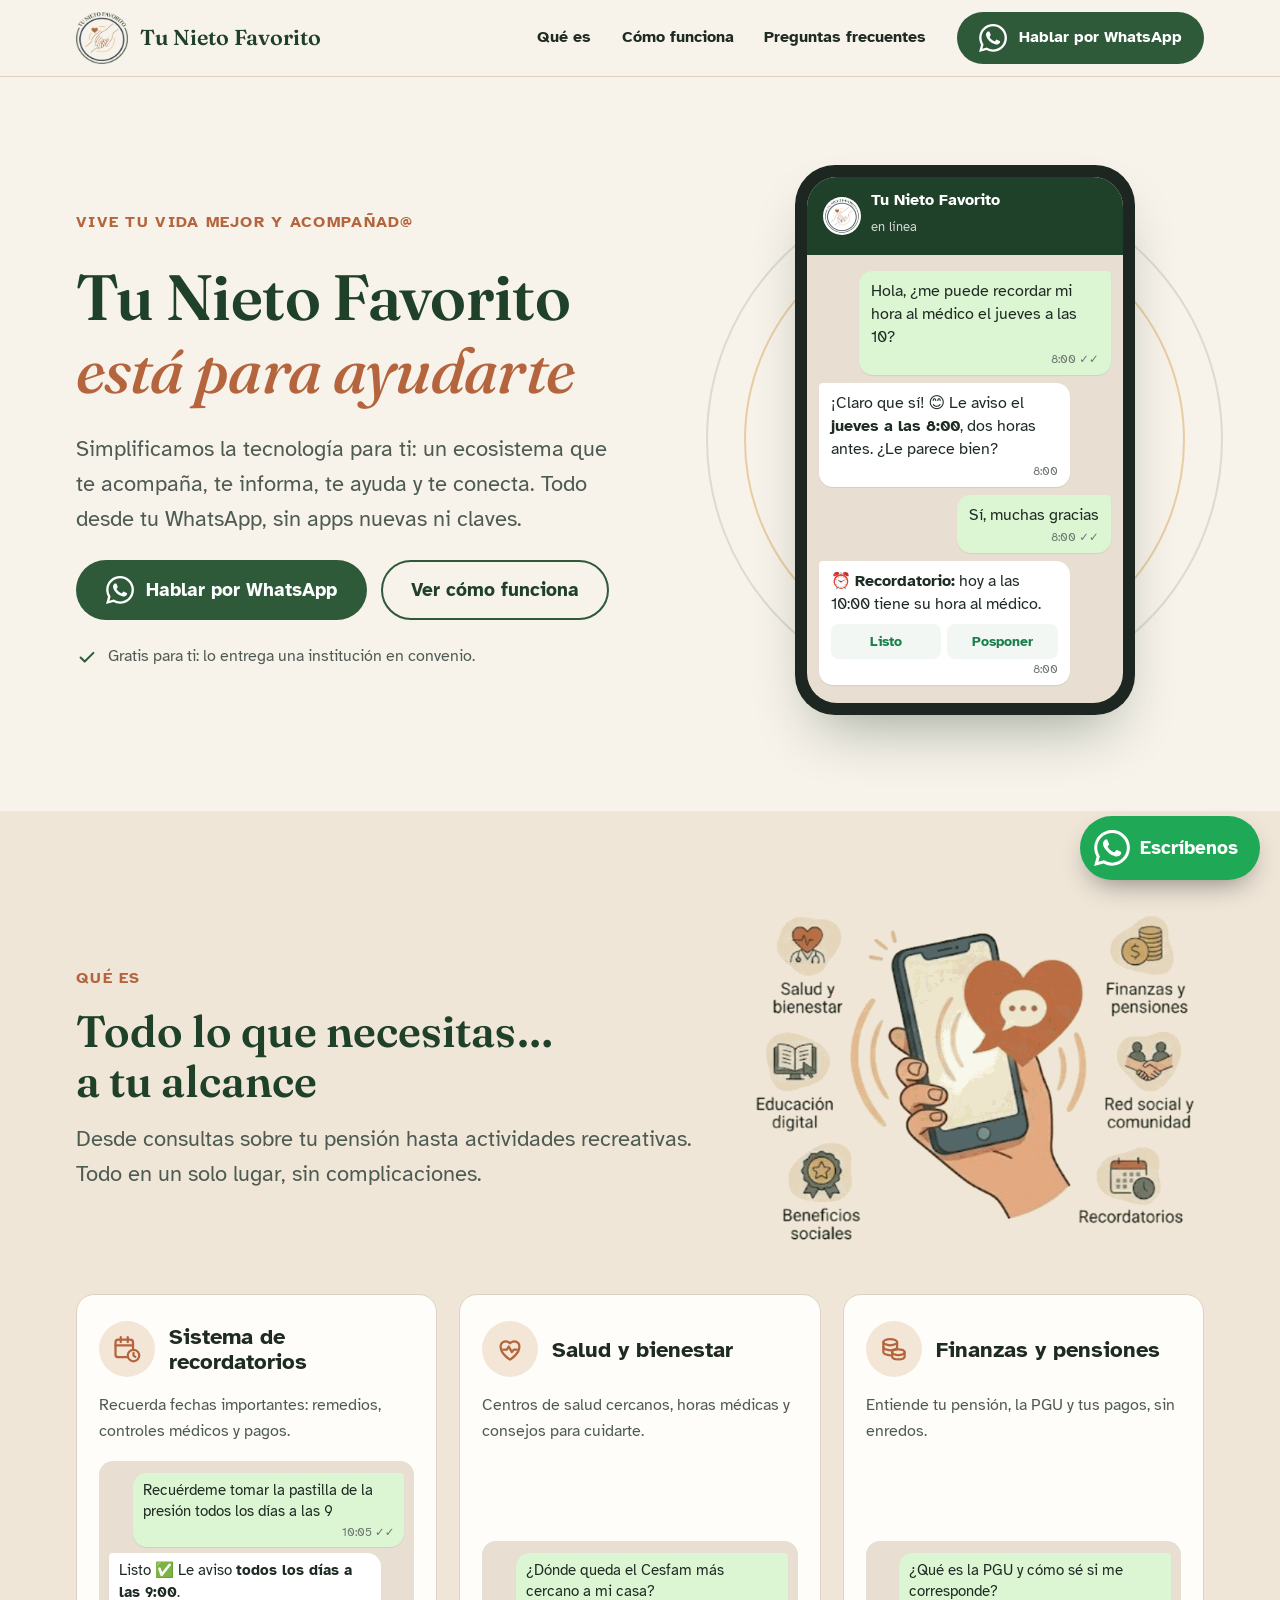
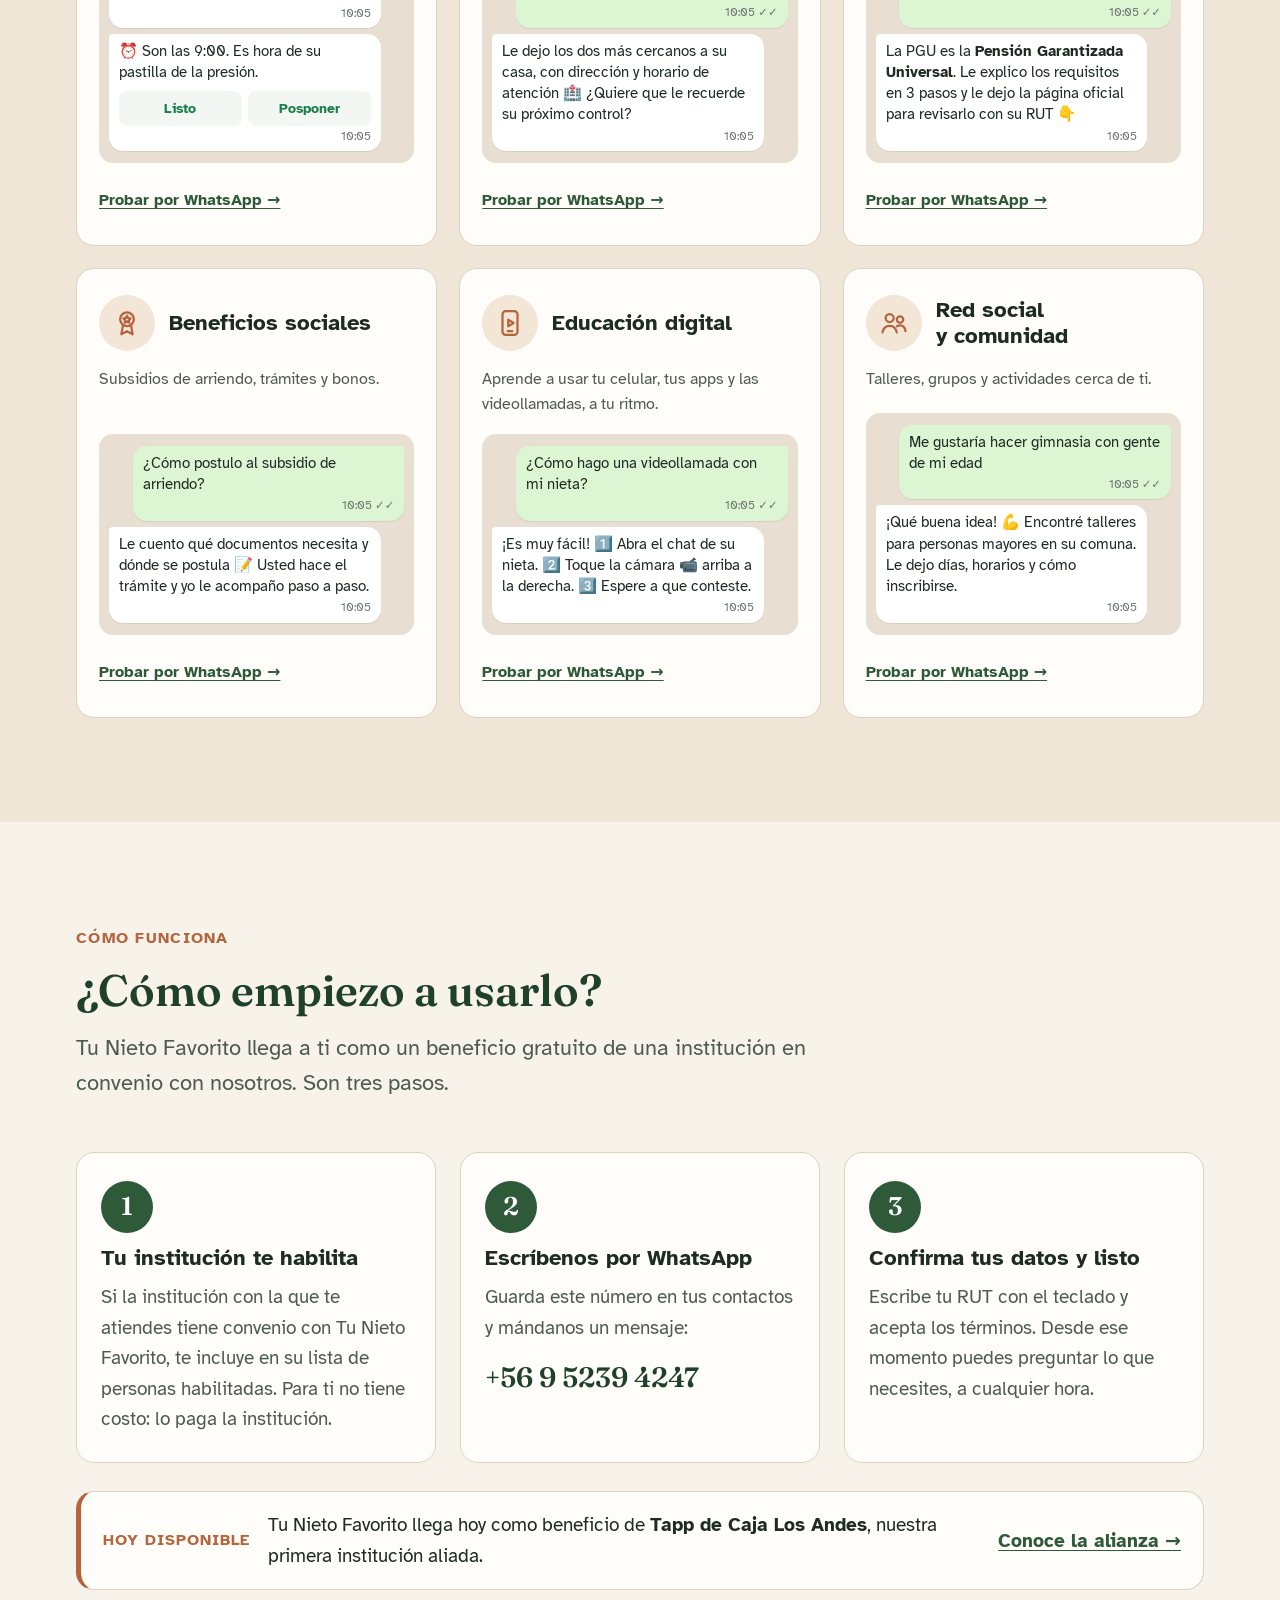
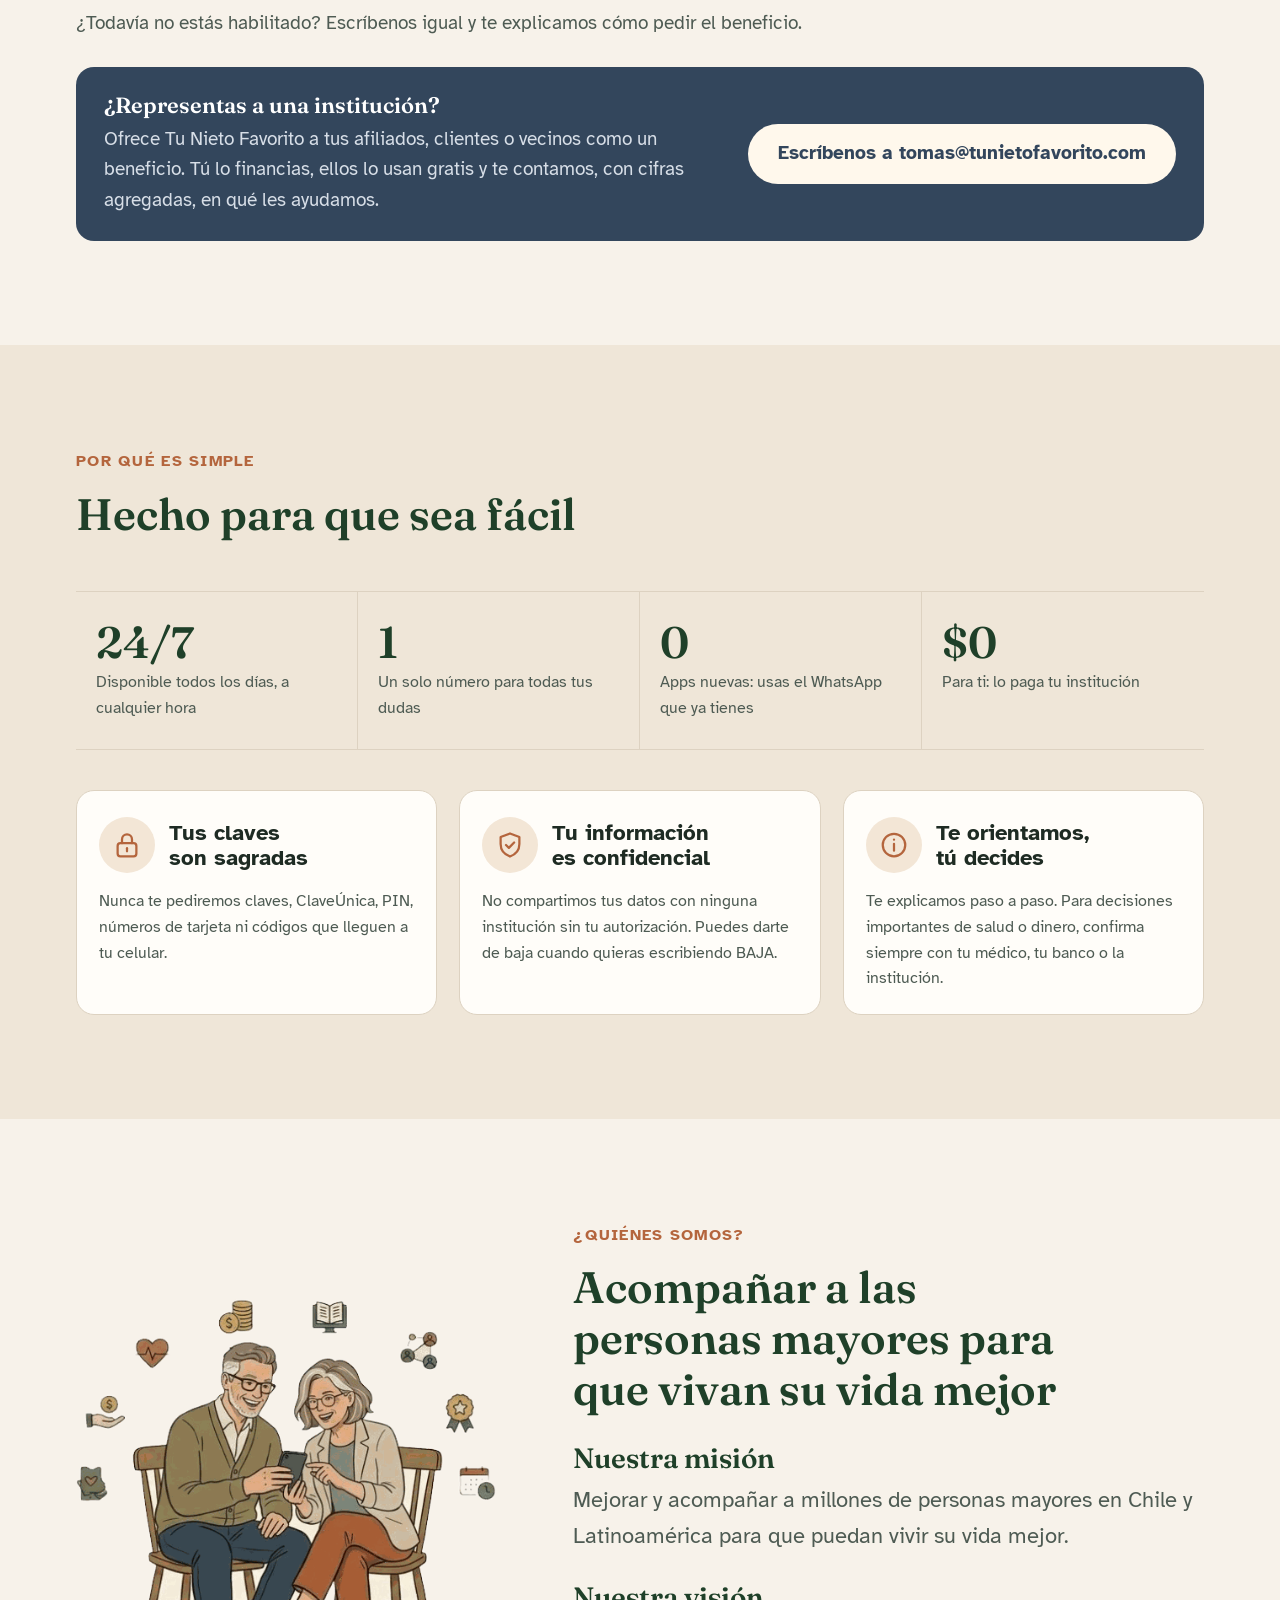
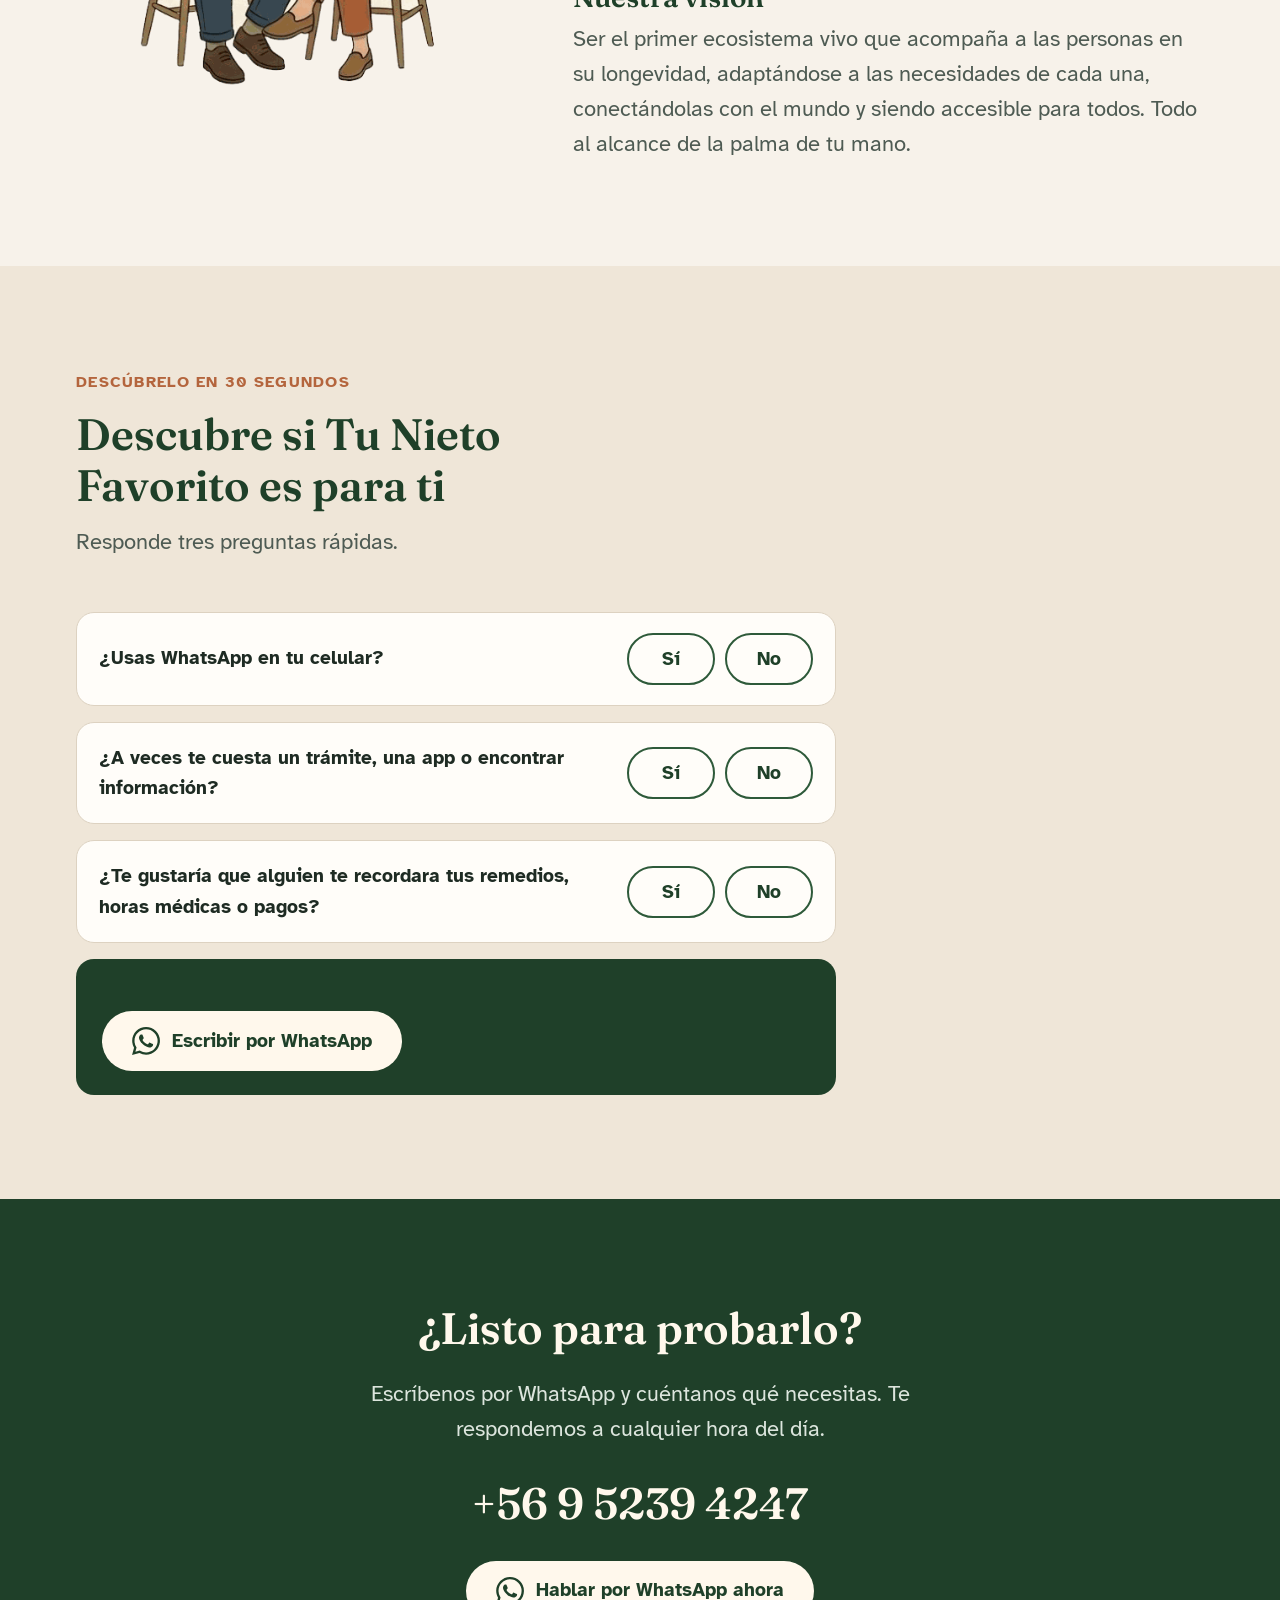
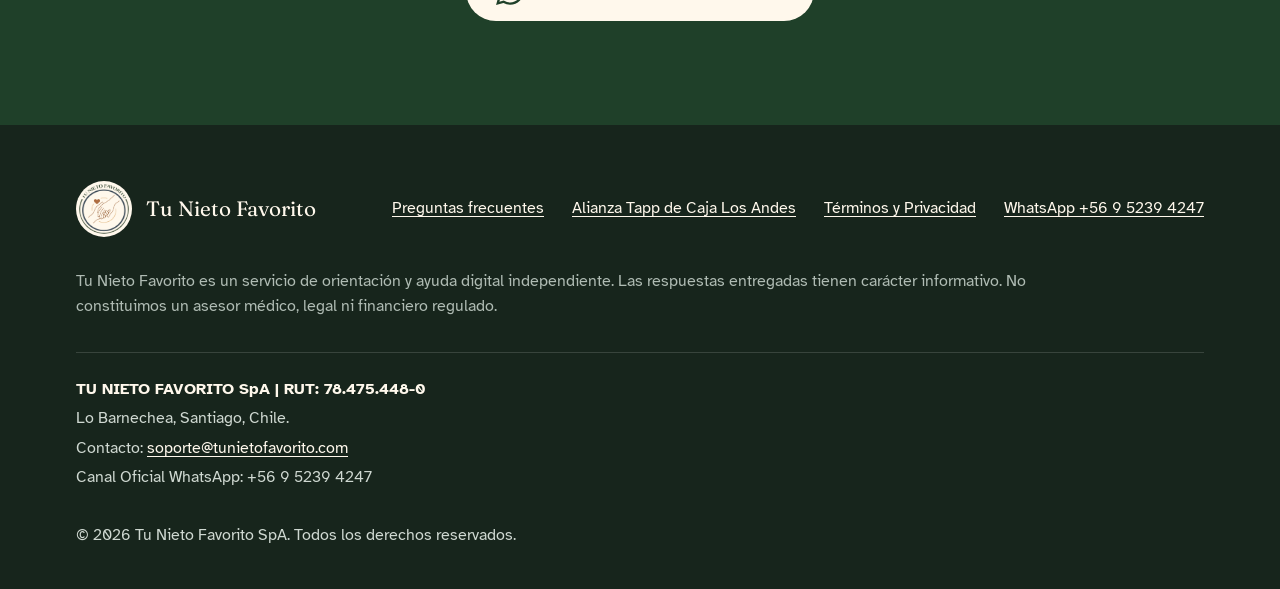
<file: index.html>
<!doctype html>
<html lang="es-CL">
<head>
<meta charset="utf-8">
<meta name="viewport" content="width=device-width, initial-scale=1, viewport-fit=cover">
<title>Tu Nieto Favorito</title>
<meta name="claude:viewport-fit-sides" content="cover">
<meta name="description" content="Tu apoyo del día a día por WhatsApp: orientación en salud, pensiones, beneficios, tecnología y recordatorios para personas mayores. Gratis para ti a través de tu institución.">
<link rel="canonical" href="https://tunietofavorito.com/">
<meta property="og:type" content="website">
<meta property="og:locale" content="es_CL">
<meta property="og:site_name" content="Tu Nieto Favorito">
<meta property="og:title" content="Tu Nieto Favorito">
<meta property="og:description" content="Tu apoyo del día a día por WhatsApp: orientación en salud, pensiones, beneficios, tecnología y recordatorios para personas mayores. Gratis para ti a través de tu institución.">
<meta property="og:url" content="https://tunietofavorito.com/">
<meta property="og:image" content="https://tunietofavorito.com/assets/og-image.jpg">
<meta name="twitter:card" content="summary_large_image">
<meta name="theme-color" content="#F7F2EA">
<link rel="icon" href="favicon.ico" sizes="any">
<link rel="icon" type="image/png" href="assets/favicon-48.png">
<link rel="apple-touch-icon" href="assets/apple-touch-icon.png">
<link rel="preconnect" href="https://fonts.googleapis.com">
<link rel="preconnect" href="https://fonts.gstatic.com" crossorigin>
<link rel="stylesheet" href="https://fonts.googleapis.com/css2?family=Atkinson+Hyperlegible:ital,wght@0,400;0,700;1,400&family=Fraunces:ital,opsz,wght@0,9..144,500;0,9..144,600;1,9..144,500&display=swap">
<link rel="stylesheet" href="assets/styles.css">

</head>
<body>
<a class="skip" href="#contenido">Saltar al contenido</a>
<header class="site-header">
  <div class="wrap">
    <a class="brand" href="./"><img src="assets/logo.png" alt="" width="52" height="52"><span>Tu Nieto Favorito</span></a>
    <button class="nav-toggle" aria-expanded="false" aria-controls="menu">Menú</button>
    <nav class="nav" id="menu" aria-label="Principal">
      <a href="./#que-es">Qué es</a>
      <a href="./#como-funciona">Cómo funciona</a>
      <a href="preguntas/">Preguntas frecuentes</a>
      <a class="btn btn--primary btn--small" href="https://wa.me/56952394247?text=Hola%2C+quiero+probar+Tu+Nieto+Favorito%2C+lo+vi+en+la+web." target="_blank" rel="noopener"><svg viewBox="0 0 24 24" aria-hidden="true" fill="currentColor"><path d="M17.47 14.38c-.3-.15-1.76-.87-2.03-.97-.27-.1-.47-.15-.67.15-.2.3-.77.97-.94 1.16-.17.2-.35.22-.64.07-.3-.15-1.26-.46-2.39-1.47-.88-.79-1.48-1.76-1.65-2.06-.17-.3-.02-.46.13-.6.13-.14.3-.35.45-.52.15-.17.2-.3.3-.5.1-.2.05-.37-.03-.52-.07-.15-.67-1.61-.92-2.2-.24-.58-.49-.5-.67-.51h-.57c-.2 0-.52.07-.8.37-.27.3-1.04 1.02-1.04 2.48s1.07 2.88 1.21 3.07c.15.2 2.1 3.2 5.08 4.49.71.31 1.26.49 1.7.63.71.22 1.36.19 1.87.12.57-.09 1.76-.72 2-1.41.25-.7.25-1.29.18-1.41-.08-.13-.27-.2-.57-.35M12.05 21.79h-.01a9.87 9.87 0 0 1-5.03-1.38l-.36-.21-3.74.98 1-3.65-.24-.37a9.86 9.86 0 0 1-1.51-5.26c0-5.45 4.44-9.88 9.89-9.88 2.64 0 5.12 1.03 6.99 2.9a9.83 9.83 0 0 1 2.89 6.99c0 5.45-4.44 9.88-9.88 9.88m8.41-18.3A11.82 11.82 0 0 0 12.05 0C5.5 0 .16 5.34.16 11.89c0 2.1.55 4.14 1.59 5.95L.06 24l6.3-1.65a11.88 11.88 0 0 0 5.69 1.45h.01c6.55 0 11.89-5.34 11.89-11.89a11.82 11.82 0 0 0-3.48-8.41z"/></svg><span>Hablar por WhatsApp</span></a>
    </nav>
  </div>
</header>
<main id="contenido">

<section class="hero">
  <div class="wrap">
    <div class="hero-copy">
      <span class="eyebrow">Vive tu vida mejor y acompañad@</span>
      <h1>Tu Nieto Favorito <em>está para ayudarte</em></h1>
      <p class="lead">Simplificamos la tecnología para ti: un ecosistema que te acompaña, te informa, te ayuda y te conecta. Todo desde tu WhatsApp, sin apps nuevas ni claves.</p>
      <div class="hero-actions">
        <a class="btn btn--primary" href="https://wa.me/56952394247?text=Hola%2C+quiero+probar+Tu+Nieto+Favorito%2C+lo+vi+en+la+web." target="_blank" rel="noopener"><svg viewBox="0 0 24 24" aria-hidden="true" fill="currentColor"><path d="M17.47 14.38c-.3-.15-1.76-.87-2.03-.97-.27-.1-.47-.15-.67.15-.2.3-.77.97-.94 1.16-.17.2-.35.22-.64.07-.3-.15-1.26-.46-2.39-1.47-.88-.79-1.48-1.76-1.65-2.06-.17-.3-.02-.46.13-.6.13-.14.3-.35.45-.52.15-.17.2-.3.3-.5.1-.2.05-.37-.03-.52-.07-.15-.67-1.61-.92-2.2-.24-.58-.49-.5-.67-.51h-.57c-.2 0-.52.07-.8.37-.27.3-1.04 1.02-1.04 2.48s1.07 2.88 1.21 3.07c.15.2 2.1 3.2 5.08 4.49.71.31 1.26.49 1.7.63.71.22 1.36.19 1.87.12.57-.09 1.76-.72 2-1.41.25-.7.25-1.29.18-1.41-.08-.13-.27-.2-.57-.35M12.05 21.79h-.01a9.87 9.87 0 0 1-5.03-1.38l-.36-.21-3.74.98 1-3.65-.24-.37a9.86 9.86 0 0 1-1.51-5.26c0-5.45 4.44-9.88 9.89-9.88 2.64 0 5.12 1.03 6.99 2.9a9.83 9.83 0 0 1 2.89 6.99c0 5.45-4.44 9.88-9.88 9.88m8.41-18.3A11.82 11.82 0 0 0 12.05 0C5.5 0 .16 5.34.16 11.89c0 2.1.55 4.14 1.59 5.95L.06 24l6.3-1.65a11.88 11.88 0 0 0 5.69 1.45h.01c6.55 0 11.89-5.34 11.89-11.89a11.82 11.82 0 0 0-3.48-8.41z"/></svg><span>Hablar por WhatsApp</span></a>
        <a class="btn btn--ghost" href="#como-funciona">Ver cómo funciona</a>
      </div>
      <p class="hero-note"><svg viewBox="0 0 24 24" aria-hidden="true" fill="none" stroke="currentColor" stroke-width="2.2" stroke-linecap="round" stroke-linejoin="round"><path d="m5 12.5 4.5 4.5L19 7.5"/></svg><span>Gratis para ti: lo entrega una institución en convenio.</span></p>
    </div>
    <div class="hero-art">
      <div class="phone" role="img" aria-label="Ejemplo: una persona pide que le recuerden su hora médica y Tu Nieto Favorito le avisa ese día">
        <div class="phone-screen">
          <div class="chat-top"><img src="assets/logo.png" alt=""><div><strong>Tu Nieto Favorito</strong><small>en línea</small></div></div>
          <div class="chat">
            <div class="msg msg--out">Hola, ¿me puede recordar mi hora al médico el jueves a las 10?<time>8:00 ✓✓</time></div>
<div class="msg msg--in">¡Claro que sí! 😊 Le aviso el <b>jueves a las 8:00</b>, dos horas antes. ¿Le parece bien?<time>8:00</time></div>
<div class="msg msg--out">Sí, muchas gracias<time>8:00 ✓✓</time></div>
<div class="msg msg--in">⏰ <b>Recordatorio:</b> hoy a las 10:00 tiene su hora al médico.<div class="msg-btns"><span>Listo</span><span>Posponer</span></div><time>8:00</time></div>
          </div>
        </div>
      </div>
    </div>
  </div>
</section>

<section class="band band--alt" id="que-es">
  <div class="wrap">
    <div class="head-split">
      <div class="section-head">
        <span class="eyebrow">Qué es</span>
        <h2>Todo lo que necesitas… a tu alcance</h2>
        <p>Desde consultas sobre tu pensión hasta actividades recreativas. Todo en un solo lugar, sin complicaciones.</p>
      </div>
      <img class="head-art" src="assets/pilares.png" alt="Una mano sostiene un celular con un corazón. Alrededor, los seis temas: salud y bienestar, finanzas y pensiones, educación digital, red social y comunidad, beneficios sociales y recordatorios" width="571" height="425">
    </div>
    <div class="pillars">
      <article class="pillar">
        <div class="pillar-head"><span class="icon"><svg viewBox="0 0 24 24" aria-hidden="true" fill="none" stroke="currentColor" stroke-width="1.8" stroke-linecap="round" stroke-linejoin="round"><rect x="2.8" y="4.5" width="14" height="14" rx="2.2"/><path d="M2.8 9h14M7 2.5v4M12.6 2.5v4"/><circle cx="17.2" cy="17.2" r="4.6" fill="#F3E6D6"/><path d="M17.2 15v2.3l1.5 1"/></svg></span><h3>Sistema de recordatorios</h3></div>
        <p class="sub">Recuerda fechas importantes: remedios, controles médicos y pagos.</p>
        <div class="mini-chat" aria-label="Ejemplo de conversación"><div class="msg msg--out">Recuérdeme tomar la pastilla de la presión todos los días a las 9<time>10:05 ✓✓</time></div>
<div class="msg msg--in">Listo ✅ Le aviso <b>todos los días a las 9:00</b>.<time>10:05</time></div>
<div class="msg msg--in">⏰ Son las 9:00. Es hora de su pastilla de la presión.<div class="msg-btns"><span>Listo</span><span>Posponer</span></div><time>10:05</time></div></div>
        <a class="pillar-cta" href="https://wa.me/56952394247?text=Hola%2C+quiero+probar+Tu+Nieto+Favorito%2C+lo+vi+en+la+web." target="_blank" rel="noopener">Probar por WhatsApp →</a>
      </article>

      <article class="pillar">
        <div class="pillar-head"><span class="icon"><svg viewBox="0 0 24 24" aria-hidden="true" fill="none" stroke="currentColor" stroke-width="1.8" stroke-linecap="round" stroke-linejoin="round"><path d="M12 20.5s-7.5-4.6-7.5-10.4A4.2 4.2 0 0 1 12 7.5a4.2 4.2 0 0 1 7.5 2.6c0 5.8-7.5 10.4-7.5 10.4z"/><path d="M6.5 12.5h3l1.5-2.5 2.5 4.5 1.5-2h2.5"/></svg></span><h3>Salud y bienestar</h3></div>
        <p class="sub">Centros de salud cercanos, horas médicas y consejos para cuidarte.</p>
        <div class="mini-chat" aria-label="Ejemplo de conversación"><div class="msg msg--out">¿Dónde queda el Cesfam más cercano a mi casa?<time>10:05 ✓✓</time></div>
<div class="msg msg--in">Le dejo los dos más cercanos a su casa, con dirección y horario de atención 🏥 ¿Quiere que le recuerde su próximo control?<time>10:05</time></div></div>
        <a class="pillar-cta" href="https://wa.me/56952394247?text=Hola%2C+quiero+probar+Tu+Nieto+Favorito%2C+lo+vi+en+la+web." target="_blank" rel="noopener">Probar por WhatsApp →</a>
      </article>

      <article class="pillar">
        <div class="pillar-head"><span class="icon"><svg viewBox="0 0 24 24" aria-hidden="true" fill="none" stroke="currentColor" stroke-width="1.8" stroke-linecap="round" stroke-linejoin="round"><ellipse cx="9" cy="6.5" rx="5.5" ry="2.5"/><path d="M3.5 6.5v4c0 1.4 2.5 2.5 5.5 2.5s5.5-1.1 5.5-2.5v-4"/><path d="M3.5 10.5v4c0 1.4 2.5 2.5 5.5 2.5"/><ellipse cx="15.5" cy="14.5" rx="5" ry="2.3"/><path d="M10.5 14.5v3.5c0 1.3 2.2 2.3 5 2.3s5-1 5-2.3v-3.5"/></svg></span><h3>Finanzas y pensiones</h3></div>
        <p class="sub">Entiende tu pensión, la PGU y tus pagos, sin enredos.</p>
        <div class="mini-chat" aria-label="Ejemplo de conversación"><div class="msg msg--out">¿Qué es la PGU y cómo sé si me corresponde?<time>10:05 ✓✓</time></div>
<div class="msg msg--in">La PGU es la <b>Pensión Garantizada Universal</b>. Le explico los requisitos en 3 pasos y le dejo la página oficial para revisarlo con su RUT 👇<time>10:05</time></div></div>
        <a class="pillar-cta" href="https://wa.me/56952394247?text=Hola%2C+quiero+probar+Tu+Nieto+Favorito%2C+lo+vi+en+la+web." target="_blank" rel="noopener">Probar por WhatsApp →</a>
      </article>

      <article class="pillar">
        <div class="pillar-head"><span class="icon"><svg viewBox="0 0 24 24" aria-hidden="true" fill="none" stroke="currentColor" stroke-width="1.8" stroke-linecap="round" stroke-linejoin="round"><circle cx="12" cy="9" r="5.5"/><path d="M8.8 13.6 7.5 21l4.5-2.4 4.5 2.4-1.3-7.4"/><path d="m12 6.2.9 1.8 2 .3-1.4 1.4.3 2-1.8-.9-1.8.9.3-2-1.4-1.4 2-.3z"/></svg></span><h3>Beneficios sociales</h3></div>
        <p class="sub">Subsidios de arriendo, trámites y bonos.</p>
        <div class="mini-chat" aria-label="Ejemplo de conversación"><div class="msg msg--out">¿Cómo postulo al subsidio de arriendo?<time>10:05 ✓✓</time></div>
<div class="msg msg--in">Le cuento qué documentos necesita y dónde se postula 📝 Usted hace el trámite y yo le acompaño paso a paso.<time>10:05</time></div></div>
        <a class="pillar-cta" href="https://wa.me/56952394247?text=Hola%2C+quiero+probar+Tu+Nieto+Favorito%2C+lo+vi+en+la+web." target="_blank" rel="noopener">Probar por WhatsApp →</a>
      </article>

      <article class="pillar">
        <div class="pillar-head"><span class="icon"><svg viewBox="0 0 24 24" aria-hidden="true" fill="none" stroke="currentColor" stroke-width="1.8" stroke-linecap="round" stroke-linejoin="round"><rect x="6" y="2.5" width="12" height="19" rx="2.6"/><path d="M10.6 9.4v5.2l4.2-2.6z"/><path d="M10.2 18.5h3.6"/></svg></span><h3>Educación digital</h3></div>
        <p class="sub">Aprende a usar tu celular, tus apps y las videollamadas, a tu ritmo.</p>
        <div class="mini-chat" aria-label="Ejemplo de conversación"><div class="msg msg--out">¿Cómo hago una videollamada con mi nieta?<time>10:05 ✓✓</time></div>
<div class="msg msg--in">¡Es muy fácil! 1️⃣ Abra el chat de su nieta. 2️⃣ Toque la cámara 📹 arriba a la derecha. 3️⃣ Espere a que conteste.<time>10:05</time></div></div>
        <a class="pillar-cta" href="https://wa.me/56952394247?text=Hola%2C+quiero+probar+Tu+Nieto+Favorito%2C+lo+vi+en+la+web." target="_blank" rel="noopener">Probar por WhatsApp →</a>
      </article>

      <article class="pillar">
        <div class="pillar-head"><span class="icon"><svg viewBox="0 0 24 24" aria-hidden="true" fill="none" stroke="currentColor" stroke-width="1.8" stroke-linecap="round" stroke-linejoin="round"><circle cx="8.5" cy="8" r="3.2"/><circle cx="16.8" cy="9.2" r="2.6"/><path d="M2.8 19.5c.6-3.3 2.9-5.3 5.7-5.3s5.1 2 5.7 5.3"/><path d="M14.4 14.6c.7-.5 1.5-.7 2.4-.7 2.3 0 4 1.7 4.4 4.6"/></svg></span><h3>Red social y comunidad</h3></div>
        <p class="sub">Talleres, grupos y actividades cerca de ti.</p>
        <div class="mini-chat" aria-label="Ejemplo de conversación"><div class="msg msg--out">Me gustaría hacer gimnasia con gente de mi edad<time>10:05 ✓✓</time></div>
<div class="msg msg--in">¡Qué buena idea! 💪 Encontré talleres para personas mayores en su comuna. Le dejo días, horarios y cómo inscribirse.<time>10:05</time></div></div>
        <a class="pillar-cta" href="https://wa.me/56952394247?text=Hola%2C+quiero+probar+Tu+Nieto+Favorito%2C+lo+vi+en+la+web." target="_blank" rel="noopener">Probar por WhatsApp →</a>
      </article>
    </div>
  </div>
</section>

<section class="band" id="como-funciona">
  <div class="wrap">
    <div class="section-head">
      <span class="eyebrow">Cómo funciona</span>
      <h2>¿Cómo empiezo a usarlo?</h2>
      <p>Tu Nieto Favorito llega a ti como un beneficio gratuito de una institución en convenio con nosotros. Son tres pasos.</p>
    </div>
    <ol class="steps">
      <li><h3>Tu institución te habilita</h3><p>Si la institución con la que te atiendes tiene convenio con Tu Nieto Favorito, te incluye en su lista de personas habilitadas. Para ti no tiene costo: lo paga la institución.</p></li>
      <li><h3>Escríbenos por WhatsApp</h3><p>Guarda este número en tus contactos y mándanos un mensaje:</p><span class="phone-number">+56 9 5239 4247</span></li>
      <li><h3>Confirma tus datos y listo</h3><p>Escribe tu RUT con el teclado y acepta los términos. Desde ese momento puedes preguntar lo que necesites, a cualquier hora.</p></li>
    </ol>
    <div class="ally-strip">
      <span class="ally-tag">Hoy disponible</span>
      <p>Tu Nieto Favorito llega hoy como beneficio de <strong>Tapp de Caja Los Andes</strong>, nuestra primera institución aliada.</p>
      <a class="ally-link" href="tapp-cla/">Conoce la alianza →</a>
    </div>
    <p style="margin-top:18px;color:var(--muted)">¿Todavía no estás habilitado? Escríbenos igual y te explicamos cómo pedir el beneficio.</p>
    <div class="callout">
      <div>
        <h3>¿Representas a una institución?</h3>
        <p>Ofrece Tu Nieto Favorito a tus afiliados, clientes o vecinos como un beneficio. Tú lo financias, ellos lo usan gratis y te contamos, con cifras agregadas, en qué les ayudamos.</p>
      </div>
      <a class="btn btn--light" href="mailto:tomas@tunietofavorito.com?subject=Quiero%20ofrecer%20Tu%20Nieto%20Favorito">Escríbenos a tomas@tunietofavorito.com</a>
    </div>
  </div>
</section>

<section class="band band--alt">
  <div class="wrap">
    <div class="section-head">
      <span class="eyebrow">Por qué es simple</span>
      <h2>Hecho para que sea fácil</h2>
    </div>
    <div class="facts">
      <div class="fact"><strong>24/7</strong><span>Disponible todos los días, a cualquier hora</span></div>
      <div class="fact"><strong>1</strong><span>Un solo número para todas tus dudas</span></div>
      <div class="fact"><strong>0</strong><span>Apps nuevas: usas el WhatsApp que ya tienes</span></div>
      <div class="fact"><strong>$0</strong><span>Para ti: lo paga tu institución</span></div>
    </div>
    <div class="pillars" style="margin-top:40px">
      <div class="pillar"><div class="pillar-head"><span class="icon"><svg viewBox="0 0 24 24" aria-hidden="true" fill="none" stroke="currentColor" stroke-width="1.8" stroke-linecap="round" stroke-linejoin="round"><rect x="4.5" y="10.5" width="15" height="10.5" rx="2.2"/><path d="M8 10.5V7.5a4 4 0 0 1 8 0v3"/><path d="M12 14.5v2.5"/></svg></span><h3>Tus claves son sagradas</h3></div><p class="sub">Nunca te pediremos claves, ClaveÚnica, PIN, números de tarjeta ni códigos que lleguen a tu celular.</p></div>
      <div class="pillar"><div class="pillar-head"><span class="icon"><svg viewBox="0 0 24 24" aria-hidden="true" fill="none" stroke="currentColor" stroke-width="1.8" stroke-linecap="round" stroke-linejoin="round"><path d="M12 2.8 4.5 5.6v5.6c0 4.8 3.2 8.4 7.5 10 4.3-1.6 7.5-5.2 7.5-10V5.6z"/><path d="m8.8 12 2.3 2.3 4.2-4.3"/></svg></span><h3>Tu información es confidencial</h3></div><p class="sub">No compartimos tus datos con ninguna institución sin tu autorización. Puedes darte de baja cuando quieras escribiendo BAJA.</p></div>
      <div class="pillar"><div class="pillar-head"><span class="icon"><svg viewBox="0 0 24 24" aria-hidden="true" fill="none" stroke="currentColor" stroke-width="1.8" stroke-linecap="round" stroke-linejoin="round"><circle cx="12" cy="12" r="9"/><path d="M12 11v5.5M12 7.6v.1"/></svg></span><h3>Te orientamos, tú decides</h3></div><p class="sub">Te explicamos paso a paso. Para decisiones importantes de salud o dinero, confirma siempre con tu médico, tu banco o la institución.</p></div>
    </div>
  </div>
</section>

<section class="band" id="quienes-somos">
  <div class="wrap about">
    <img class="about-art" src="assets/personas.png" alt="Una pareja de personas mayores sentadas mira sonriendo un celular, rodeada de íconos de salud, pensiones, aprendizaje, comunidad, beneficios y recordatorios" width="499" height="459">
    <div class="about-text">
      <div class="section-head" style="margin:0"><span class="eyebrow">¿Quiénes somos?</span><h2>Acompañar a las personas mayores para que vivan su vida mejor</h2></div>
      <div><h3>Nuestra misión</h3><p>Mejorar y acompañar a millones de personas mayores en Chile y Latinoamérica para que puedan vivir su vida mejor.</p></div>
      <div><h3>Nuestra visión</h3><p>Ser el primer ecosistema vivo que acompaña a las personas en su longevidad, adaptándose a las necesidades de cada una, conectándolas con el mundo y siendo accesible para todos. Todo al alcance de la palma de tu mano.</p></div>
    </div>
  </div>
</section>

<section class="band band--alt" id="es-para-ti">
  <div class="wrap">
    <div class="section-head">
      <span class="eyebrow">Descúbrelo en 30 segundos</span>
      <h2>Descubre si Tu Nieto Favorito es para ti</h2>
      <p>Responde tres preguntas rápidas.</p>
    </div>
    <div class="quiz" id="quiz">
      <div class="q"><p>¿Usas WhatsApp en tu celular?</p><div class="q-opts"><button data-q="q1" data-a="si" aria-pressed="false">Sí</button><button data-q="q1" data-a="no" aria-pressed="false">No</button></div></div>
      <div class="q"><p>¿A veces te cuesta un trámite, una app o encontrar información?</p><div class="q-opts"><button data-q="q2" data-a="si" aria-pressed="false">Sí</button><button data-q="q2" data-a="no" aria-pressed="false">No</button></div></div>
      <div class="q"><p>¿Te gustaría que alguien te recordara tus remedios, horas médicas o pagos?</p><div class="q-opts"><button data-q="q3" data-a="si" aria-pressed="false">Sí</button><button data-q="q3" data-a="no" aria-pressed="false">No</button></div></div>
      <div class="quiz-result" id="quiz-result" hidden aria-live="polite">
        <h3 id="quiz-title"></h3>
        <p id="quiz-text"></p>
        <a class="btn btn--light" href="https://wa.me/56952394247?text=Hola%2C+quiero+probar+Tu+Nieto+Favorito%2C+lo+vi+en+la+web." target="_blank" rel="noopener"><svg viewBox="0 0 24 24" aria-hidden="true" fill="currentColor"><path d="M17.47 14.38c-.3-.15-1.76-.87-2.03-.97-.27-.1-.47-.15-.67.15-.2.3-.77.97-.94 1.16-.17.2-.35.22-.64.07-.3-.15-1.26-.46-2.39-1.47-.88-.79-1.48-1.76-1.65-2.06-.17-.3-.02-.46.13-.6.13-.14.3-.35.45-.52.15-.17.2-.3.3-.5.1-.2.05-.37-.03-.52-.07-.15-.67-1.61-.92-2.2-.24-.58-.49-.5-.67-.51h-.57c-.2 0-.52.07-.8.37-.27.3-1.04 1.02-1.04 2.48s1.07 2.88 1.21 3.07c.15.2 2.1 3.2 5.08 4.49.71.31 1.26.49 1.7.63.71.22 1.36.19 1.87.12.57-.09 1.76-.72 2-1.41.25-.7.25-1.29.18-1.41-.08-.13-.27-.2-.57-.35M12.05 21.79h-.01a9.87 9.87 0 0 1-5.03-1.38l-.36-.21-3.74.98 1-3.65-.24-.37a9.86 9.86 0 0 1-1.51-5.26c0-5.45 4.44-9.88 9.89-9.88 2.64 0 5.12 1.03 6.99 2.9a9.83 9.83 0 0 1 2.89 6.99c0 5.45-4.44 9.88-9.88 9.88m8.41-18.3A11.82 11.82 0 0 0 12.05 0C5.5 0 .16 5.34.16 11.89c0 2.1.55 4.14 1.59 5.95L.06 24l6.3-1.65a11.88 11.88 0 0 0 5.69 1.45h.01c6.55 0 11.89-5.34 11.89-11.89a11.82 11.82 0 0 0-3.48-8.41z"/></svg><span>Escribir por WhatsApp</span></a>
      </div>
    </div>
  </div>
</section>

<section class="band band--deep final">
  <div class="wrap">
    <h2>¿Listo para probarlo?</h2>
    <p>Escríbenos por WhatsApp y cuéntanos qué necesitas. Te respondemos a cualquier hora del día.</p>
    <span class="phone-number">+56 9 5239 4247</span>
    <a class="btn btn--light" href="https://wa.me/56952394247?text=Hola%2C+quiero+probar+Tu+Nieto+Favorito%2C+lo+vi+en+la+web." target="_blank" rel="noopener"><svg viewBox="0 0 24 24" aria-hidden="true" fill="currentColor"><path d="M17.47 14.38c-.3-.15-1.76-.87-2.03-.97-.27-.1-.47-.15-.67.15-.2.3-.77.97-.94 1.16-.17.2-.35.22-.64.07-.3-.15-1.26-.46-2.39-1.47-.88-.79-1.48-1.76-1.65-2.06-.17-.3-.02-.46.13-.6.13-.14.3-.35.45-.52.15-.17.2-.3.3-.5.1-.2.05-.37-.03-.52-.07-.15-.67-1.61-.92-2.2-.24-.58-.49-.5-.67-.51h-.57c-.2 0-.52.07-.8.37-.27.3-1.04 1.02-1.04 2.48s1.07 2.88 1.21 3.07c.15.2 2.1 3.2 5.08 4.49.71.31 1.26.49 1.7.63.71.22 1.36.19 1.87.12.57-.09 1.76-.72 2-1.41.25-.7.25-1.29.18-1.41-.08-.13-.27-.2-.57-.35M12.05 21.79h-.01a9.87 9.87 0 0 1-5.03-1.38l-.36-.21-3.74.98 1-3.65-.24-.37a9.86 9.86 0 0 1-1.51-5.26c0-5.45 4.44-9.88 9.89-9.88 2.64 0 5.12 1.03 6.99 2.9a9.83 9.83 0 0 1 2.89 6.99c0 5.45-4.44 9.88-9.88 9.88m8.41-18.3A11.82 11.82 0 0 0 12.05 0C5.5 0 .16 5.34.16 11.89c0 2.1.55 4.14 1.59 5.95L.06 24l6.3-1.65a11.88 11.88 0 0 0 5.69 1.45h.01c6.55 0 11.89-5.34 11.89-11.89a11.82 11.82 0 0 0-3.48-8.41z"/></svg><span>Hablar por WhatsApp ahora</span></a>
  </div>
</section>

</main>
<footer class="site-footer">
  <div class="wrap">
    <div class="footer-top">
      <div class="footer-brand"><img src="assets/logo.png" alt="" width="56" height="56"><span>Tu Nieto Favorito</span></div>
      <nav class="footer-links" aria-label="Pie de página">
        <a href="preguntas/">Preguntas frecuentes</a>
        <a href="tapp-cla/">Alianza Tapp de Caja Los Andes</a>
        <a href="terminos/">Términos y Privacidad</a>
        <a href="https://wa.me/56952394247?text=Hola%2C+quiero+probar+Tu+Nieto+Favorito%2C+lo+vi+en+la+web." target="_blank" rel="noopener">WhatsApp +56 9 5239 4247</a>
      </nav>
    </div>
    <p class="disclaimer">Tu Nieto Favorito es un servicio de orientación y ayuda digital independiente. Las respuestas entregadas tienen carácter informativo. No constituimos un asesor médico, legal ni financiero regulado.</p>
    <div class="legal">
      <strong>TU NIETO FAVORITO SpA | RUT: 78.475.448-0</strong>
      <span>Lo Barnechea, Santiago, Chile.</span>
      <span>Contacto: <a href="mailto:soporte@tunietofavorito.com">soporte@tunietofavorito.com</a></span>
      <span>Canal Oficial WhatsApp: +56 9 5239 4247</span>
    </div>
    <p>© 2026 Tu Nieto Favorito SpA. Todos los derechos reservados.</p>
  </div>
</footer>
<a class="wa-float" href="https://wa.me/56952394247?text=Hola%2C+quiero+probar+Tu+Nieto+Favorito%2C+lo+vi+en+la+web." target="_blank" rel="noopener" aria-label="Hablar por WhatsApp con Tu Nieto Favorito"><svg viewBox="0 0 24 24" aria-hidden="true" fill="currentColor"><path d="M17.47 14.38c-.3-.15-1.76-.87-2.03-.97-.27-.1-.47-.15-.67.15-.2.3-.77.97-.94 1.16-.17.2-.35.22-.64.07-.3-.15-1.26-.46-2.39-1.47-.88-.79-1.48-1.76-1.65-2.06-.17-.3-.02-.46.13-.6.13-.14.3-.35.45-.52.15-.17.2-.3.3-.5.1-.2.05-.37-.03-.52-.07-.15-.67-1.61-.92-2.2-.24-.58-.49-.5-.67-.51h-.57c-.2 0-.52.07-.8.37-.27.3-1.04 1.02-1.04 2.48s1.07 2.88 1.21 3.07c.15.2 2.1 3.2 5.08 4.49.71.31 1.26.49 1.7.63.71.22 1.36.19 1.87.12.57-.09 1.76-.72 2-1.41.25-.7.25-1.29.18-1.41-.08-.13-.27-.2-.57-.35M12.05 21.79h-.01a9.87 9.87 0 0 1-5.03-1.38l-.36-.21-3.74.98 1-3.65-.24-.37a9.86 9.86 0 0 1-1.51-5.26c0-5.45 4.44-9.88 9.89-9.88 2.64 0 5.12 1.03 6.99 2.9a9.83 9.83 0 0 1 2.89 6.99c0 5.45-4.44 9.88-9.88 9.88m8.41-18.3A11.82 11.82 0 0 0 12.05 0C5.5 0 .16 5.34.16 11.89c0 2.1.55 4.14 1.59 5.95L.06 24l6.3-1.65a11.88 11.88 0 0 0 5.69 1.45h.01c6.55 0 11.89-5.34 11.89-11.89a11.82 11.82 0 0 0-3.48-8.41z"/></svg><span>Escríbenos</span></a>
<script src="assets/site.js"></script>
</body>
</html>
</file>
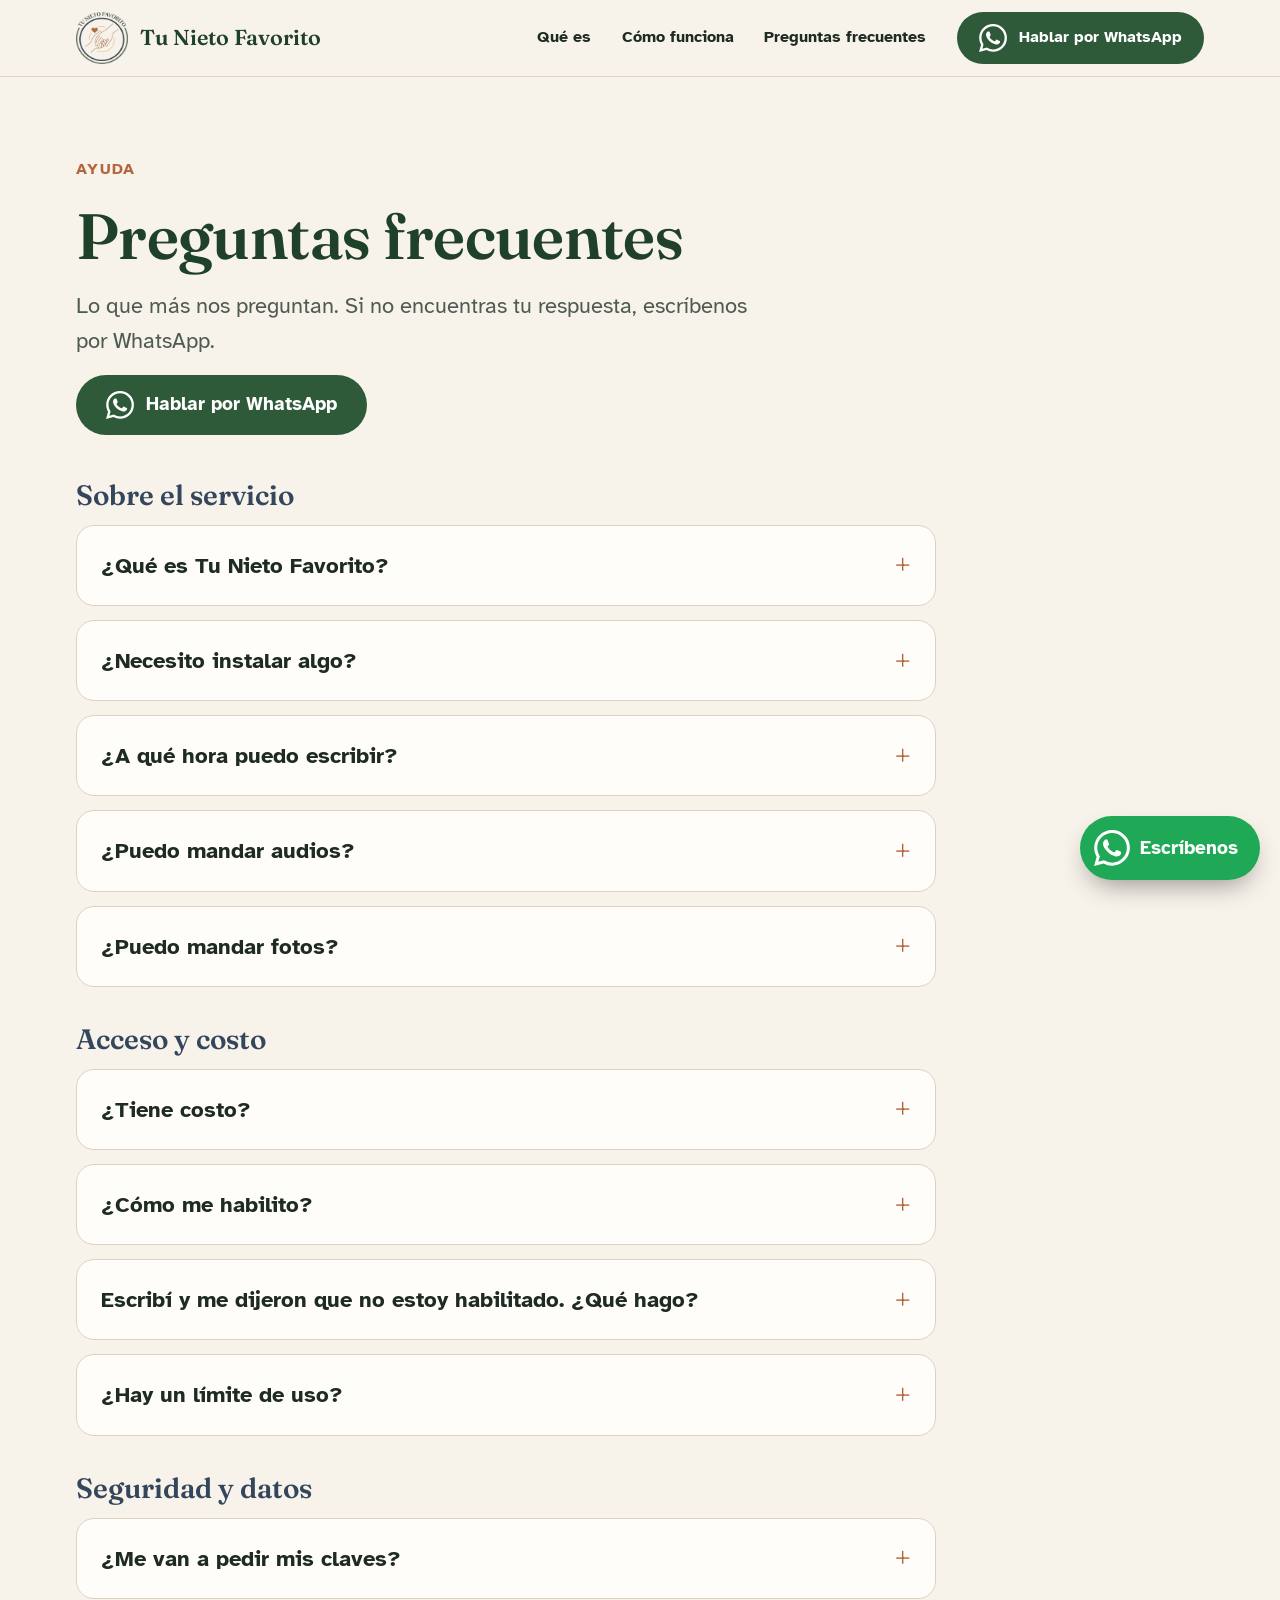
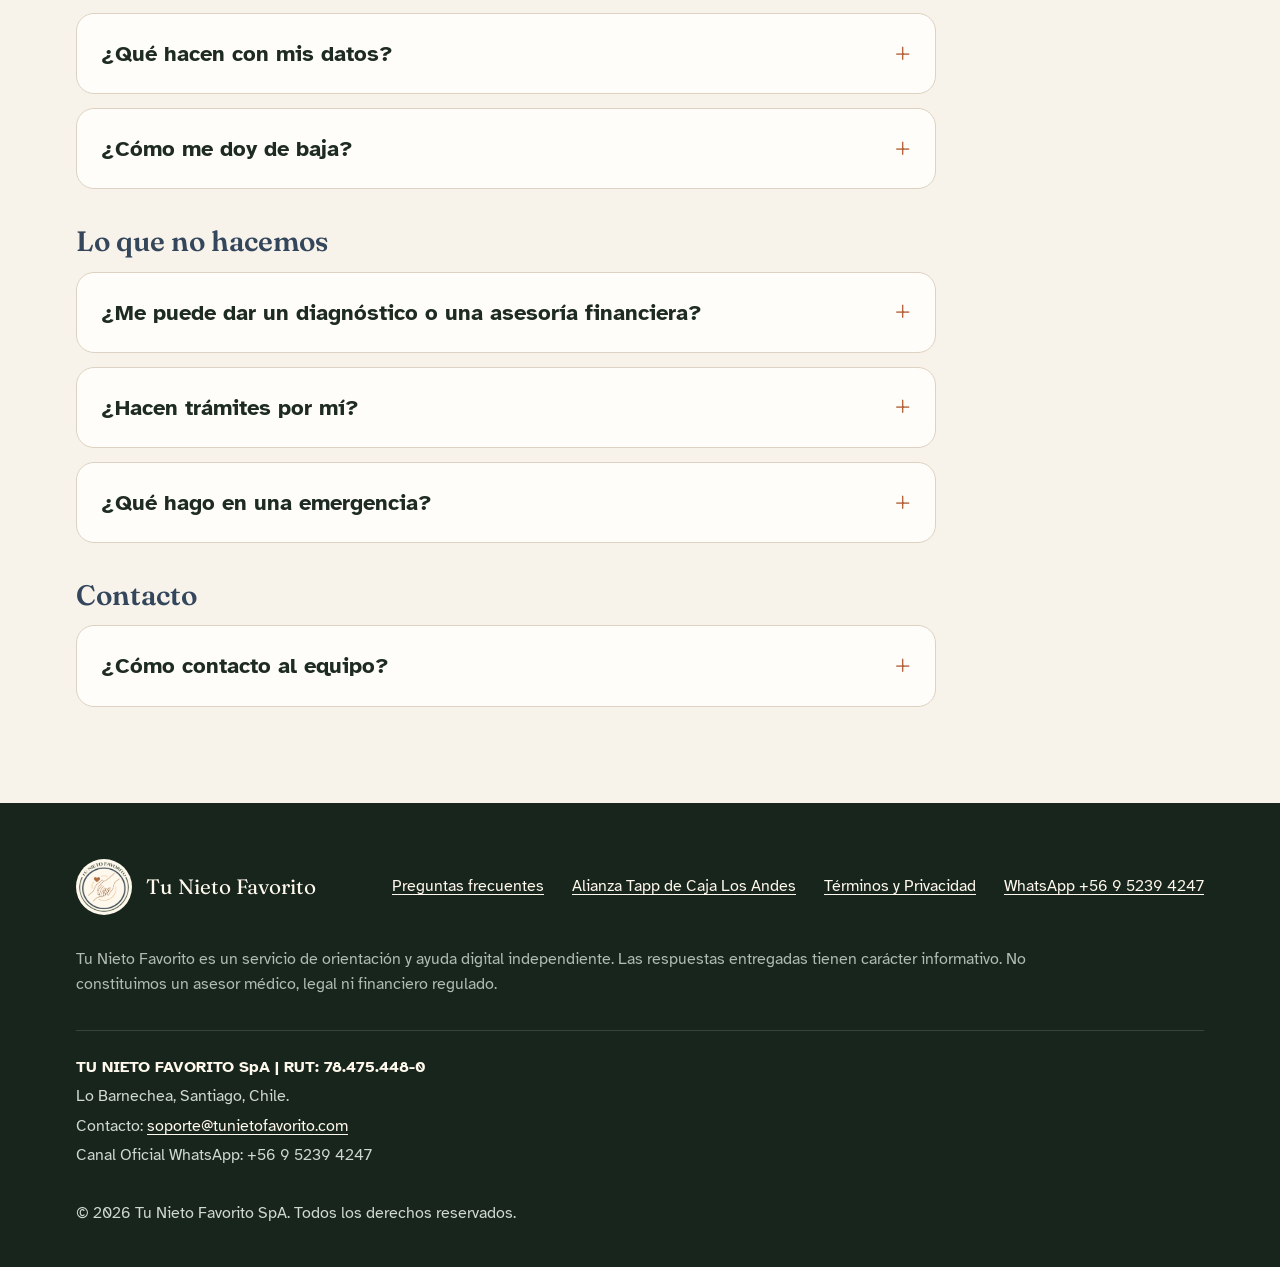
<file: preguntas/index.html>
<!doctype html>
<html lang="es-CL">
<head>
<meta charset="utf-8">
<meta name="viewport" content="width=device-width, initial-scale=1, viewport-fit=cover">
<title>Preguntas frecuentes | Tu Nieto Favorito</title>
<meta name="claude:viewport-fit-sides" content="cover">
<meta name="description" content="Respuestas sobre Tu Nieto Favorito: cómo habilitarte, costo, seguridad de tus datos, cupo mensual y cómo darte de baja.">
<link rel="canonical" href="https://tunietofavorito.com/preguntas/">
<meta property="og:type" content="website">
<meta property="og:locale" content="es_CL">
<meta property="og:site_name" content="Tu Nieto Favorito">
<meta property="og:title" content="Preguntas frecuentes | Tu Nieto Favorito">
<meta property="og:description" content="Respuestas sobre Tu Nieto Favorito: cómo habilitarte, costo, seguridad de tus datos, cupo mensual y cómo darte de baja.">
<meta property="og:url" content="https://tunietofavorito.com/preguntas/">
<meta property="og:image" content="https://tunietofavorito.com/assets/og-image.jpg">
<meta name="twitter:card" content="summary_large_image">
<meta name="theme-color" content="#F7F2EA">
<link rel="icon" href="../favicon.ico" sizes="any">
<link rel="icon" type="image/png" href="../assets/favicon-48.png">
<link rel="apple-touch-icon" href="../assets/apple-touch-icon.png">
<link rel="preconnect" href="https://fonts.googleapis.com">
<link rel="preconnect" href="https://fonts.gstatic.com" crossorigin>
<link rel="stylesheet" href="https://fonts.googleapis.com/css2?family=Atkinson+Hyperlegible:ital,wght@0,400;0,700;1,400&family=Fraunces:ital,opsz,wght@0,9..144,500;0,9..144,600;1,9..144,500&display=swap">
<link rel="stylesheet" href="../assets/styles.css">

</head>
<body>
<a class="skip" href="#contenido">Saltar al contenido</a>
<header class="site-header">
  <div class="wrap">
    <a class="brand" href="../"><img src="../assets/logo.png" alt="" width="52" height="52"><span>Tu Nieto Favorito</span></a>
    <button class="nav-toggle" aria-expanded="false" aria-controls="menu">Menú</button>
    <nav class="nav" id="menu" aria-label="Principal">
      <a href="../#que-es">Qué es</a>
      <a href="../#como-funciona">Cómo funciona</a>
      <a href="../preguntas/">Preguntas frecuentes</a>
      <a class="btn btn--primary btn--small" href="https://wa.me/56952394247?text=Hola%2C+quiero+probar+Tu+Nieto+Favorito%2C+lo+vi+en+la+web." target="_blank" rel="noopener"><svg viewBox="0 0 24 24" aria-hidden="true" fill="currentColor"><path d="M17.47 14.38c-.3-.15-1.76-.87-2.03-.97-.27-.1-.47-.15-.67.15-.2.3-.77.97-.94 1.16-.17.2-.35.22-.64.07-.3-.15-1.26-.46-2.39-1.47-.88-.79-1.48-1.76-1.65-2.06-.17-.3-.02-.46.13-.6.13-.14.3-.35.45-.52.15-.17.2-.3.3-.5.1-.2.05-.37-.03-.52-.07-.15-.67-1.61-.92-2.2-.24-.58-.49-.5-.67-.51h-.57c-.2 0-.52.07-.8.37-.27.3-1.04 1.02-1.04 2.48s1.07 2.88 1.21 3.07c.15.2 2.1 3.2 5.08 4.49.71.31 1.26.49 1.7.63.71.22 1.36.19 1.87.12.57-.09 1.76-.72 2-1.41.25-.7.25-1.29.18-1.41-.08-.13-.27-.2-.57-.35M12.05 21.79h-.01a9.87 9.87 0 0 1-5.03-1.38l-.36-.21-3.74.98 1-3.65-.24-.37a9.86 9.86 0 0 1-1.51-5.26c0-5.45 4.44-9.88 9.89-9.88 2.64 0 5.12 1.03 6.99 2.9a9.83 9.83 0 0 1 2.89 6.99c0 5.45-4.44 9.88-9.88 9.88m8.41-18.3A11.82 11.82 0 0 0 12.05 0C5.5 0 .16 5.34.16 11.89c0 2.1.55 4.14 1.59 5.95L.06 24l6.3-1.65a11.88 11.88 0 0 0 5.69 1.45h.01c6.55 0 11.89-5.34 11.89-11.89a11.82 11.82 0 0 0-3.48-8.41z"/></svg><span>Hablar por WhatsApp</span></a>
    </nav>
  </div>
</header>
<main id="contenido">

<section class="page-hero"><div class="wrap">
  <span class="eyebrow">Ayuda</span>
  <h1>Preguntas frecuentes</h1>
  <p>Lo que más nos preguntan. Si no encuentras tu respuesta, escríbenos por WhatsApp.</p>
  <div><a class="btn btn--primary" href="https://wa.me/56952394247?text=Hola%2C+quiero+probar+Tu+Nieto+Favorito%2C+lo+vi+en+la+web." target="_blank" rel="noopener"><svg viewBox="0 0 24 24" aria-hidden="true" fill="currentColor"><path d="M17.47 14.38c-.3-.15-1.76-.87-2.03-.97-.27-.1-.47-.15-.67.15-.2.3-.77.97-.94 1.16-.17.2-.35.22-.64.07-.3-.15-1.26-.46-2.39-1.47-.88-.79-1.48-1.76-1.65-2.06-.17-.3-.02-.46.13-.6.13-.14.3-.35.45-.52.15-.17.2-.3.3-.5.1-.2.05-.37-.03-.52-.07-.15-.67-1.61-.92-2.2-.24-.58-.49-.5-.67-.51h-.57c-.2 0-.52.07-.8.37-.27.3-1.04 1.02-1.04 2.48s1.07 2.88 1.21 3.07c.15.2 2.1 3.2 5.08 4.49.71.31 1.26.49 1.7.63.71.22 1.36.19 1.87.12.57-.09 1.76-.72 2-1.41.25-.7.25-1.29.18-1.41-.08-.13-.27-.2-.57-.35M12.05 21.79h-.01a9.87 9.87 0 0 1-5.03-1.38l-.36-.21-3.74.98 1-3.65-.24-.37a9.86 9.86 0 0 1-1.51-5.26c0-5.45 4.44-9.88 9.89-9.88 2.64 0 5.12 1.03 6.99 2.9a9.83 9.83 0 0 1 2.89 6.99c0 5.45-4.44 9.88-9.88 9.88m8.41-18.3A11.82 11.82 0 0 0 12.05 0C5.5 0 .16 5.34.16 11.89c0 2.1.55 4.14 1.59 5.95L.06 24l6.3-1.65a11.88 11.88 0 0 0 5.69 1.45h.01c6.55 0 11.89-5.34 11.89-11.89a11.82 11.82 0 0 0-3.48-8.41z"/></svg><span>Hablar por WhatsApp</span></a></div>
</div></section>
<section><div class="wrap"><div class="faq"><h2 class="faq-group">Sobre el servicio</h2><details><summary>¿Qué es Tu Nieto Favorito?</summary><div class="answer"><p>Es un servicio de acompañamiento y orientación para personas mayores que funciona por WhatsApp. Te responde un asistente con inteligencia artificial, supervisado por un equipo de personas.</p><p>Te ayuda con dudas de salud, pensiones, beneficios sociales, uso del celular, actividades y recordatorios.</p></div></details><details><summary>¿Necesito instalar algo?</summary><div class="answer"><p>No. Solo necesitas WhatsApp, el mismo que ya usas para hablar con tu familia. No hay apps nuevas ni claves que recordar.</p></div></details><details><summary>¿A qué hora puedo escribir?</summary><div class="answer"><p>A cualquier hora, todos los días del año.</p></div></details><details><summary>¿Puedo mandar audios?</summary><div class="answer"><p>Sí. Puedes escribir o mandar mensajes de voz. Los audios se transcriben para poder responderte.</p></div></details><details><summary>¿Puedo mandar fotos?</summary><div class="answer"><p>Sí. Puedes mandar la foto de una boleta, una receta, una carta o la captura de un mensaje que no entiendas: leemos el texto que aparece y te explicamos en simple qué hacer. Por ahora no abrimos archivos PDF; en ese caso, mándanos una foto del documento.</p></div></details><h2 class="faq-group">Acceso y costo</h2><details><summary>¿Tiene costo?</summary><div class="answer"><p>Para ti no tiene costo ($0). Accedes a través del Plan Corporativo TNF, que paga la institución que te ofrece el beneficio (hoy, Tapp de Caja Los Andes).</p><p>La gratuidad aplica al servicio de Tu Nieto Favorito, no a los productos, beneficios o servicios de esa institución: sus condiciones y costos, si los hay, los define cada una.</p></div></details><details><summary>¿Cómo me habilito?</summary><div class="answer"><p>El servicio se activa a través de una institución en convenio. La institución te incluye en su lista de personas habilitadas y luego tú nos escribes al +56 9 5239 4247.</p><p>En tu primer mensaje te pediremos tu RUT, escrito con el teclado, para confirmar que eres parte del beneficio.</p></div></details><details><summary>Escribí y me dijeron que no estoy habilitado. ¿Qué hago?</summary><div class="answer"><p>Significa que tu RUT todavía no está en la lista de una institución en convenio. En el mismo chat te explicamos cómo pedir el beneficio.</p></div></details><details><summary>¿Hay un límite de uso?</summary><div class="answer"><p>Sí. Para que el servicio sea sostenible, cada persona tiene un cupo mensual. Te avisamos cuando te acerques al límite y el servicio vuelve a estar disponible el día 1 del mes siguiente.</p></div></details><h2 class="faq-group">Seguridad y datos</h2><details><summary>¿Me van a pedir mis claves?</summary><div class="answer"><p>Nunca. No te pediremos claves, contraseñas, ClaveÚnica, PIN, números de tarjeta ni códigos que lleguen a tu celular.</p><p>Desconfía de cualquier mensaje que te los pida, aunque diga ser de Tu Nieto Favorito o de tu institución.</p></div></details><details><summary>¿Qué hacen con mis datos?</summary><div class="answer"><p>Guardamos solo lo necesario para ayudarte mejor, de forma confidencial. No compartimos tu información con ninguna institución sin tu autorización.</p><p>Puedes pedir ver, corregir o borrar tus datos en cualquier momento. Todo el detalle está en la <a href="../terminos/#datos">Política de Privacidad</a>.</p></div></details><details><summary>¿Cómo me doy de baja?</summary><div class="answer"><p>Escribe <b>BAJA</b> en el chat. Te pediremos confirmarlo para evitar errores y luego borraremos tus datos como se explica en los términos. Si cambias de opinión, puedes volver a escribirnos.</p></div></details><h2 class="faq-group">Lo que no hacemos</h2><details><summary>¿Me puede dar un diagnóstico o una asesoría financiera?</summary><div class="answer"><p>No. Te orientamos e informamos, pero no somos un servicio médico, legal ni financiero. Para decisiones importantes, confirma siempre con tu médico, tu banco o la institución que corresponda.</p></div></details><details><summary>¿Hacen trámites por mí?</summary><div class="answer"><p>No hacemos trámites en tu nombre, no firmamos documentos ni movemos dinero. Te explicamos paso a paso cómo hacerlos tú.</p></div></details><details><summary>¿Qué hago en una emergencia?</summary><div class="answer"><p>Tu Nieto Favorito no es un servicio de urgencia. Ante una emergencia de salud llama al <b>131</b>. Si necesitas apoyo emocional urgente, llama al <b>*4141</b>.</p></div></details><h2 class="faq-group">Contacto</h2><details><summary>¿Cómo contacto al equipo?</summary><div class="answer"><p>Escríbenos a <a href="mailto:soporte@tunietofavorito.com">soporte@tunietofavorito.com</a>.</p></div></details></div></div></section>

</main>
<footer class="site-footer">
  <div class="wrap">
    <div class="footer-top">
      <div class="footer-brand"><img src="../assets/logo.png" alt="" width="56" height="56"><span>Tu Nieto Favorito</span></div>
      <nav class="footer-links" aria-label="Pie de página">
        <a href="../preguntas/">Preguntas frecuentes</a>
        <a href="../tapp-cla/">Alianza Tapp de Caja Los Andes</a>
        <a href="../terminos/">Términos y Privacidad</a>
        <a href="https://wa.me/56952394247?text=Hola%2C+quiero+probar+Tu+Nieto+Favorito%2C+lo+vi+en+la+web." target="_blank" rel="noopener">WhatsApp +56 9 5239 4247</a>
      </nav>
    </div>
    <p class="disclaimer">Tu Nieto Favorito es un servicio de orientación y ayuda digital independiente. Las respuestas entregadas tienen carácter informativo. No constituimos un asesor médico, legal ni financiero regulado.</p>
    <div class="legal">
      <strong>TU NIETO FAVORITO SpA | RUT: 78.475.448-0</strong>
      <span>Lo Barnechea, Santiago, Chile.</span>
      <span>Contacto: <a href="mailto:soporte@tunietofavorito.com">soporte@tunietofavorito.com</a></span>
      <span>Canal Oficial WhatsApp: +56 9 5239 4247</span>
    </div>
    <p>© 2026 Tu Nieto Favorito SpA. Todos los derechos reservados.</p>
  </div>
</footer>
<a class="wa-float" href="https://wa.me/56952394247?text=Hola%2C+quiero+probar+Tu+Nieto+Favorito%2C+lo+vi+en+la+web." target="_blank" rel="noopener" aria-label="Hablar por WhatsApp con Tu Nieto Favorito"><svg viewBox="0 0 24 24" aria-hidden="true" fill="currentColor"><path d="M17.47 14.38c-.3-.15-1.76-.87-2.03-.97-.27-.1-.47-.15-.67.15-.2.3-.77.97-.94 1.16-.17.2-.35.22-.64.07-.3-.15-1.26-.46-2.39-1.47-.88-.79-1.48-1.76-1.65-2.06-.17-.3-.02-.46.13-.6.13-.14.3-.35.45-.52.15-.17.2-.3.3-.5.1-.2.05-.37-.03-.52-.07-.15-.67-1.61-.92-2.2-.24-.58-.49-.5-.67-.51h-.57c-.2 0-.52.07-.8.37-.27.3-1.04 1.02-1.04 2.48s1.07 2.88 1.21 3.07c.15.2 2.1 3.2 5.08 4.49.71.31 1.26.49 1.7.63.71.22 1.36.19 1.87.12.57-.09 1.76-.72 2-1.41.25-.7.25-1.29.18-1.41-.08-.13-.27-.2-.57-.35M12.05 21.79h-.01a9.87 9.87 0 0 1-5.03-1.38l-.36-.21-3.74.98 1-3.65-.24-.37a9.86 9.86 0 0 1-1.51-5.26c0-5.45 4.44-9.88 9.89-9.88 2.64 0 5.12 1.03 6.99 2.9a9.83 9.83 0 0 1 2.89 6.99c0 5.45-4.44 9.88-9.88 9.88m8.41-18.3A11.82 11.82 0 0 0 12.05 0C5.5 0 .16 5.34.16 11.89c0 2.1.55 4.14 1.59 5.95L.06 24l6.3-1.65a11.88 11.88 0 0 0 5.69 1.45h.01c6.55 0 11.89-5.34 11.89-11.89a11.82 11.82 0 0 0-3.48-8.41z"/></svg><span>Escríbenos</span></a>
<script src="../assets/site.js"></script>
</body>
</html>
</file>
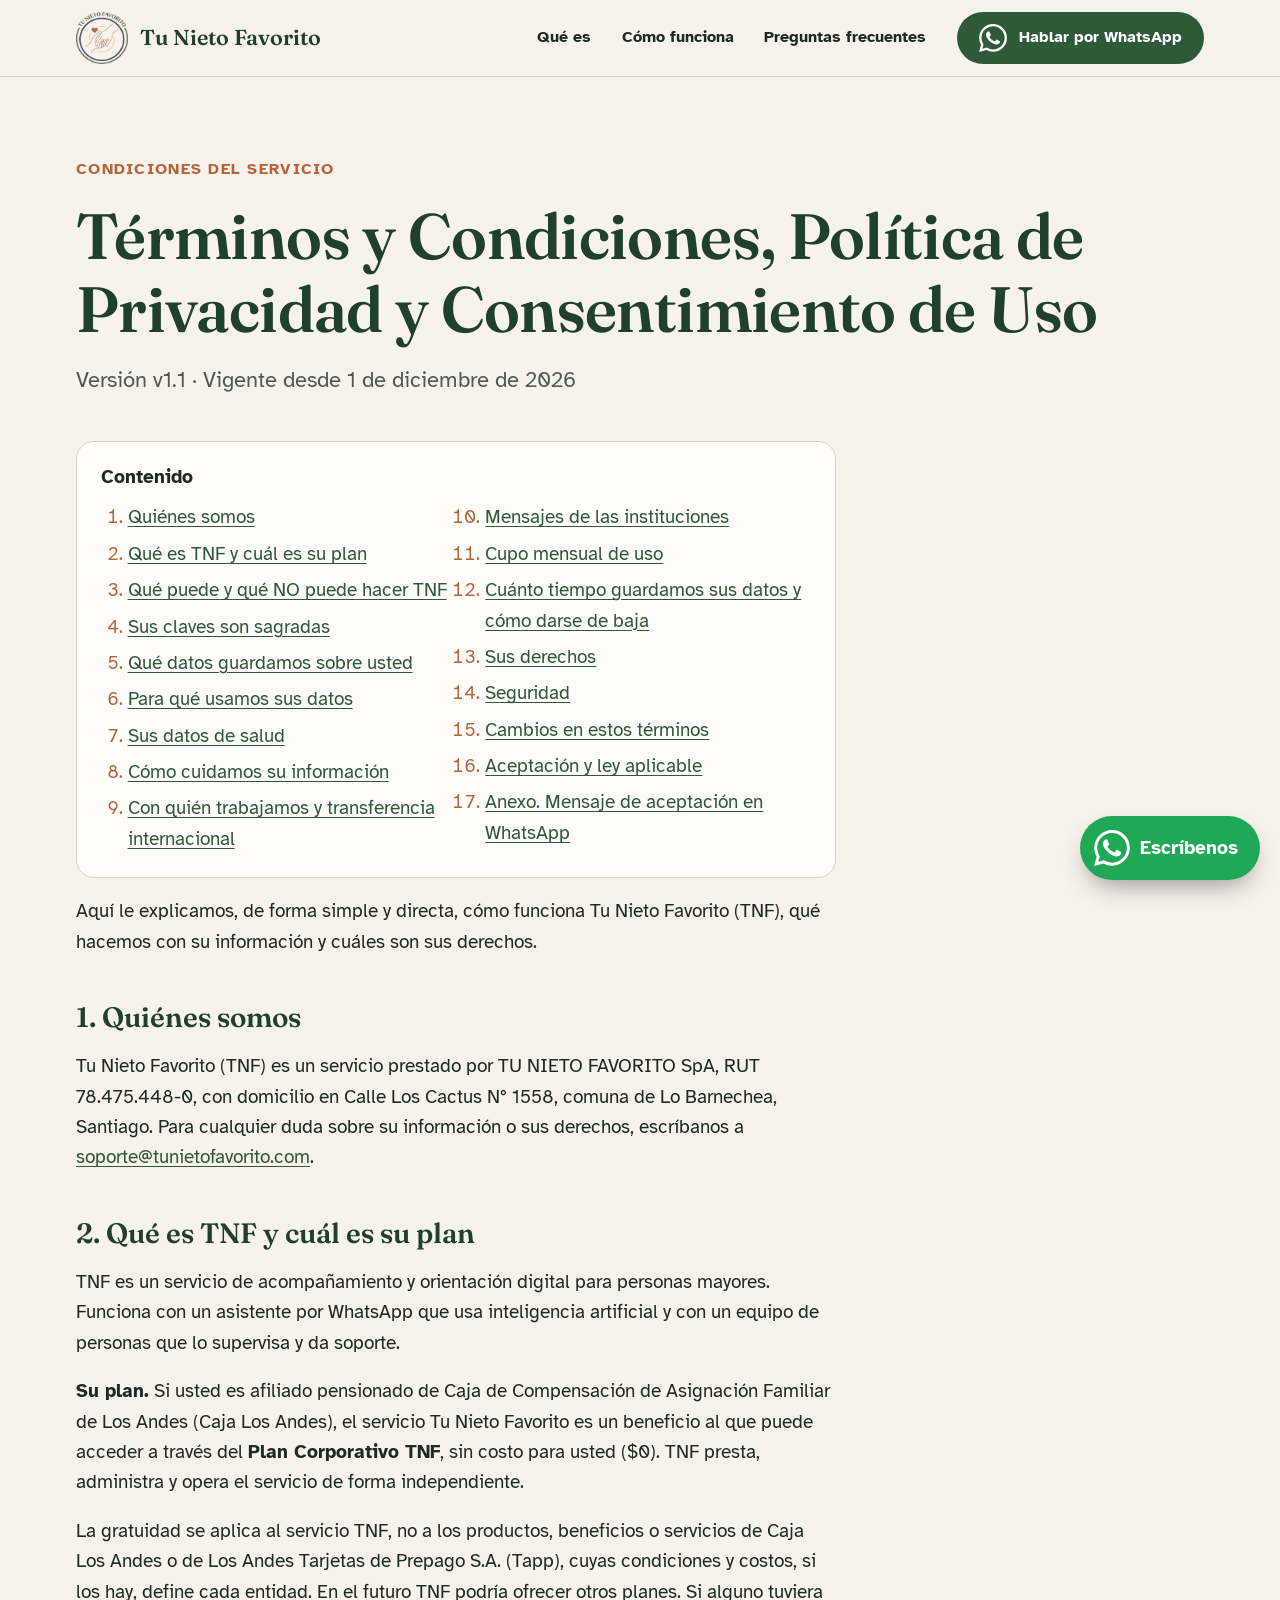
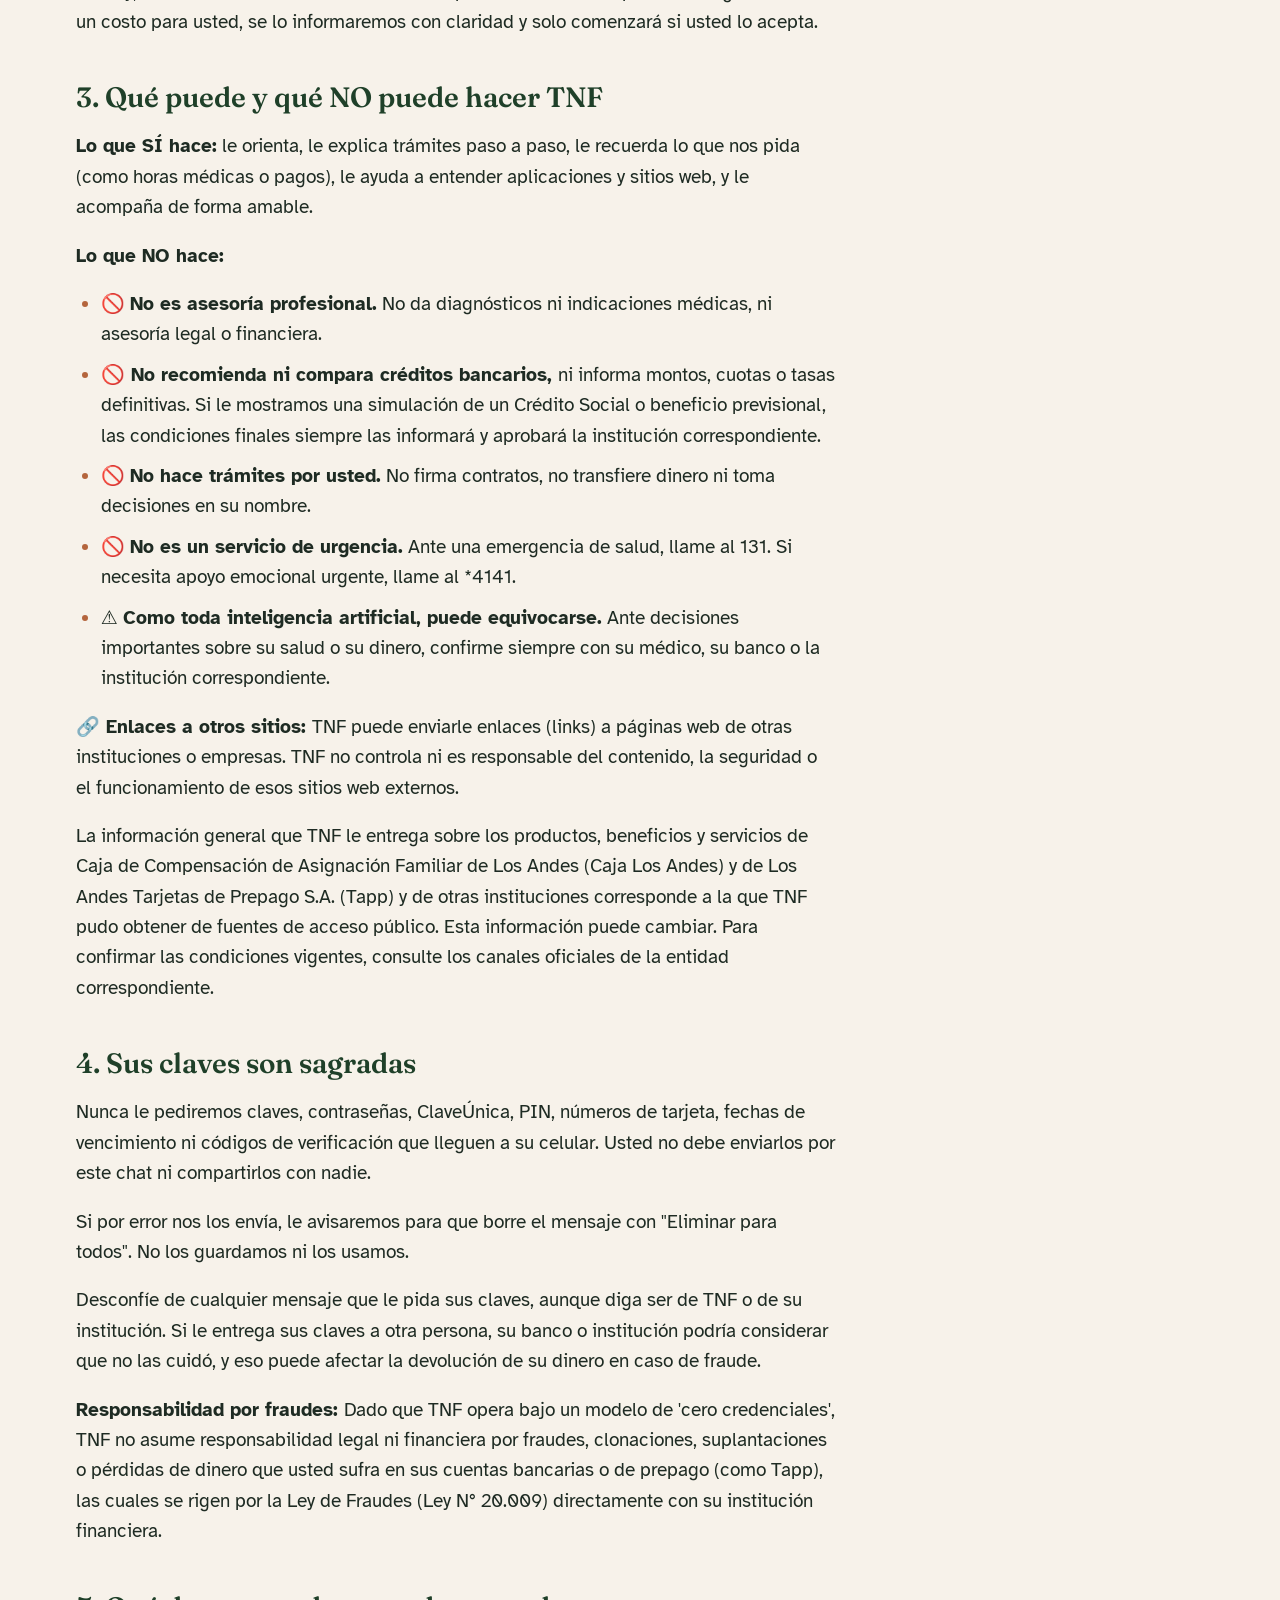
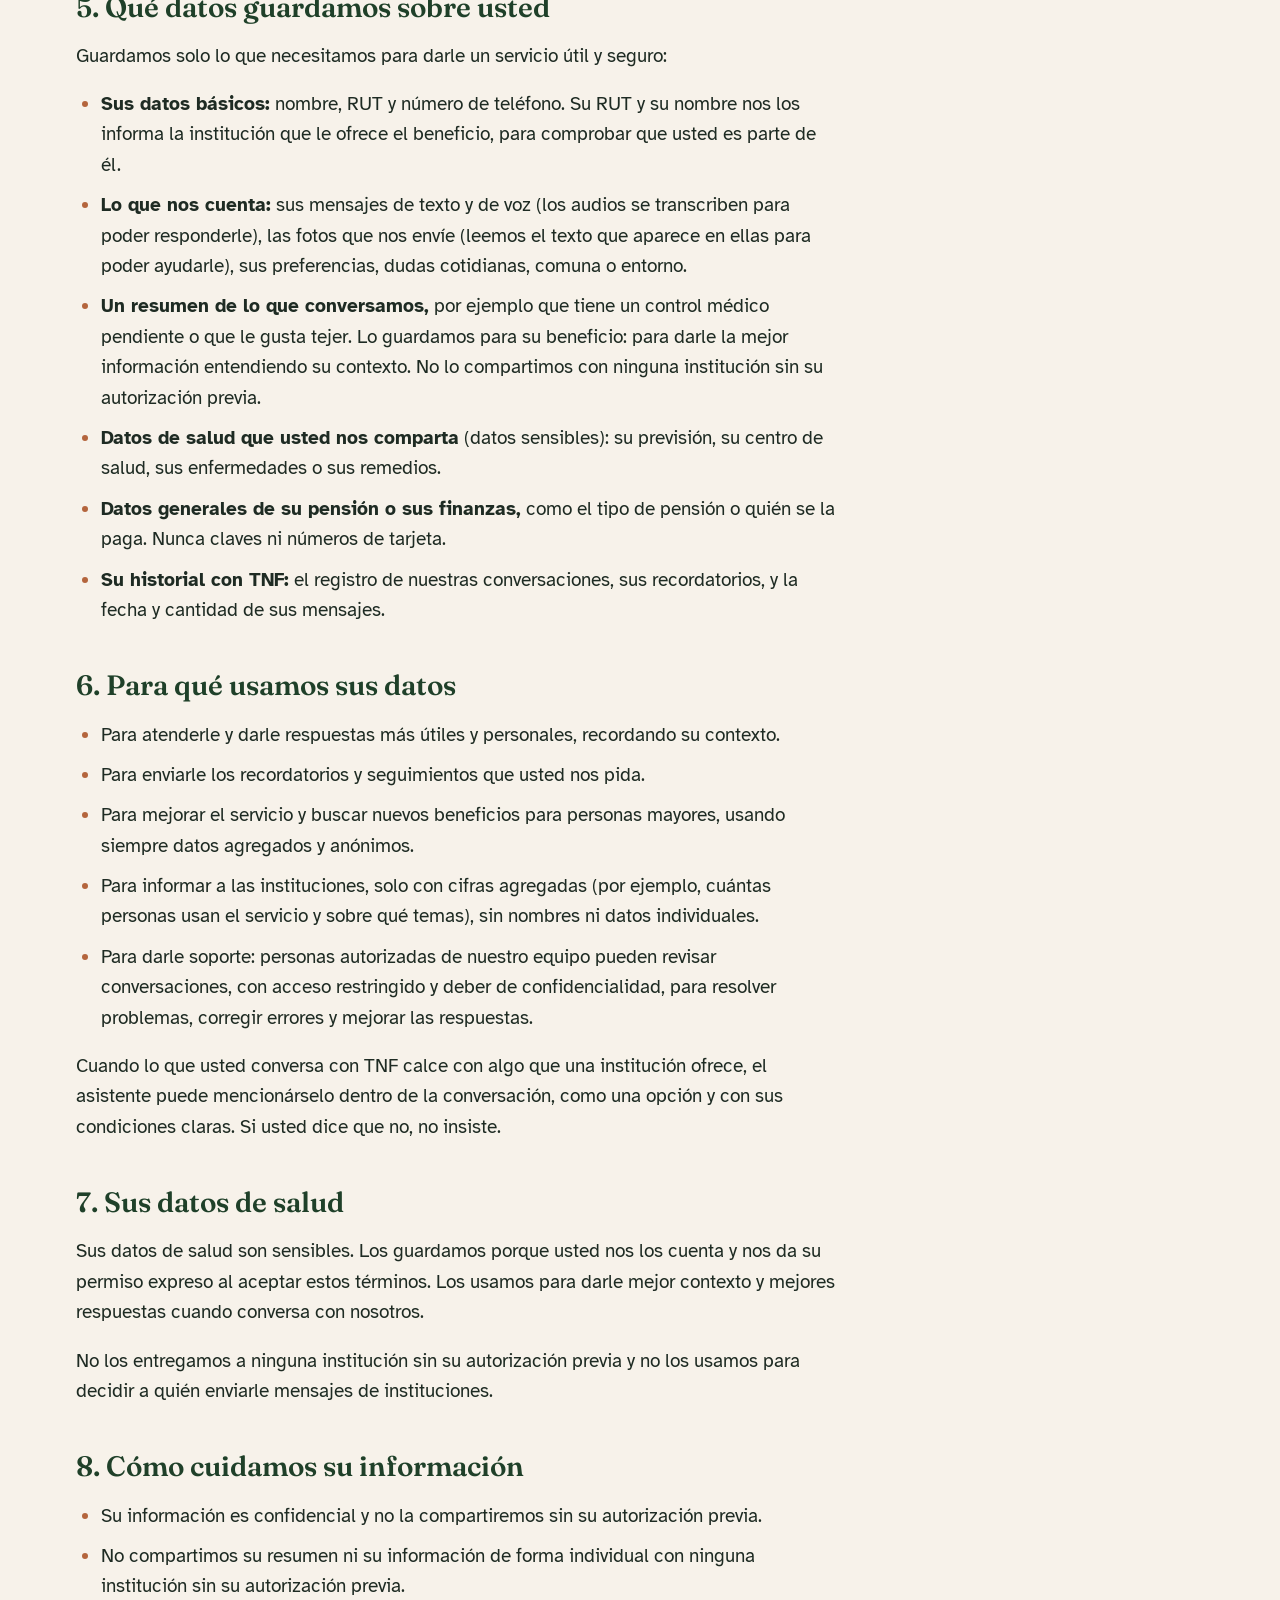
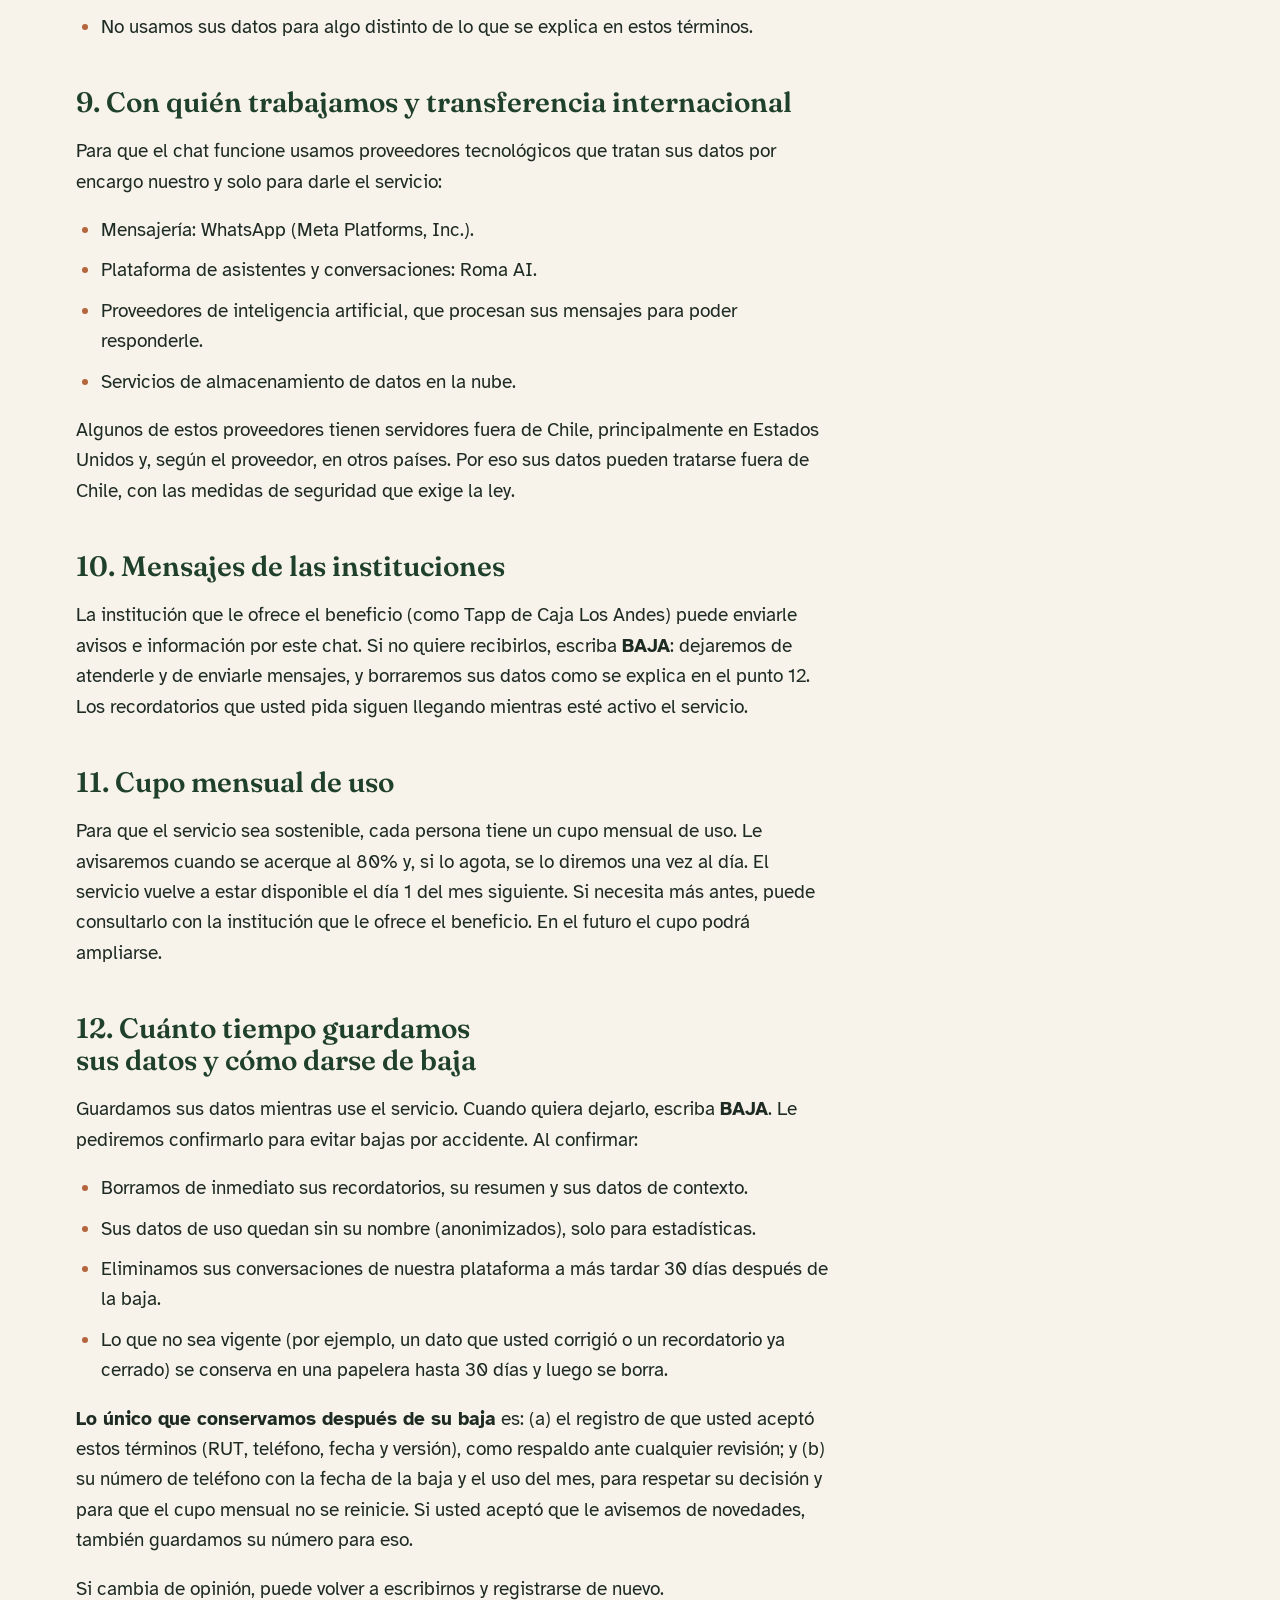
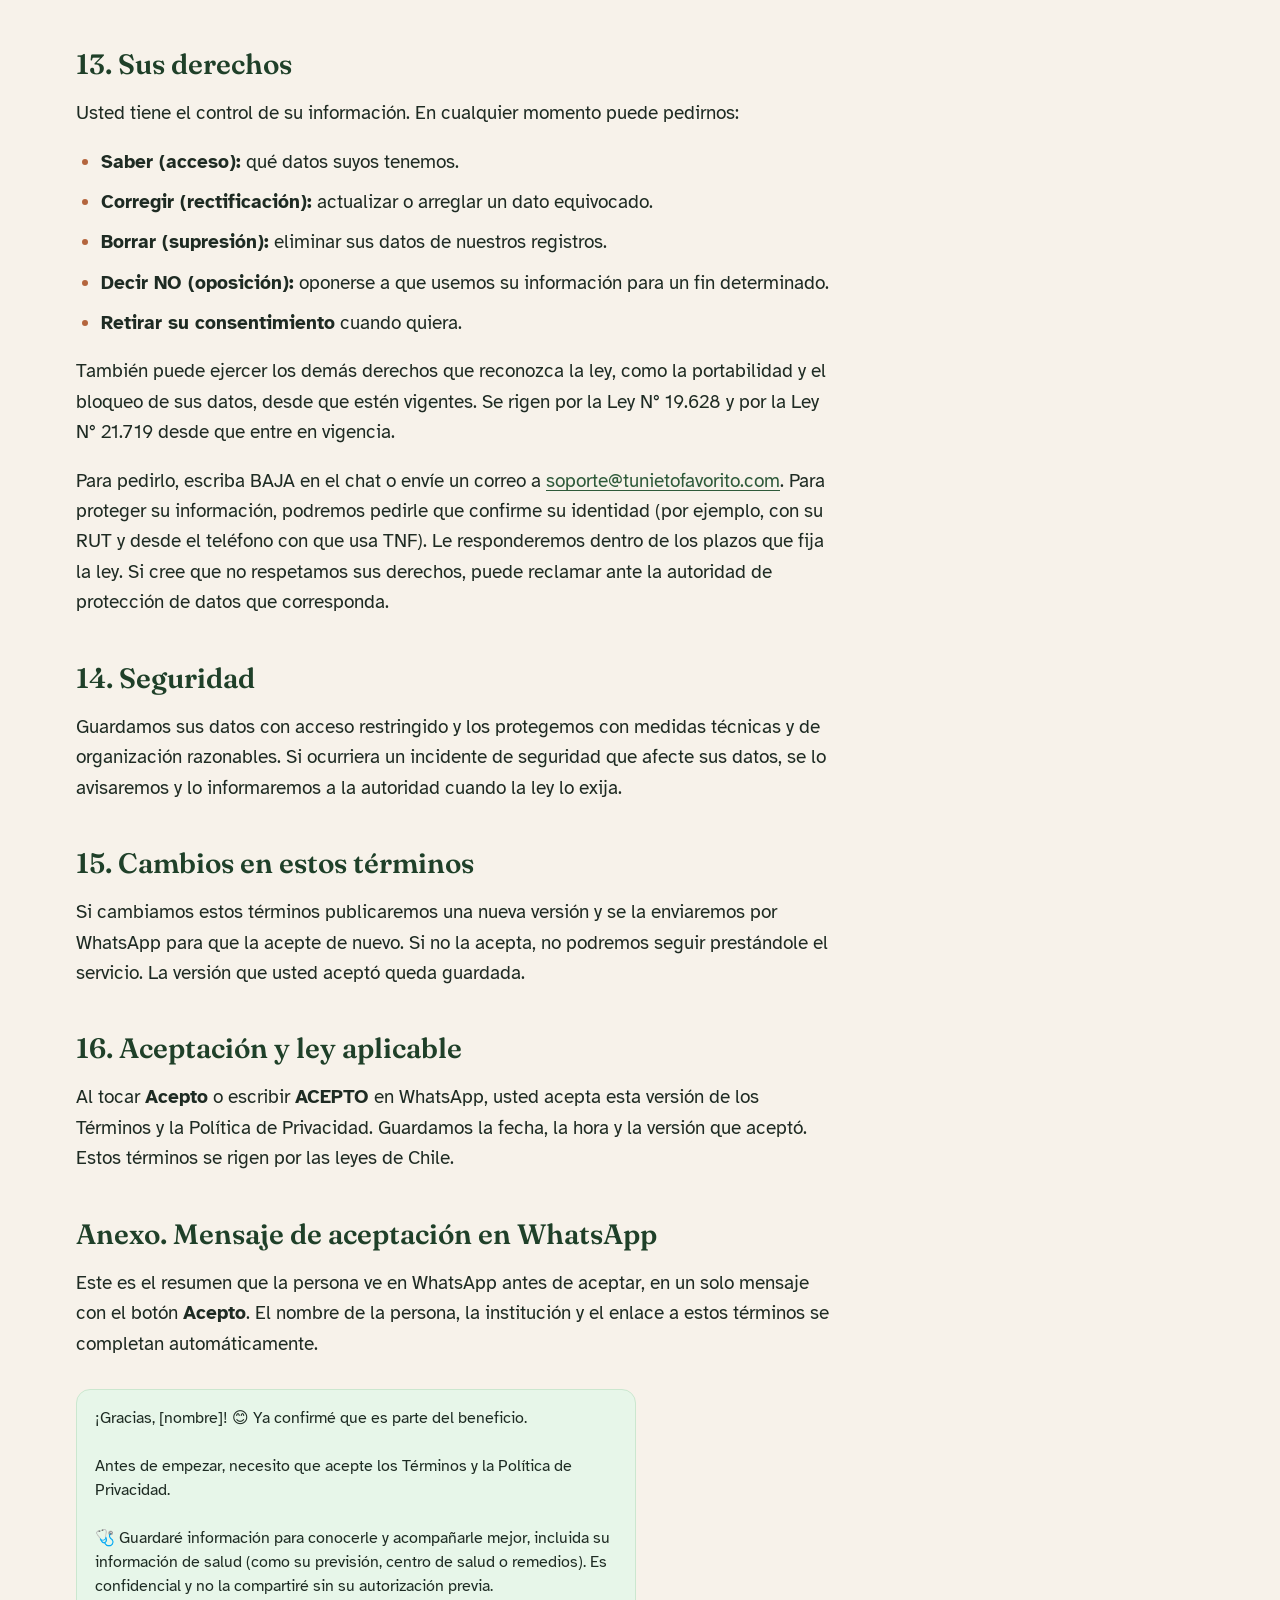
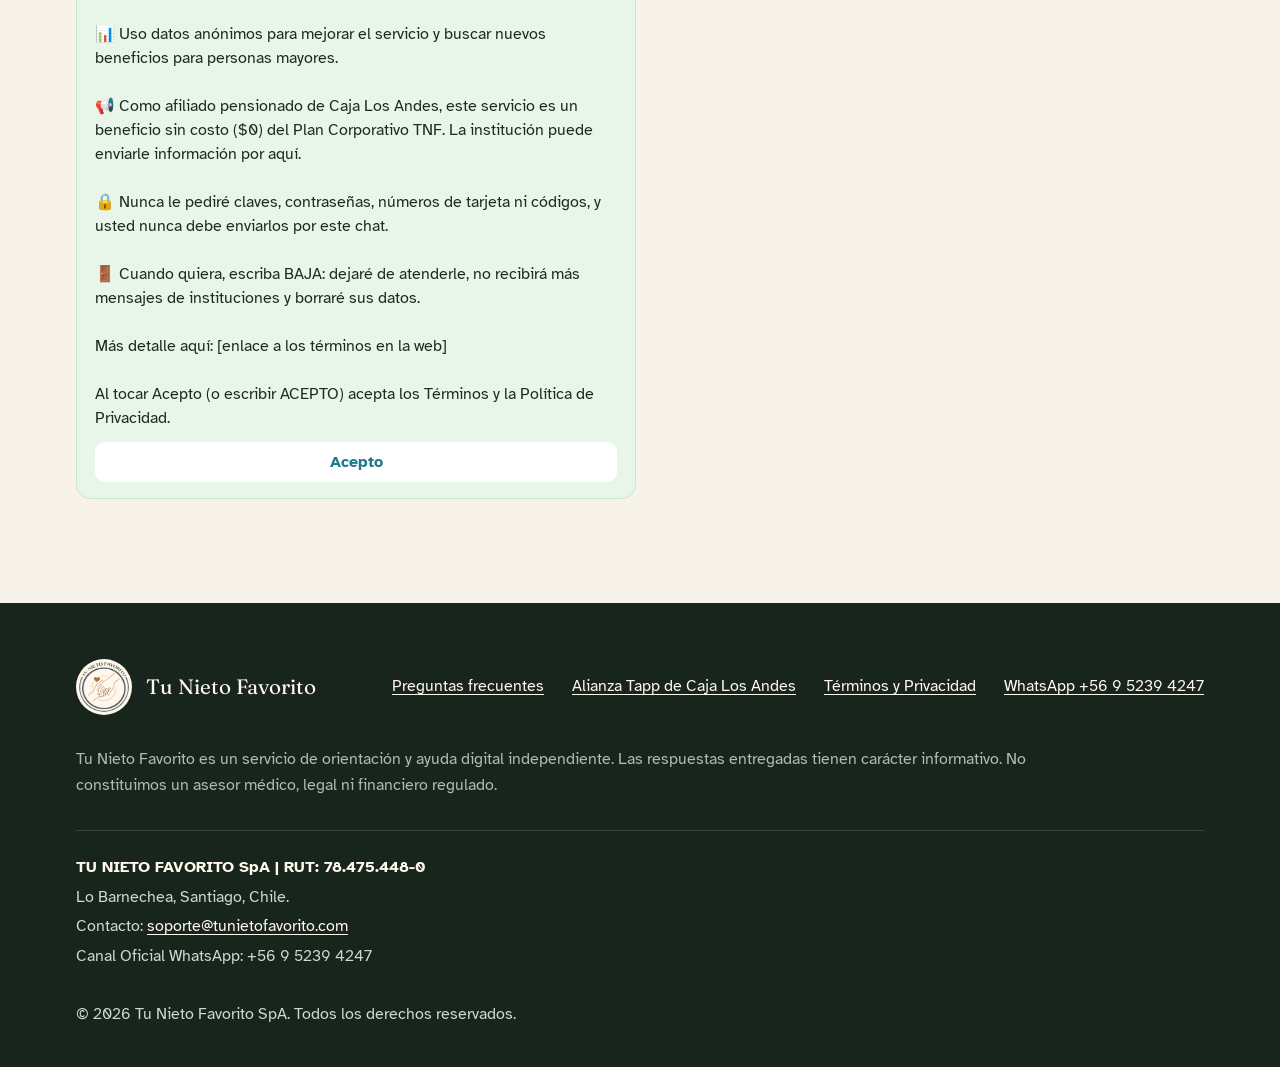
<file: privacidad/index.html>
<!doctype html>
<html lang="es-CL"><head><meta charset="utf-8"><meta name="viewport" content="width=device-width, initial-scale=1">
<title>Política de Privacidad | Tu Nieto Favorito</title>
<link rel="canonical" href="https://tunietofavorito.com/terminos/#datos">
<meta http-equiv="refresh" content="0; url=../terminos/#datos">
<style>body{font:19px/1.6 system-ui,sans-serif;background:#F7F2EA;color:#1E2B23;padding:40px 20px}a{color:#2E5A3A}</style>
</head><body><p>La Política de Privacidad es parte de nuestros <a href="../terminos/#datos">Términos y Condiciones</a>. Te estamos llevando ahí…</p>
<script>location.replace('../terminos/#datos');</script></body></html>
</file>
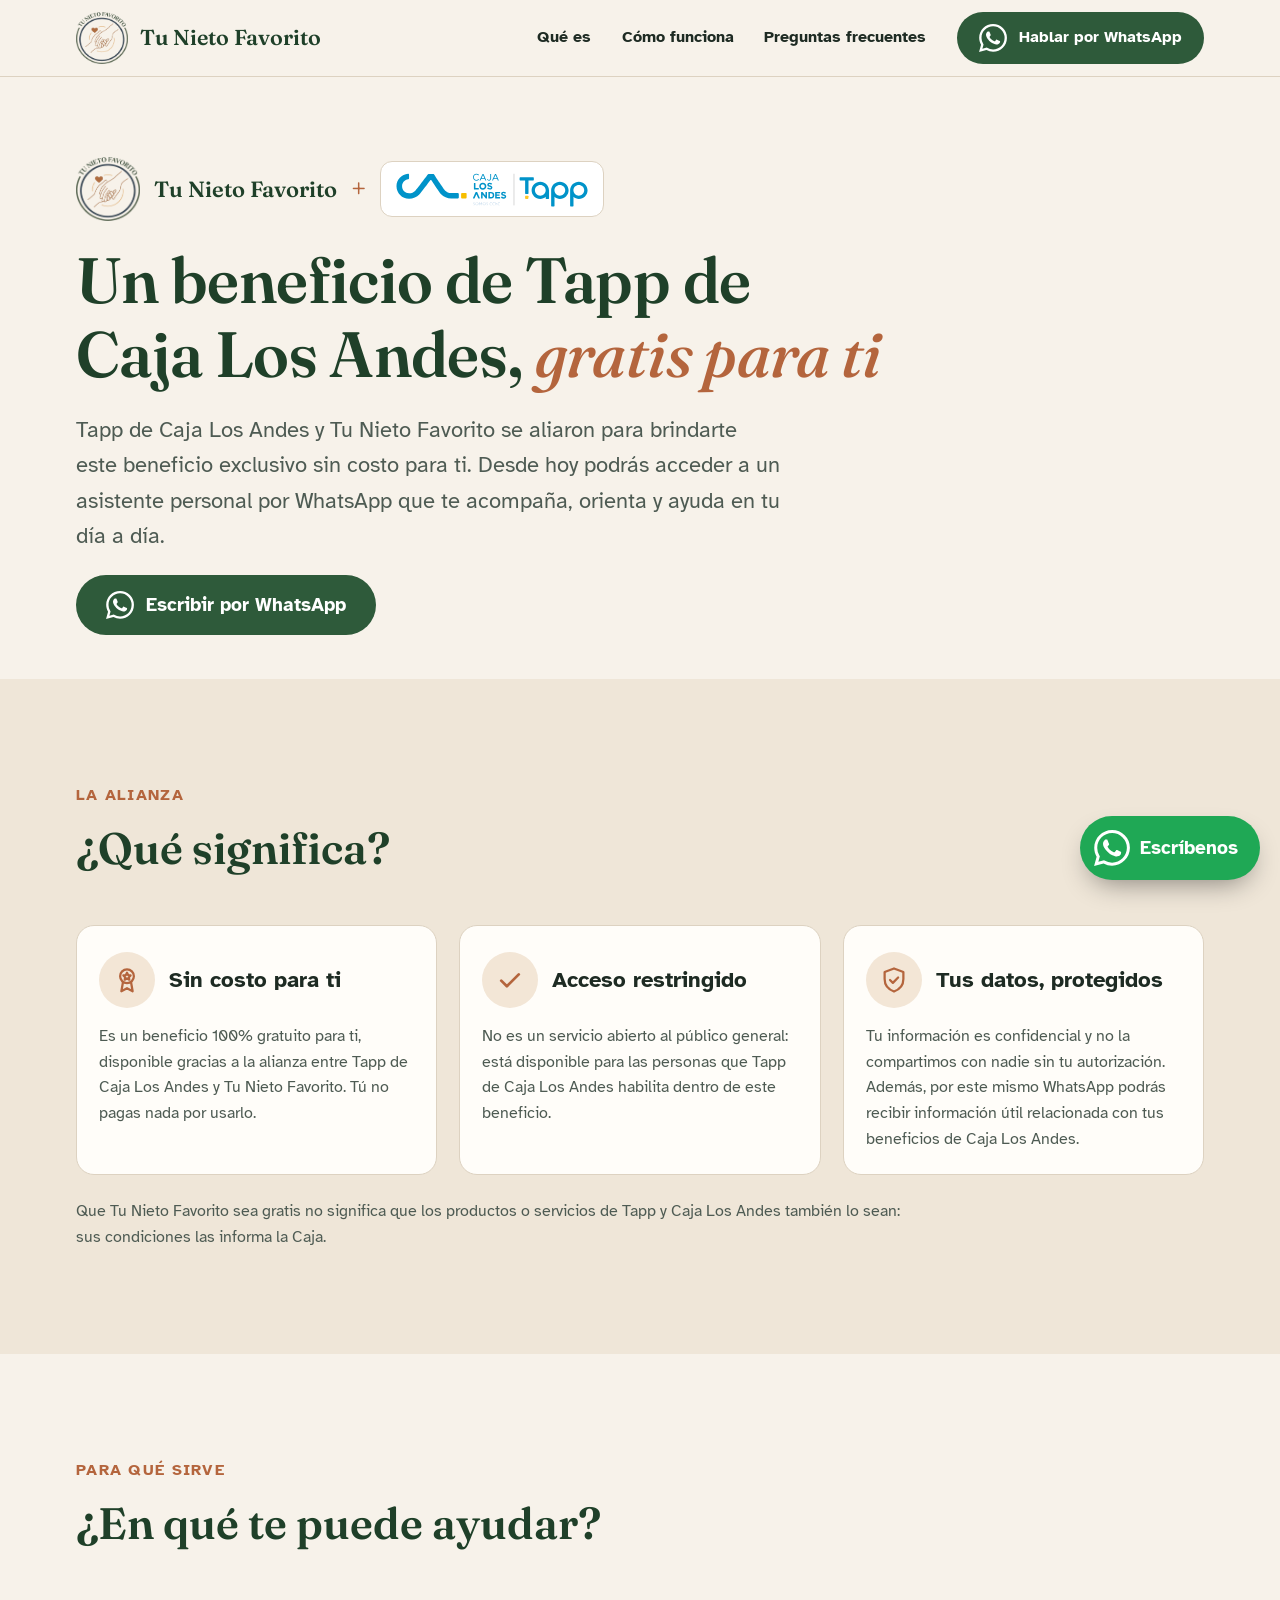
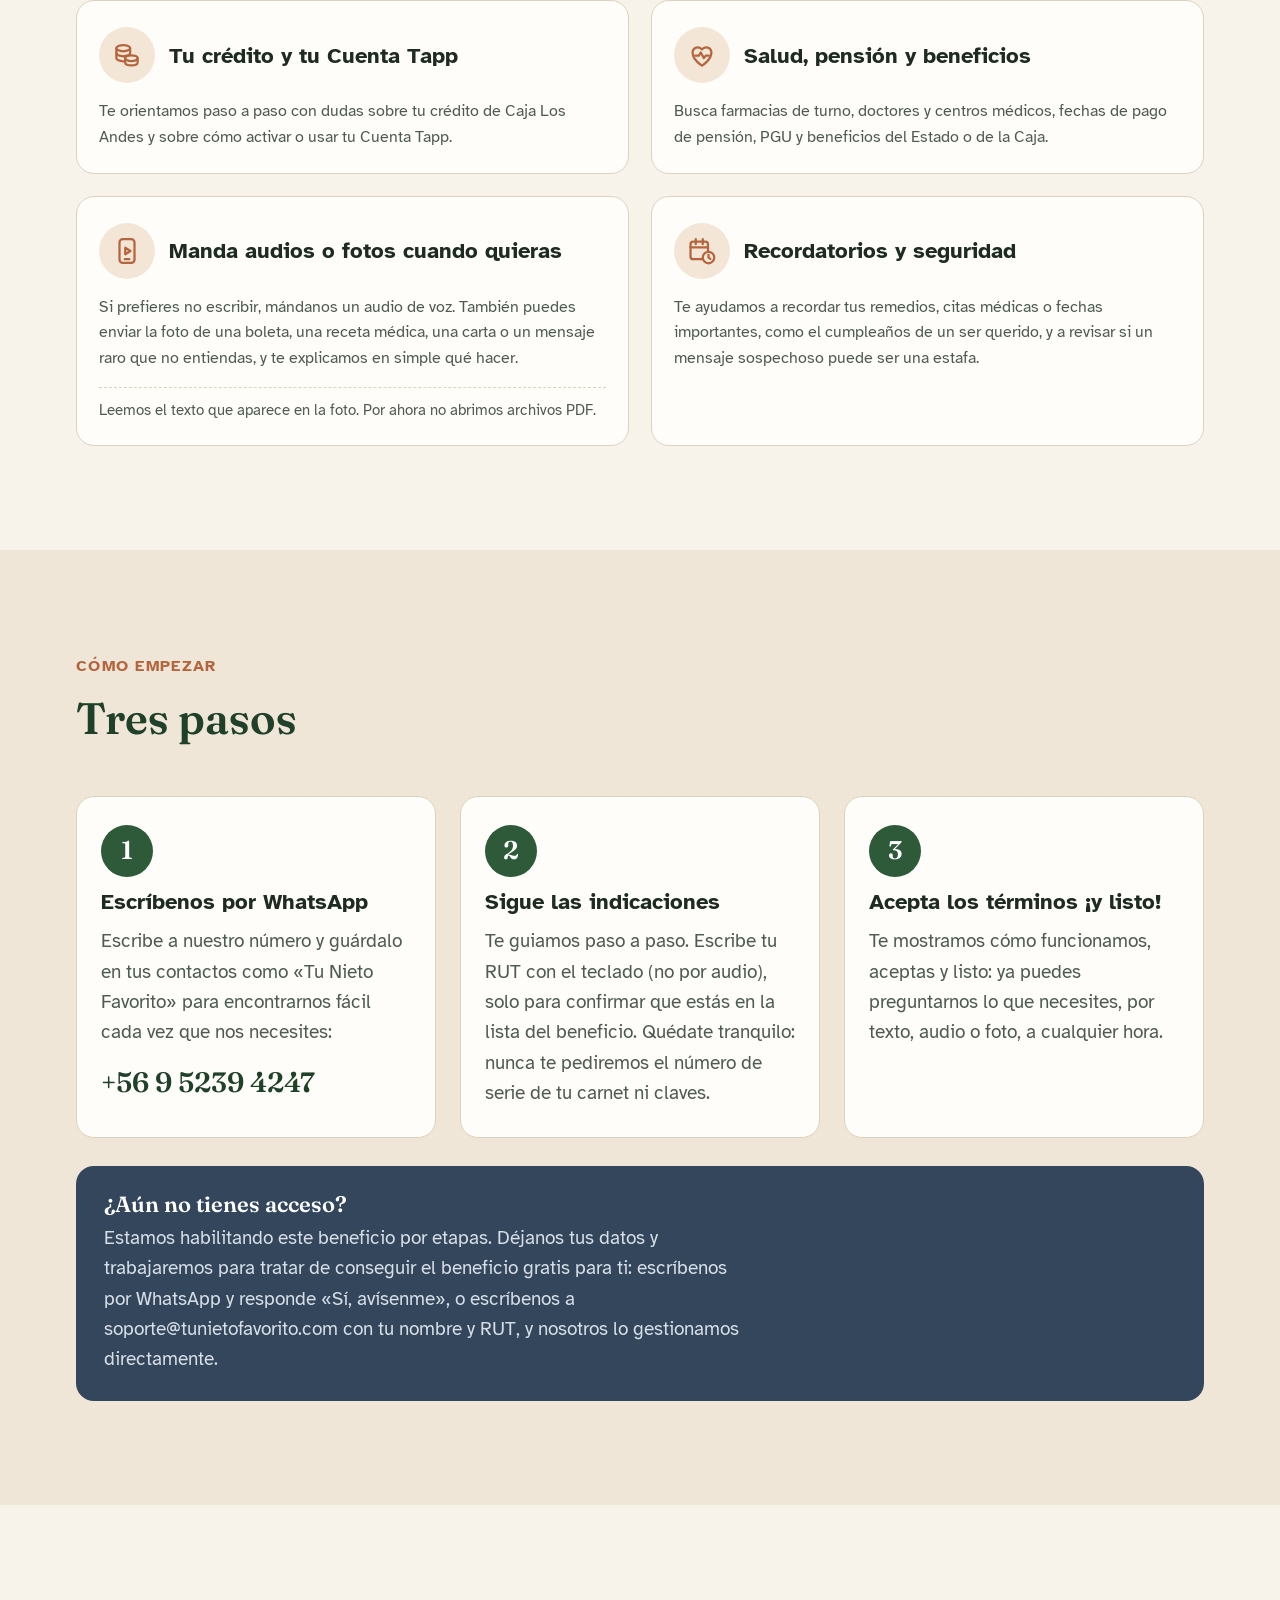
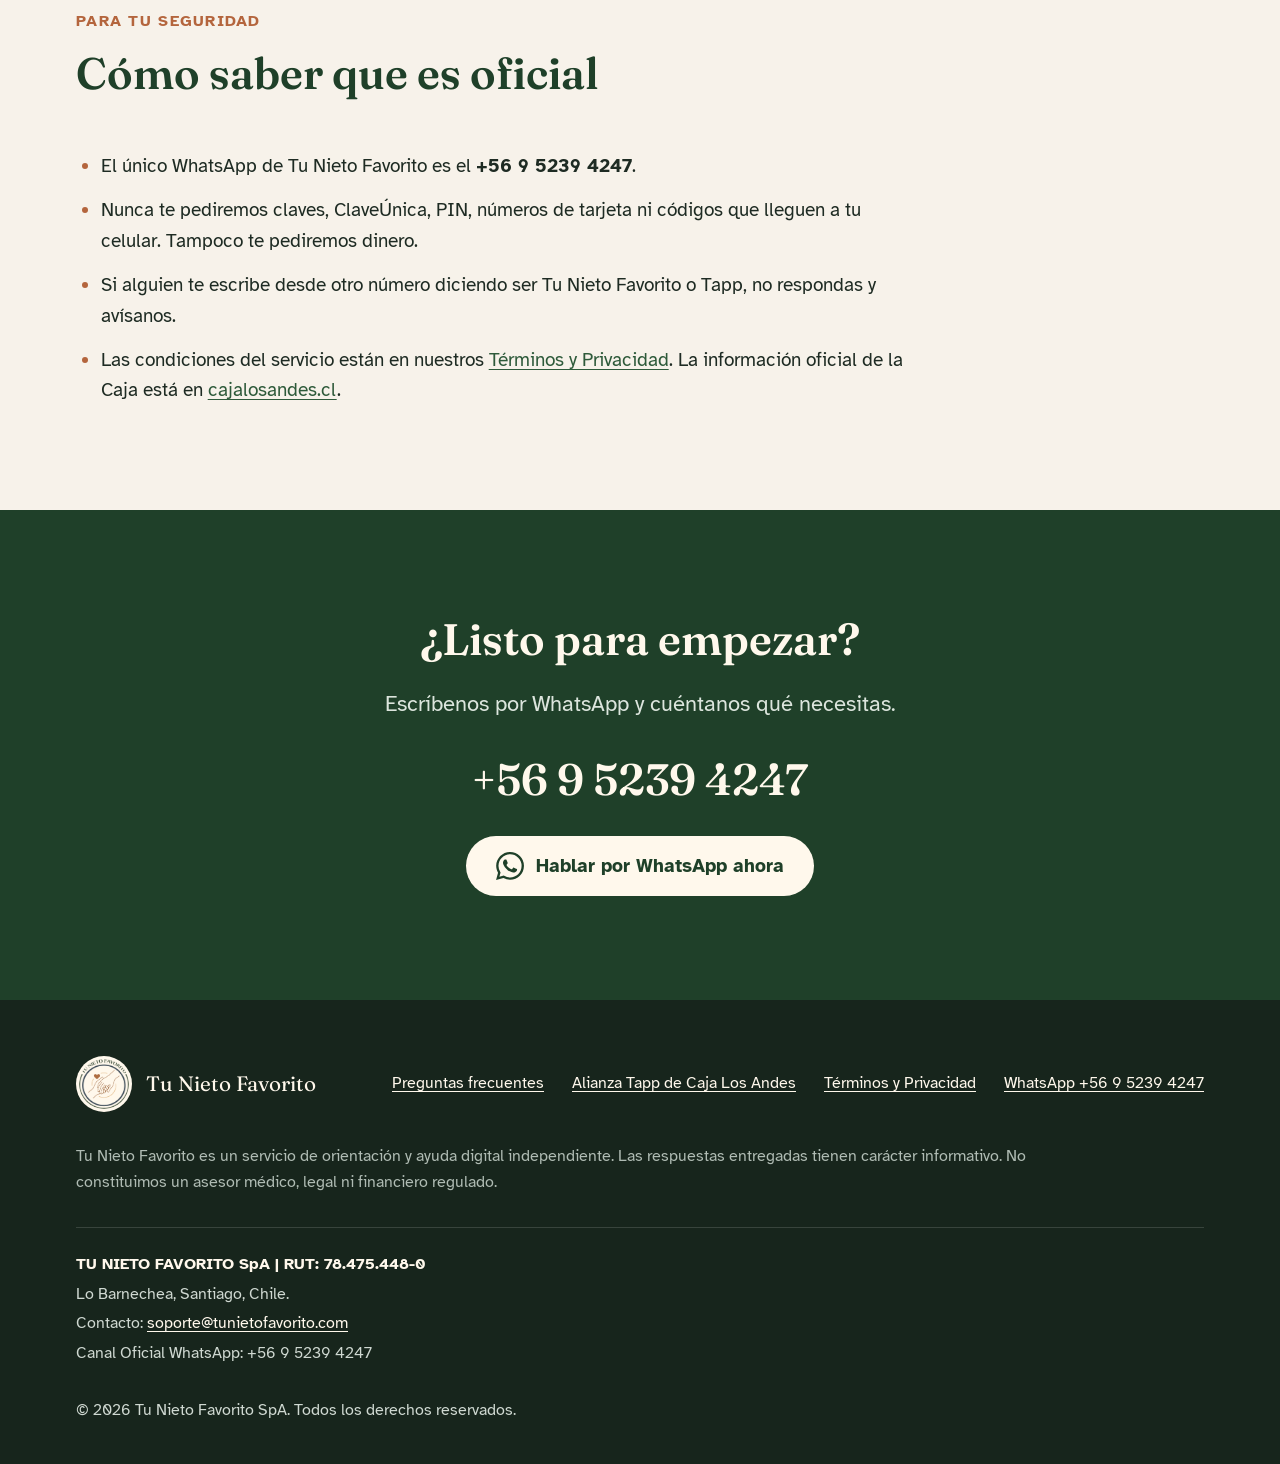
<file: tapp-cla/index.html>
<!doctype html>
<html lang="es-CL">
<head>
<meta charset="utf-8">
<meta name="viewport" content="width=device-width, initial-scale=1, viewport-fit=cover">
<title>Alianza Tapp de Caja Los Andes | Tu Nieto Favorito</title>
<meta name="claude:viewport-fit-sides" content="cover">
<meta name="description" content="Tu Nieto Favorito es un beneficio gratuito de Tapp de Caja Los Andes: qué significa la alianza, en qué te ayuda, quién puede usarlo y cómo empezar.">
<link rel="canonical" href="https://tunietofavorito.com/tapp-cla/">
<meta property="og:type" content="website">
<meta property="og:locale" content="es_CL">
<meta property="og:site_name" content="Tu Nieto Favorito">
<meta property="og:title" content="Alianza Tapp de Caja Los Andes | Tu Nieto Favorito">
<meta property="og:description" content="Tu Nieto Favorito es un beneficio gratuito de Tapp de Caja Los Andes: qué significa la alianza, en qué te ayuda, quién puede usarlo y cómo empezar.">
<meta property="og:url" content="https://tunietofavorito.com/tapp-cla/">
<meta property="og:image" content="https://tunietofavorito.com/assets/og-image.jpg">
<meta name="twitter:card" content="summary_large_image">
<meta name="theme-color" content="#F7F2EA">
<link rel="icon" href="../favicon.ico" sizes="any">
<link rel="icon" type="image/png" href="../assets/favicon-48.png">
<link rel="apple-touch-icon" href="../assets/apple-touch-icon.png">
<link rel="preconnect" href="https://fonts.googleapis.com">
<link rel="preconnect" href="https://fonts.gstatic.com" crossorigin>
<link rel="stylesheet" href="https://fonts.googleapis.com/css2?family=Atkinson+Hyperlegible:ital,wght@0,400;0,700;1,400&family=Fraunces:ital,opsz,wght@0,9..144,500;0,9..144,600;1,9..144,500&display=swap">
<link rel="stylesheet" href="../assets/styles.css">

</head>
<body>
<a class="skip" href="#contenido">Saltar al contenido</a>
<header class="site-header">
  <div class="wrap">
    <a class="brand" href="../"><img src="../assets/logo.png" alt="" width="52" height="52"><span>Tu Nieto Favorito</span></a>
    <button class="nav-toggle" aria-expanded="false" aria-controls="menu">Menú</button>
    <nav class="nav" id="menu" aria-label="Principal">
      <a href="../#que-es">Qué es</a>
      <a href="../#como-funciona">Cómo funciona</a>
      <a href="../preguntas/">Preguntas frecuentes</a>
      <a class="btn btn--primary btn--small" href="https://wa.me/56952394247?text=Hola%2C+quiero+probar+Tu+Nieto+Favorito%2C+lo+vi+en+la+web." target="_blank" rel="noopener"><svg viewBox="0 0 24 24" aria-hidden="true" fill="currentColor"><path d="M17.47 14.38c-.3-.15-1.76-.87-2.03-.97-.27-.1-.47-.15-.67.15-.2.3-.77.97-.94 1.16-.17.2-.35.22-.64.07-.3-.15-1.26-.46-2.39-1.47-.88-.79-1.48-1.76-1.65-2.06-.17-.3-.02-.46.13-.6.13-.14.3-.35.45-.52.15-.17.2-.3.3-.5.1-.2.05-.37-.03-.52-.07-.15-.67-1.61-.92-2.2-.24-.58-.49-.5-.67-.51h-.57c-.2 0-.52.07-.8.37-.27.3-1.04 1.02-1.04 2.48s1.07 2.88 1.21 3.07c.15.2 2.1 3.2 5.08 4.49.71.31 1.26.49 1.7.63.71.22 1.36.19 1.87.12.57-.09 1.76-.72 2-1.41.25-.7.25-1.29.18-1.41-.08-.13-.27-.2-.57-.35M12.05 21.79h-.01a9.87 9.87 0 0 1-5.03-1.38l-.36-.21-3.74.98 1-3.65-.24-.37a9.86 9.86 0 0 1-1.51-5.26c0-5.45 4.44-9.88 9.89-9.88 2.64 0 5.12 1.03 6.99 2.9a9.83 9.83 0 0 1 2.89 6.99c0 5.45-4.44 9.88-9.88 9.88m8.41-18.3A11.82 11.82 0 0 0 12.05 0C5.5 0 .16 5.34.16 11.89c0 2.1.55 4.14 1.59 5.95L.06 24l6.3-1.65a11.88 11.88 0 0 0 5.69 1.45h.01c6.55 0 11.89-5.34 11.89-11.89a11.82 11.82 0 0 0-3.48-8.41z"/></svg><span>Hablar por WhatsApp</span></a>
    </nav>
  </div>
</header>
<main id="contenido">

<section class="page-hero ally-hero"><div class="wrap">
  <div class="ally-lockup" aria-label="Tu Nieto Favorito y Tapp de Caja Los Andes">
    <img src="../assets/logo.png" alt="" width="64" height="64"><span>Tu Nieto Favorito</span><span class="ally-x" aria-hidden="true">+</span><img class="ally-partner-logo" src="../assets/cla-tapp.svg" alt="Caja Los Andes | Tapp" width="260" height="50">
  </div>
  <h1>Un beneficio de Tapp de Caja Los Andes, <em>gratis para ti</em></h1>
  <p>Tapp de Caja Los Andes y Tu Nieto Favorito se aliaron para brindarte este beneficio exclusivo sin costo para ti. Desde hoy podrás acceder a un asistente personal por WhatsApp que te acompaña, orienta y ayuda en tu día a día.</p>
  <div class="hero-actions"><a class="btn btn--primary" href="https://wa.me/56952394247?text=Hola%2C+quiero+usar+el+beneficio+de+Tapp+de+Caja+Los+Andes." target="_blank" rel="noopener"><svg viewBox="0 0 24 24" aria-hidden="true" fill="currentColor"><path d="M17.47 14.38c-.3-.15-1.76-.87-2.03-.97-.27-.1-.47-.15-.67.15-.2.3-.77.97-.94 1.16-.17.2-.35.22-.64.07-.3-.15-1.26-.46-2.39-1.47-.88-.79-1.48-1.76-1.65-2.06-.17-.3-.02-.46.13-.6.13-.14.3-.35.45-.52.15-.17.2-.3.3-.5.1-.2.05-.37-.03-.52-.07-.15-.67-1.61-.92-2.2-.24-.58-.49-.5-.67-.51h-.57c-.2 0-.52.07-.8.37-.27.3-1.04 1.02-1.04 2.48s1.07 2.88 1.21 3.07c.15.2 2.1 3.2 5.08 4.49.71.31 1.26.49 1.7.63.71.22 1.36.19 1.87.12.57-.09 1.76-.72 2-1.41.25-.7.25-1.29.18-1.41-.08-.13-.27-.2-.57-.35M12.05 21.79h-.01a9.87 9.87 0 0 1-5.03-1.38l-.36-.21-3.74.98 1-3.65-.24-.37a9.86 9.86 0 0 1-1.51-5.26c0-5.45 4.44-9.88 9.89-9.88 2.64 0 5.12 1.03 6.99 2.9a9.83 9.83 0 0 1 2.89 6.99c0 5.45-4.44 9.88-9.88 9.88m8.41-18.3A11.82 11.82 0 0 0 12.05 0C5.5 0 .16 5.34.16 11.89c0 2.1.55 4.14 1.59 5.95L.06 24l6.3-1.65a11.88 11.88 0 0 0 5.69 1.45h.01c6.55 0 11.89-5.34 11.89-11.89a11.82 11.82 0 0 0-3.48-8.41z"/></svg><span>Escribir por WhatsApp</span></a></div>
</div></section>

<section class="band band--alt"><div class="wrap">
  <div class="section-head"><span class="eyebrow">La alianza</span><h2>¿Qué significa?</h2></div>
  <div class="pillars">
    <div class="pillar"><div class="pillar-head"><span class="icon"><svg viewBox="0 0 24 24" aria-hidden="true" fill="none" stroke="currentColor" stroke-width="1.8" stroke-linecap="round" stroke-linejoin="round"><circle cx="12" cy="9" r="5.5"/><path d="M8.8 13.6 7.5 21l4.5-2.4 4.5 2.4-1.3-7.4"/><path d="m12 6.2.9 1.8 2 .3-1.4 1.4.3 2-1.8-.9-1.8.9.3-2-1.4-1.4 2-.3z"/></svg></span><h3>Sin costo para ti</h3></div><p class="sub">Es un beneficio 100% gratuito para ti, disponible gracias a la alianza entre Tapp de Caja Los Andes y Tu Nieto Favorito. Tú no pagas nada por usarlo.</p></div>
    <div class="pillar"><div class="pillar-head"><span class="icon"><svg viewBox="0 0 24 24" aria-hidden="true" fill="none" stroke="currentColor" stroke-width="2.2" stroke-linecap="round" stroke-linejoin="round"><path d="m5 12.5 4.5 4.5L19 7.5"/></svg></span><h3>Acceso restringido</h3></div><p class="sub">No es un servicio abierto al público general: está disponible para las personas que Tapp de Caja Los Andes habilita dentro de este beneficio.</p></div>
    <div class="pillar"><div class="pillar-head"><span class="icon"><svg viewBox="0 0 24 24" aria-hidden="true" fill="none" stroke="currentColor" stroke-width="1.8" stroke-linecap="round" stroke-linejoin="round"><path d="M12 2.8 4.5 5.6v5.6c0 4.8 3.2 8.4 7.5 10 4.3-1.6 7.5-5.2 7.5-10V5.6z"/><path d="m8.8 12 2.3 2.3 4.2-4.3"/></svg></span><h3>Tus datos, protegidos</h3></div><p class="sub">Tu información es confidencial y no la compartimos con nadie sin tu autorización. Además, por este mismo WhatsApp podrás recibir información útil relacionada con tus beneficios de Caja Los Andes.</p></div>
  </div>
  <p class="ally-note">Que Tu Nieto Favorito sea gratis no significa que los productos o servicios de Tapp y Caja Los Andes también lo sean: sus condiciones las informa la Caja.</p>
</div></section>

<section class="band"><div class="wrap">
  <div class="section-head"><span class="eyebrow">Para qué sirve</span><h2>¿En qué te puede ayudar?</h2></div>
  <div class="pillars pillars--2">
    <div class="pillar"><div class="pillar-head"><span class="icon"><svg viewBox="0 0 24 24" aria-hidden="true" fill="none" stroke="currentColor" stroke-width="1.8" stroke-linecap="round" stroke-linejoin="round"><ellipse cx="9" cy="6.5" rx="5.5" ry="2.5"/><path d="M3.5 6.5v4c0 1.4 2.5 2.5 5.5 2.5s5.5-1.1 5.5-2.5v-4"/><path d="M3.5 10.5v4c0 1.4 2.5 2.5 5.5 2.5"/><ellipse cx="15.5" cy="14.5" rx="5" ry="2.3"/><path d="M10.5 14.5v3.5c0 1.3 2.2 2.3 5 2.3s5-1 5-2.3v-3.5"/></svg></span><h3>Tu crédito y tu Cuenta Tapp</h3></div><p class="sub">Te orientamos paso a paso con dudas sobre tu crédito de Caja Los Andes y sobre cómo activar o usar tu Cuenta Tapp.</p></div>
    <div class="pillar"><div class="pillar-head"><span class="icon"><svg viewBox="0 0 24 24" aria-hidden="true" fill="none" stroke="currentColor" stroke-width="1.8" stroke-linecap="round" stroke-linejoin="round"><path d="M12 20.5s-7.5-4.6-7.5-10.4A4.2 4.2 0 0 1 12 7.5a4.2 4.2 0 0 1 7.5 2.6c0 5.8-7.5 10.4-7.5 10.4z"/><path d="M6.5 12.5h3l1.5-2.5 2.5 4.5 1.5-2h2.5"/></svg></span><h3>Salud, pensión y beneficios</h3></div><p class="sub">Busca farmacias de turno, doctores y centros médicos, fechas de pago de pensión, PGU y beneficios del Estado o de la Caja.</p></div>
    <div class="pillar"><div class="pillar-head"><span class="icon"><svg viewBox="0 0 24 24" aria-hidden="true" fill="none" stroke="currentColor" stroke-width="1.8" stroke-linecap="round" stroke-linejoin="round"><rect x="6" y="2.5" width="12" height="19" rx="2.6"/><path d="M10.6 9.4v5.2l4.2-2.6z"/><path d="M10.2 18.5h3.6"/></svg></span><h3>Manda audios o fotos cuando quieras</h3></div><p class="sub">Si prefieres no escribir, mándanos un audio de voz. También puedes enviar la foto de una boleta, una receta médica, una carta o un mensaje raro que no entiendas, y te explicamos en simple qué hacer.</p><p class="sub ally-fine">Leemos el texto que aparece en la foto. Por ahora no abrimos archivos PDF.</p></div>
    <div class="pillar"><div class="pillar-head"><span class="icon"><svg viewBox="0 0 24 24" aria-hidden="true" fill="none" stroke="currentColor" stroke-width="1.8" stroke-linecap="round" stroke-linejoin="round"><rect x="2.8" y="4.5" width="14" height="14" rx="2.2"/><path d="M2.8 9h14M7 2.5v4M12.6 2.5v4"/><circle cx="17.2" cy="17.2" r="4.6" fill="#F3E6D6"/><path d="M17.2 15v2.3l1.5 1"/></svg></span><h3>Recordatorios y seguridad</h3></div><p class="sub">Te ayudamos a recordar tus remedios, citas médicas o fechas importantes, como el cumpleaños de un ser querido, y a revisar si un mensaje sospechoso puede ser una estafa.</p></div>
  </div>
</div></section>

<section class="band band--alt"><div class="wrap">
  <div class="section-head"><span class="eyebrow">Cómo empezar</span><h2>Tres pasos</h2></div>
  <ol class="steps">
    <li><h3>Escríbenos por WhatsApp</h3><p>Escribe a nuestro número y guárdalo en tus contactos como «Tu Nieto Favorito» para encontrarnos fácil cada vez que nos necesites:</p><span class="phone-number">+56 9 5239 4247</span></li>
    <li><h3>Sigue las indicaciones</h3><p>Te guiamos paso a paso. Escribe tu RUT con el teclado (no por audio), solo para confirmar que estás en la lista del beneficio. Quédate tranquilo: nunca te pediremos el número de serie de tu carnet ni claves.</p></li>
    <li><h3>Acepta los términos ¡y listo!</h3><p>Te mostramos cómo funcionamos, aceptas y listo: ya puedes preguntarnos lo que necesites, por texto, audio o foto, a cualquier hora.</p></li>
  </ol>
  <div class="callout">
    <div><h3>¿Aún no tienes acceso?</h3><p>Estamos habilitando este beneficio por etapas. Déjanos tus datos y trabajaremos para tratar de conseguir el beneficio gratis para ti: escríbenos por WhatsApp y responde «Sí, avísenme», o escríbenos a soporte@tunietofavorito.com con tu nombre y RUT, y nosotros lo gestionamos directamente.</p></div>
  </div>
</div></section>

<section class="band"><div class="wrap">
  <div class="section-head"><span class="eyebrow">Para tu seguridad</span><h2>Cómo saber que es oficial</h2></div>
  <ul class="ally-list">
    <li>El único WhatsApp de Tu Nieto Favorito es el <strong>+56 9 5239 4247</strong>.</li>
    <li>Nunca te pediremos claves, ClaveÚnica, PIN, números de tarjeta ni códigos que lleguen a tu celular. Tampoco te pediremos dinero.</li>
    <li>Si alguien te escribe desde otro número diciendo ser Tu Nieto Favorito o Tapp, no respondas y avísanos.</li>
    <li>Las condiciones del servicio están en nuestros <a href="../terminos/">Términos y Privacidad</a>. La información oficial de la Caja está en <a href="https://www.cajalosandes.cl" target="_blank" rel="noopener">cajalosandes.cl</a>.</li>
  </ul>
</div></section>

<section class="band band--deep final"><div class="wrap">
  <h2>¿Listo para empezar?</h2>
  <p>Escríbenos por WhatsApp y cuéntanos qué necesitas.</p>
  <span class="phone-number">+56 9 5239 4247</span>
  <a class="btn btn--light" href="https://wa.me/56952394247?text=Hola%2C+quiero+usar+el+beneficio+de+Tapp+de+Caja+Los+Andes." target="_blank" rel="noopener"><svg viewBox="0 0 24 24" aria-hidden="true" fill="currentColor"><path d="M17.47 14.38c-.3-.15-1.76-.87-2.03-.97-.27-.1-.47-.15-.67.15-.2.3-.77.97-.94 1.16-.17.2-.35.22-.64.07-.3-.15-1.26-.46-2.39-1.47-.88-.79-1.48-1.76-1.65-2.06-.17-.3-.02-.46.13-.6.13-.14.3-.35.45-.52.15-.17.2-.3.3-.5.1-.2.05-.37-.03-.52-.07-.15-.67-1.61-.92-2.2-.24-.58-.49-.5-.67-.51h-.57c-.2 0-.52.07-.8.37-.27.3-1.04 1.02-1.04 2.48s1.07 2.88 1.21 3.07c.15.2 2.1 3.2 5.08 4.49.71.31 1.26.49 1.7.63.71.22 1.36.19 1.87.12.57-.09 1.76-.72 2-1.41.25-.7.25-1.29.18-1.41-.08-.13-.27-.2-.57-.35M12.05 21.79h-.01a9.87 9.87 0 0 1-5.03-1.38l-.36-.21-3.74.98 1-3.65-.24-.37a9.86 9.86 0 0 1-1.51-5.26c0-5.45 4.44-9.88 9.89-9.88 2.64 0 5.12 1.03 6.99 2.9a9.83 9.83 0 0 1 2.89 6.99c0 5.45-4.44 9.88-9.88 9.88m8.41-18.3A11.82 11.82 0 0 0 12.05 0C5.5 0 .16 5.34.16 11.89c0 2.1.55 4.14 1.59 5.95L.06 24l6.3-1.65a11.88 11.88 0 0 0 5.69 1.45h.01c6.55 0 11.89-5.34 11.89-11.89a11.82 11.82 0 0 0-3.48-8.41z"/></svg><span>Hablar por WhatsApp ahora</span></a>
</div></section>

</main>
<footer class="site-footer">
  <div class="wrap">
    <div class="footer-top">
      <div class="footer-brand"><img src="../assets/logo.png" alt="" width="56" height="56"><span>Tu Nieto Favorito</span></div>
      <nav class="footer-links" aria-label="Pie de página">
        <a href="../preguntas/">Preguntas frecuentes</a>
        <a href="../tapp-cla/">Alianza Tapp de Caja Los Andes</a>
        <a href="../terminos/">Términos y Privacidad</a>
        <a href="https://wa.me/56952394247?text=Hola%2C+quiero+probar+Tu+Nieto+Favorito%2C+lo+vi+en+la+web." target="_blank" rel="noopener">WhatsApp +56 9 5239 4247</a>
      </nav>
    </div>
    <p class="disclaimer">Tu Nieto Favorito es un servicio de orientación y ayuda digital independiente. Las respuestas entregadas tienen carácter informativo. No constituimos un asesor médico, legal ni financiero regulado.</p>
    <div class="legal">
      <strong>TU NIETO FAVORITO SpA | RUT: 78.475.448-0</strong>
      <span>Lo Barnechea, Santiago, Chile.</span>
      <span>Contacto: <a href="mailto:soporte@tunietofavorito.com">soporte@tunietofavorito.com</a></span>
      <span>Canal Oficial WhatsApp: +56 9 5239 4247</span>
    </div>
    <p>© 2026 Tu Nieto Favorito SpA. Todos los derechos reservados.</p>
  </div>
</footer>
<a class="wa-float" href="https://wa.me/56952394247?text=Hola%2C+quiero+probar+Tu+Nieto+Favorito%2C+lo+vi+en+la+web." target="_blank" rel="noopener" aria-label="Hablar por WhatsApp con Tu Nieto Favorito"><svg viewBox="0 0 24 24" aria-hidden="true" fill="currentColor"><path d="M17.47 14.38c-.3-.15-1.76-.87-2.03-.97-.27-.1-.47-.15-.67.15-.2.3-.77.97-.94 1.16-.17.2-.35.22-.64.07-.3-.15-1.26-.46-2.39-1.47-.88-.79-1.48-1.76-1.65-2.06-.17-.3-.02-.46.13-.6.13-.14.3-.35.45-.52.15-.17.2-.3.3-.5.1-.2.05-.37-.03-.52-.07-.15-.67-1.61-.92-2.2-.24-.58-.49-.5-.67-.51h-.57c-.2 0-.52.07-.8.37-.27.3-1.04 1.02-1.04 2.48s1.07 2.88 1.21 3.07c.15.2 2.1 3.2 5.08 4.49.71.31 1.26.49 1.7.63.71.22 1.36.19 1.87.12.57-.09 1.76-.72 2-1.41.25-.7.25-1.29.18-1.41-.08-.13-.27-.2-.57-.35M12.05 21.79h-.01a9.87 9.87 0 0 1-5.03-1.38l-.36-.21-3.74.98 1-3.65-.24-.37a9.86 9.86 0 0 1-1.51-5.26c0-5.45 4.44-9.88 9.89-9.88 2.64 0 5.12 1.03 6.99 2.9a9.83 9.83 0 0 1 2.89 6.99c0 5.45-4.44 9.88-9.88 9.88m8.41-18.3A11.82 11.82 0 0 0 12.05 0C5.5 0 .16 5.34.16 11.89c0 2.1.55 4.14 1.59 5.95L.06 24l6.3-1.65a11.88 11.88 0 0 0 5.69 1.45h.01c6.55 0 11.89-5.34 11.89-11.89a11.82 11.82 0 0 0-3.48-8.41z"/></svg><span>Escríbenos</span></a>
<script src="../assets/site.js"></script>
</body>
</html>
</file>
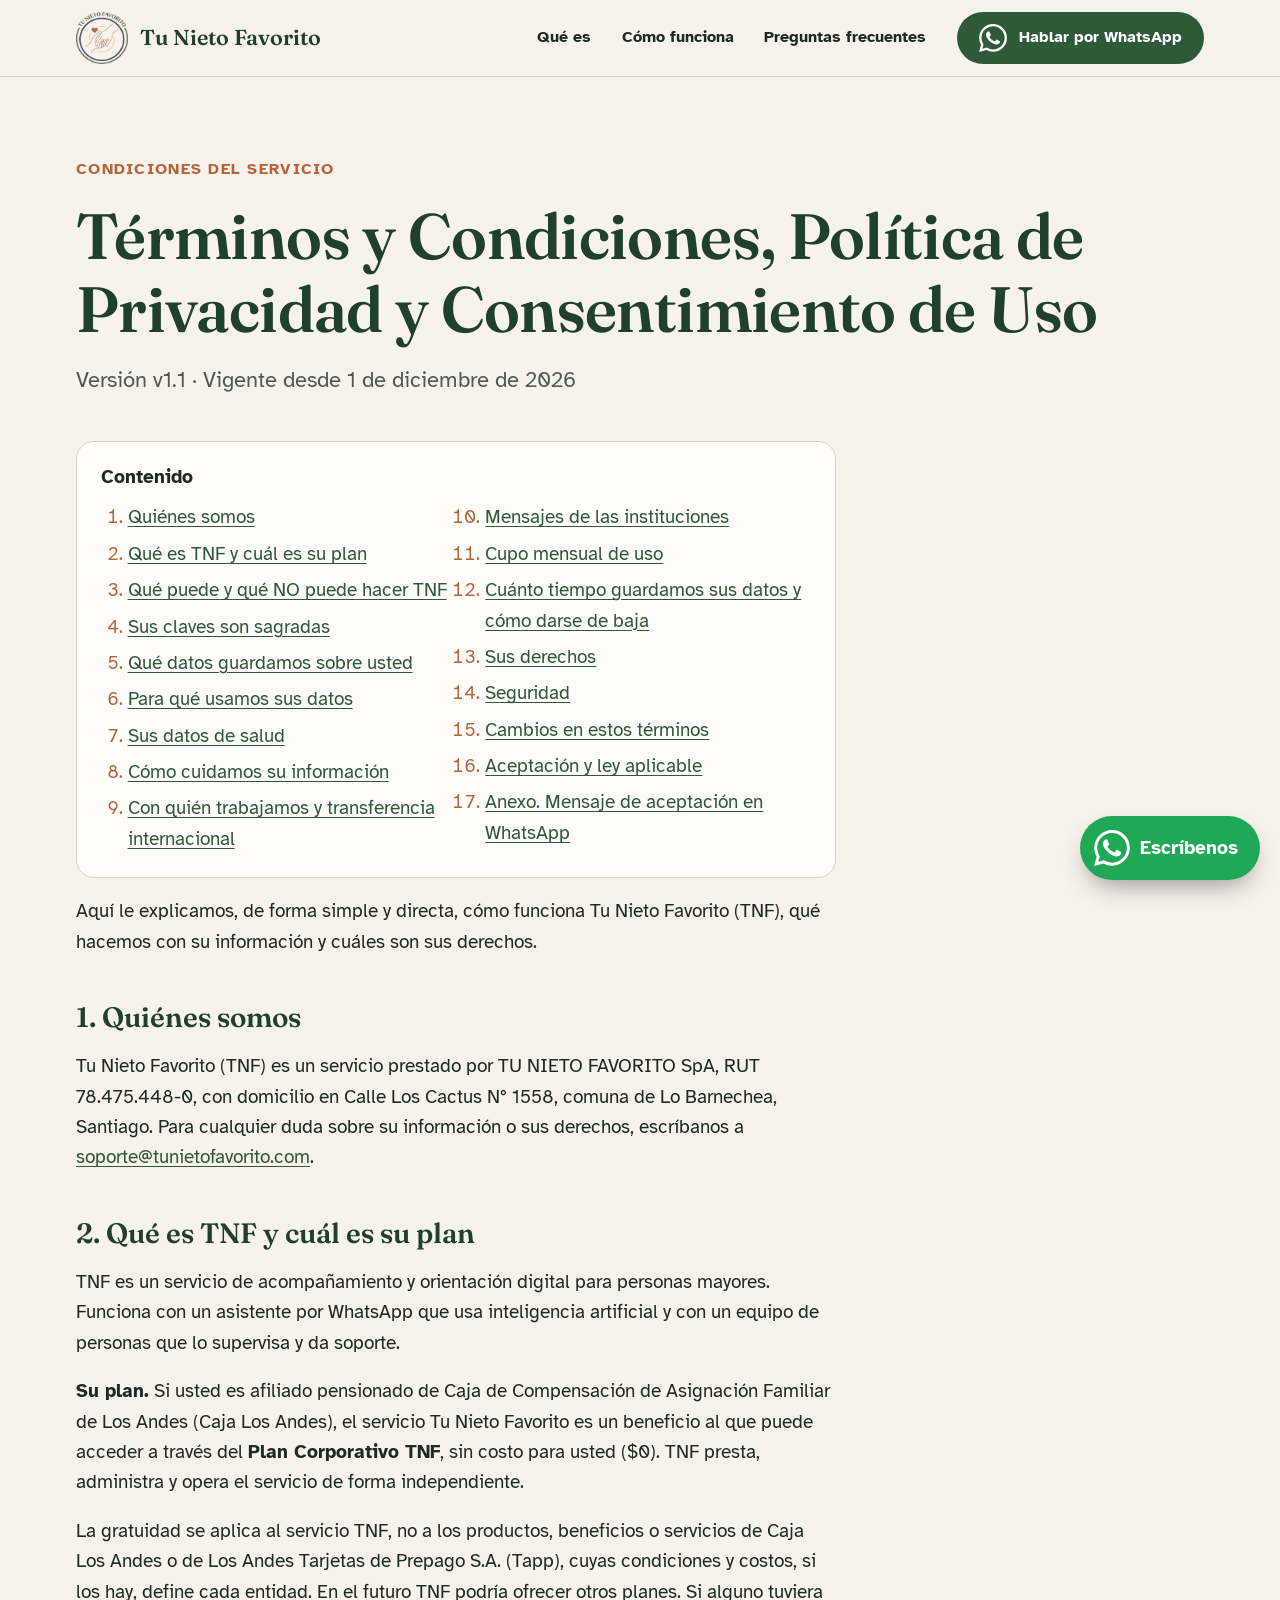
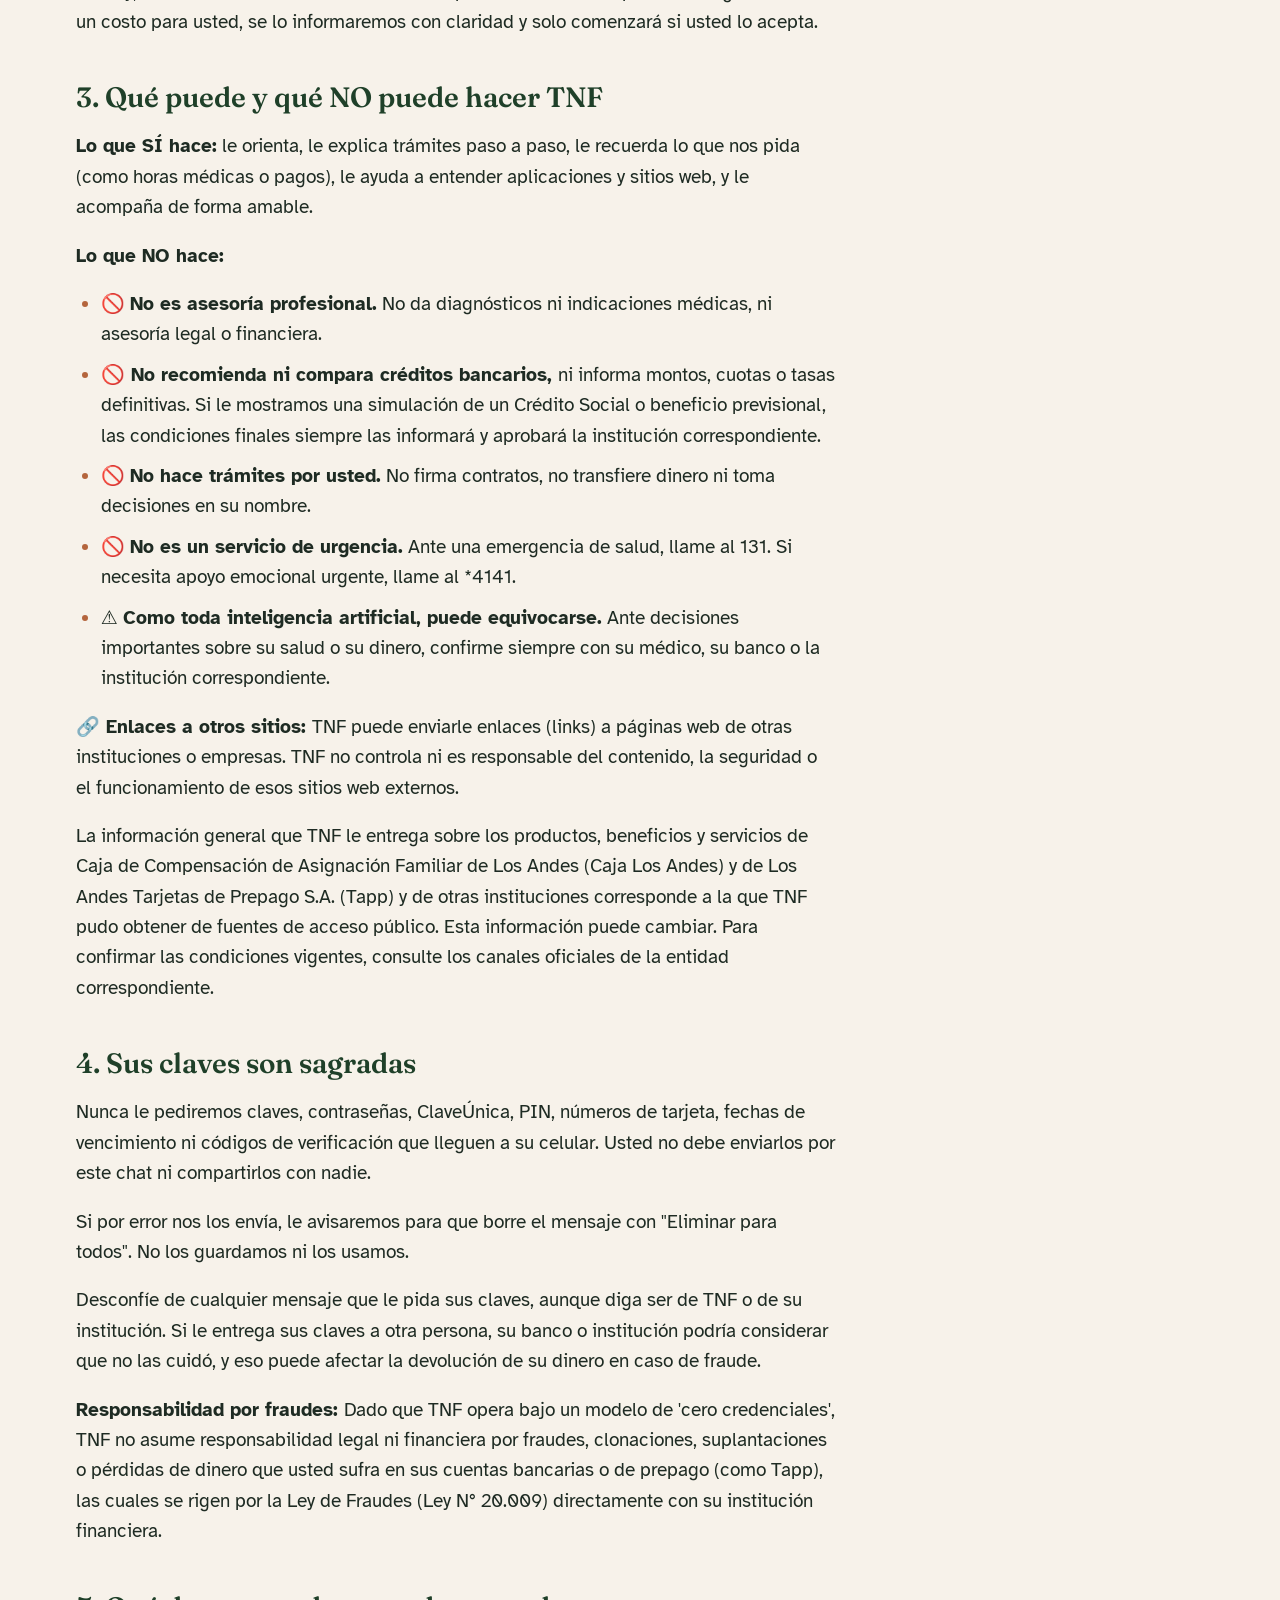
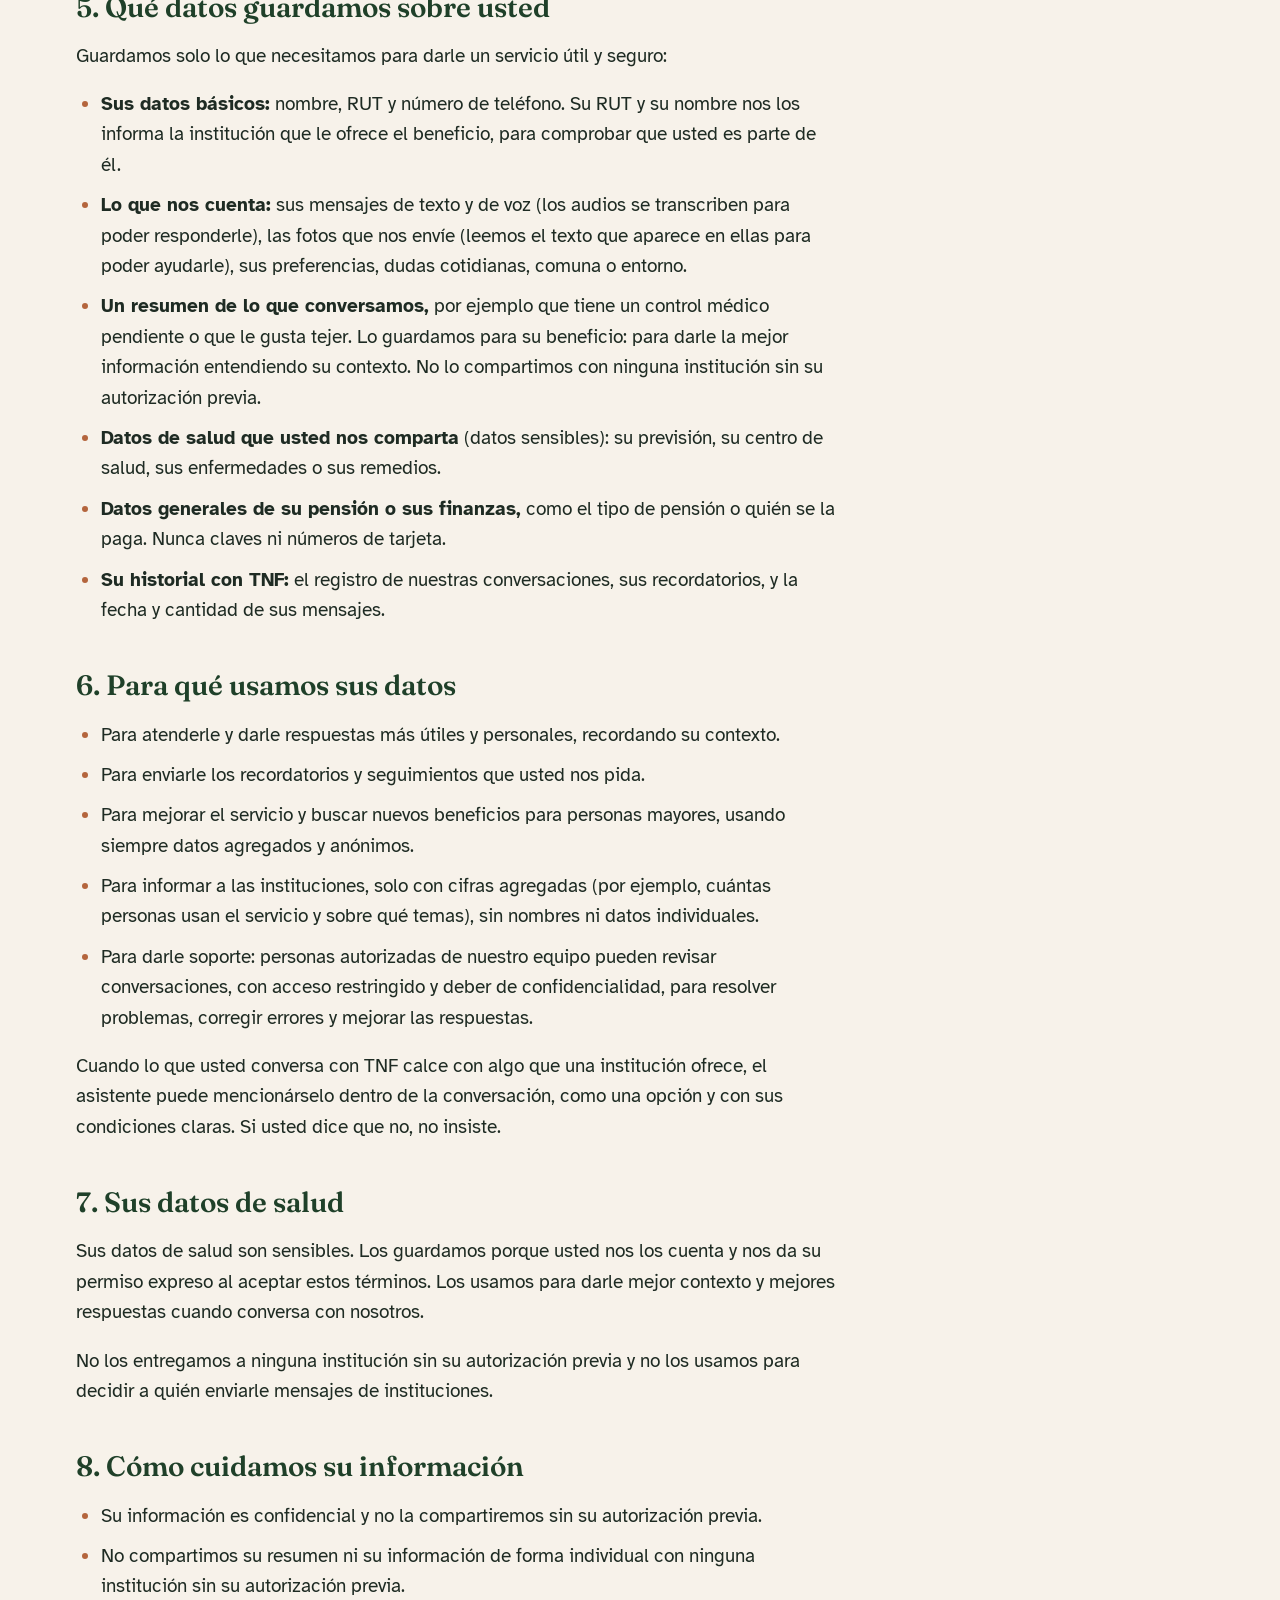
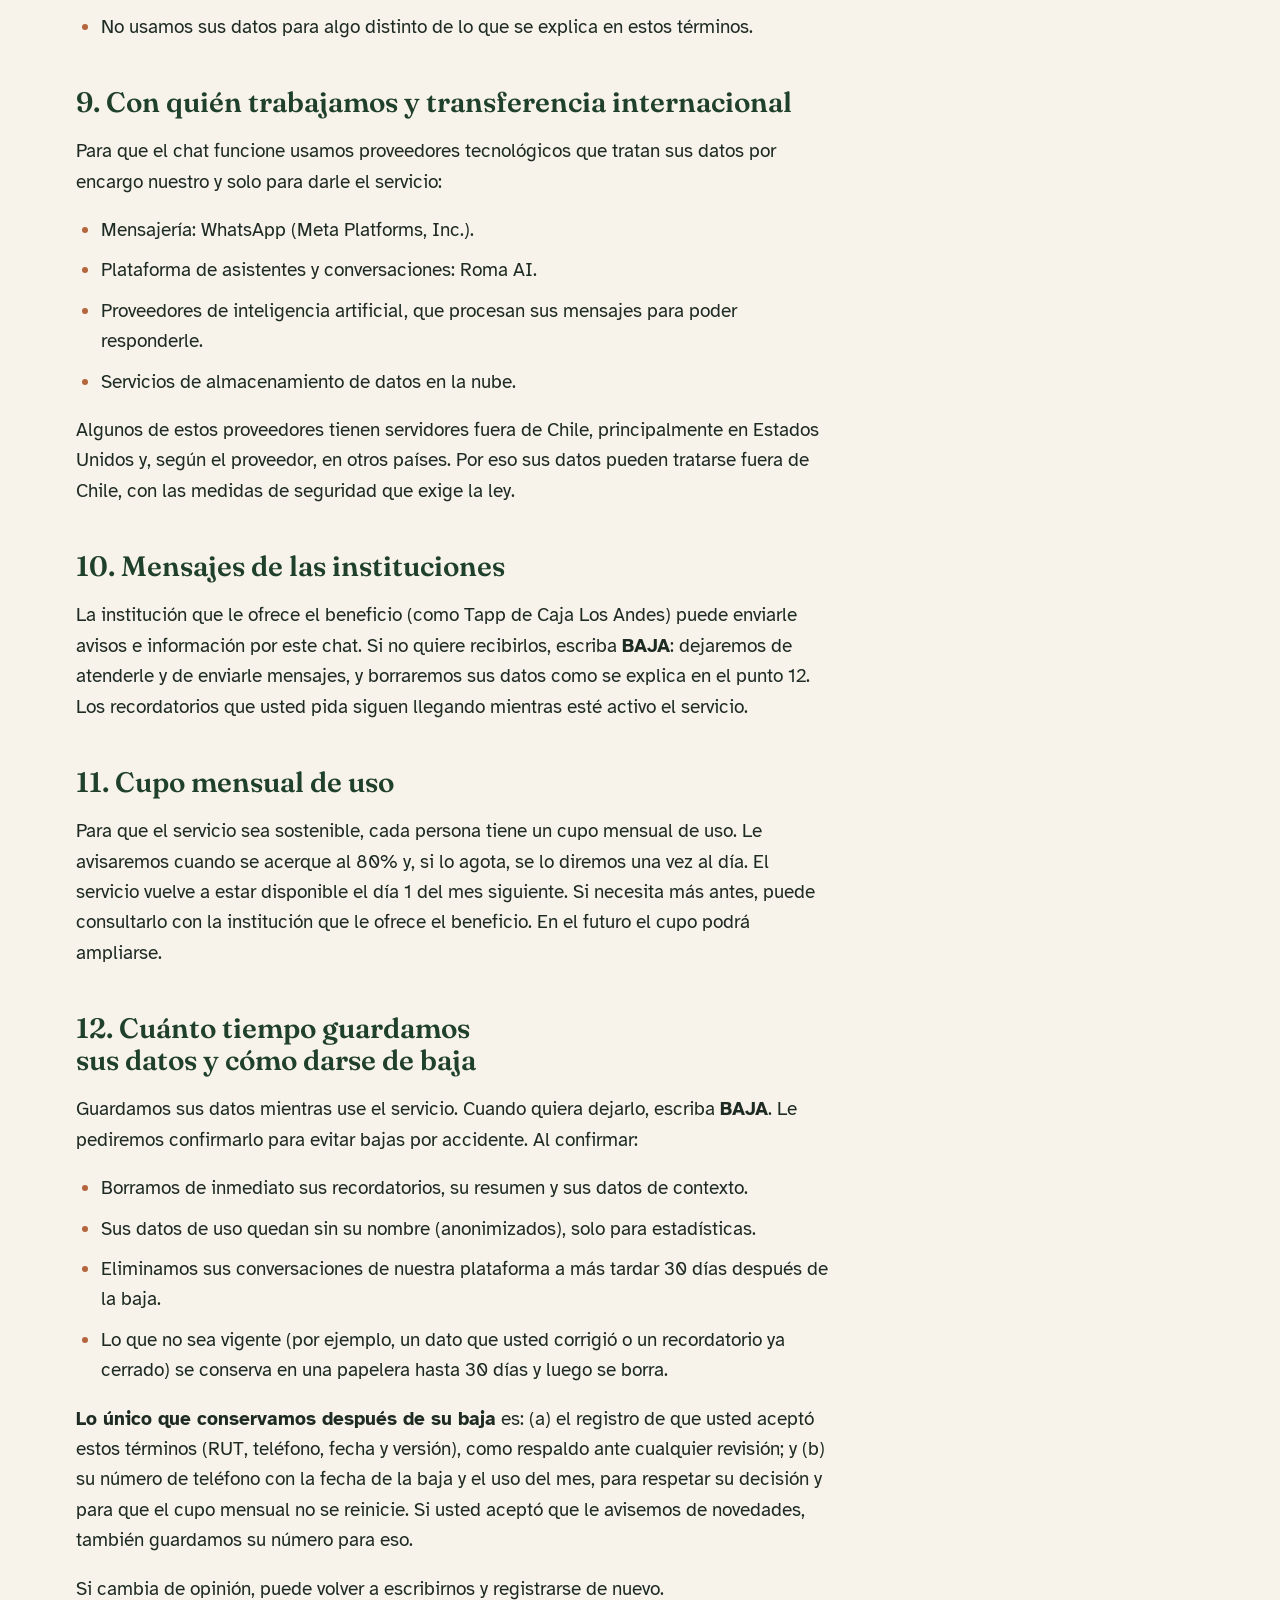
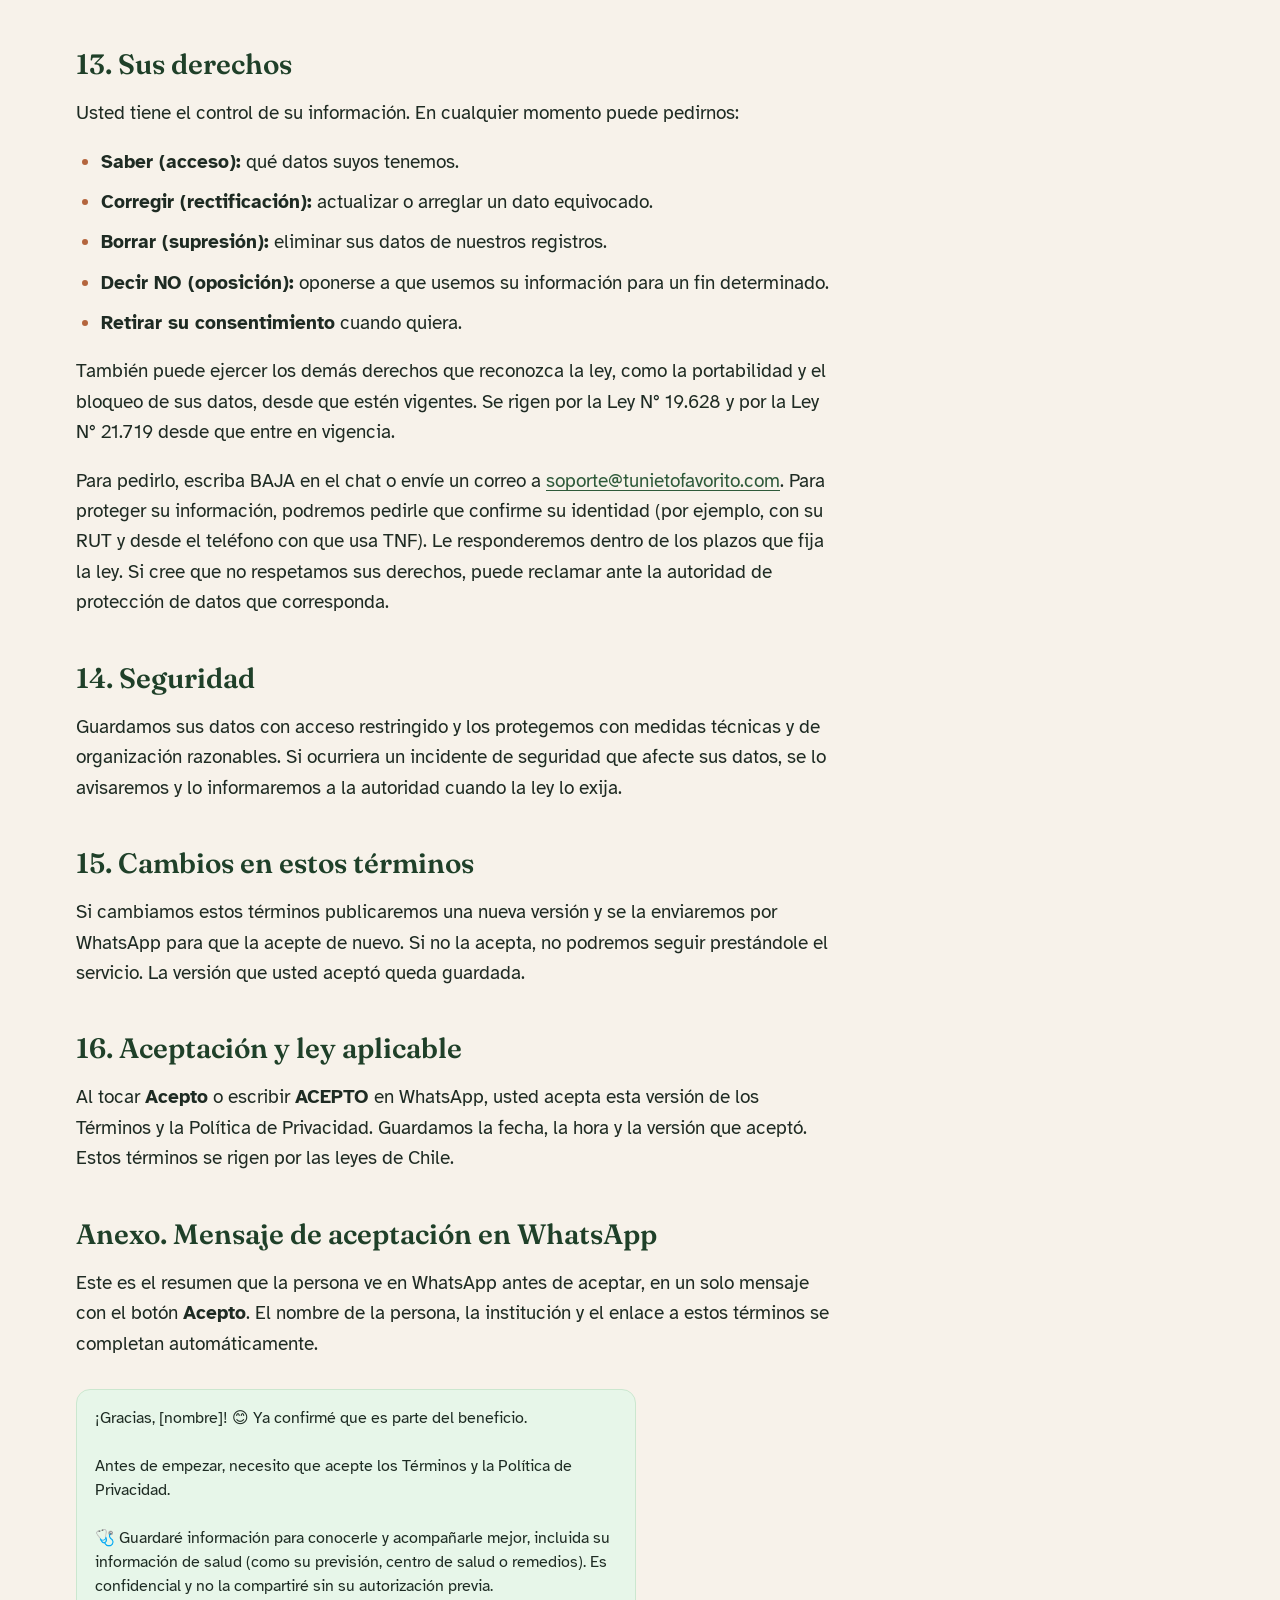
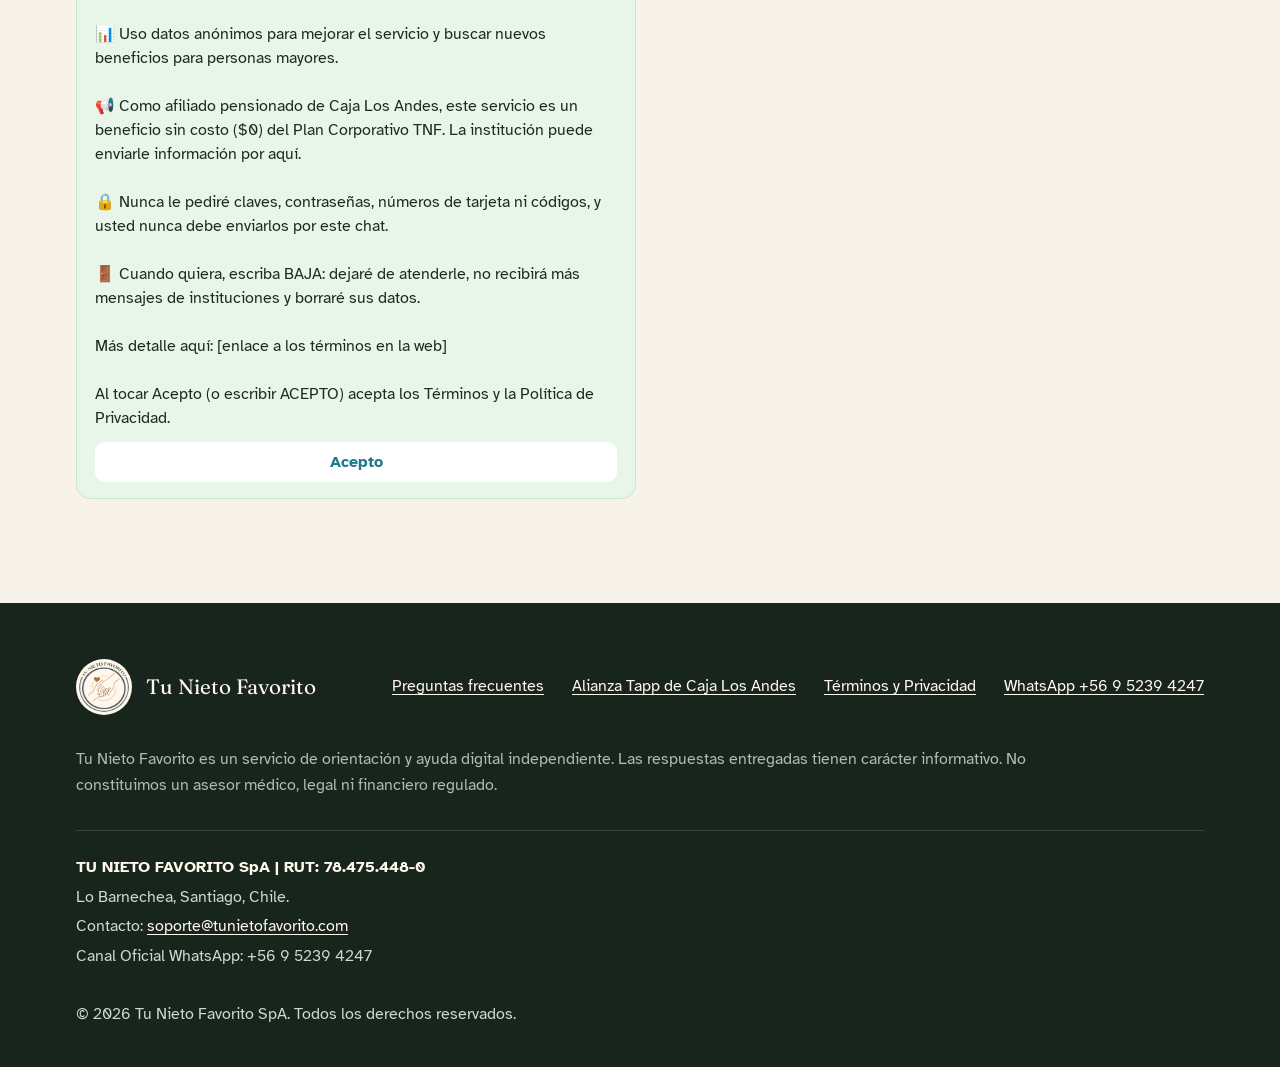
<file: terminos/index.html>
<!doctype html>
<html lang="es-CL">
<head>
<meta charset="utf-8">
<meta name="viewport" content="width=device-width, initial-scale=1, viewport-fit=cover">
<title>Términos y Privacidad | Tu Nieto Favorito</title>
<meta name="claude:viewport-fit-sides" content="cover">
<meta name="description" content="Términos y Condiciones, Política de Privacidad y Consentimiento de Uso de Tu Nieto Favorito: qué hacemos, qué datos guardamos y cuáles son tus derechos.">
<link rel="canonical" href="https://tunietofavorito.com/terminos/">
<meta property="og:type" content="website">
<meta property="og:locale" content="es_CL">
<meta property="og:site_name" content="Tu Nieto Favorito">
<meta property="og:title" content="Términos y Privacidad | Tu Nieto Favorito">
<meta property="og:description" content="Términos y Condiciones, Política de Privacidad y Consentimiento de Uso de Tu Nieto Favorito: qué hacemos, qué datos guardamos y cuáles son tus derechos.">
<meta property="og:url" content="https://tunietofavorito.com/terminos/">
<meta property="og:image" content="https://tunietofavorito.com/assets/og-image.jpg">
<meta name="twitter:card" content="summary_large_image">
<meta name="theme-color" content="#F7F2EA">
<link rel="icon" href="../favicon.ico" sizes="any">
<link rel="icon" type="image/png" href="../assets/favicon-48.png">
<link rel="apple-touch-icon" href="../assets/apple-touch-icon.png">
<link rel="preconnect" href="https://fonts.googleapis.com">
<link rel="preconnect" href="https://fonts.gstatic.com" crossorigin>
<link rel="stylesheet" href="https://fonts.googleapis.com/css2?family=Atkinson+Hyperlegible:ital,wght@0,400;0,700;1,400&family=Fraunces:ital,opsz,wght@0,9..144,500;0,9..144,600;1,9..144,500&display=swap">
<link rel="stylesheet" href="../assets/styles.css">

</head>
<body>
<a class="skip" href="#contenido">Saltar al contenido</a>
<header class="site-header">
  <div class="wrap">
    <a class="brand" href="../"><img src="../assets/logo.png" alt="" width="52" height="52"><span>Tu Nieto Favorito</span></a>
    <button class="nav-toggle" aria-expanded="false" aria-controls="menu">Menú</button>
    <nav class="nav" id="menu" aria-label="Principal">
      <a href="../#que-es">Qué es</a>
      <a href="../#como-funciona">Cómo funciona</a>
      <a href="../preguntas/">Preguntas frecuentes</a>
      <a class="btn btn--primary btn--small" href="https://wa.me/56952394247?text=Hola%2C+quiero+probar+Tu+Nieto+Favorito%2C+lo+vi+en+la+web." target="_blank" rel="noopener"><svg viewBox="0 0 24 24" aria-hidden="true" fill="currentColor"><path d="M17.47 14.38c-.3-.15-1.76-.87-2.03-.97-.27-.1-.47-.15-.67.15-.2.3-.77.97-.94 1.16-.17.2-.35.22-.64.07-.3-.15-1.26-.46-2.39-1.47-.88-.79-1.48-1.76-1.65-2.06-.17-.3-.02-.46.13-.6.13-.14.3-.35.45-.52.15-.17.2-.3.3-.5.1-.2.05-.37-.03-.52-.07-.15-.67-1.61-.92-2.2-.24-.58-.49-.5-.67-.51h-.57c-.2 0-.52.07-.8.37-.27.3-1.04 1.02-1.04 2.48s1.07 2.88 1.21 3.07c.15.2 2.1 3.2 5.08 4.49.71.31 1.26.49 1.7.63.71.22 1.36.19 1.87.12.57-.09 1.76-.72 2-1.41.25-.7.25-1.29.18-1.41-.08-.13-.27-.2-.57-.35M12.05 21.79h-.01a9.87 9.87 0 0 1-5.03-1.38l-.36-.21-3.74.98 1-3.65-.24-.37a9.86 9.86 0 0 1-1.51-5.26c0-5.45 4.44-9.88 9.89-9.88 2.64 0 5.12 1.03 6.99 2.9a9.83 9.83 0 0 1 2.89 6.99c0 5.45-4.44 9.88-9.88 9.88m8.41-18.3A11.82 11.82 0 0 0 12.05 0C5.5 0 .16 5.34.16 11.89c0 2.1.55 4.14 1.59 5.95L.06 24l6.3-1.65a11.88 11.88 0 0 0 5.69 1.45h.01c6.55 0 11.89-5.34 11.89-11.89a11.82 11.82 0 0 0-3.48-8.41z"/></svg><span>Hablar por WhatsApp</span></a>
    </nav>
  </div>
</header>
<main id="contenido">

<section class="page-hero"><div class="wrap">
  <span class="eyebrow">Condiciones del servicio</span>
  <h1>Términos y Condiciones, Política de Privacidad y Consentimiento de Uso</h1>
  <p class="meta">Versión v1.1 · Vigente desde 1 de diciembre de 2026</p>
</div></section>
<section><div class="wrap"><article class="doc">
  <nav class="toc" aria-label="Índice"><strong>Contenido</strong><ol><li><a href="#s1">Quiénes somos</a></li><li><a href="#s2">Qué es TNF y cuál es su plan</a></li><li><a href="#s3">Qué puede y qué NO puede hacer TNF</a></li><li><a href="#s4">Sus claves son sagradas</a></li><li><a href="#datos">Qué datos guardamos sobre usted</a></li><li><a href="#s6">Para qué usamos sus datos</a></li><li><a href="#s7">Sus datos de salud</a></li><li><a href="#s8">Cómo cuidamos su información</a></li><li><a href="#s9">Con quién trabajamos y transferencia internacional</a></li><li><a href="#s10">Mensajes de las instituciones</a></li><li><a href="#s11">Cupo mensual de uso</a></li><li><a href="#s12">Cuánto tiempo guardamos sus datos y cómo darse de baja</a></li><li><a href="#s13">Sus derechos</a></li><li><a href="#s14">Seguridad</a></li><li><a href="#s15">Cambios en estos términos</a></li><li><a href="#s16">Aceptación y ley aplicable</a></li><li><a href="#anexo">Anexo. Mensaje de aceptación en WhatsApp</a></li></ol></nav>
  <p>Aquí le explicamos, de forma simple y directa, cómo funciona Tu Nieto Favorito (TNF), qué hacemos con su información y cuáles son sus derechos.</p><h2 id="s1">1. Quiénes somos</h2><p>Tu Nieto Favorito (TNF) es un servicio prestado por TU NIETO FAVORITO SpA, RUT 78.475.448-0, con domicilio en Calle Los Cactus N° 1558, comuna de Lo Barnechea, Santiago. Para cualquier duda sobre su información o sus derechos, escríbanos a <a href="mailto:soporte@tunietofavorito.com">soporte@tunietofavorito.com</a>.</p><h2 id="s2">2. Qué es TNF y cuál es su plan</h2><p>TNF es un servicio de acompañamiento y orientación digital para personas mayores. Funciona con un asistente por WhatsApp que usa inteligencia artificial y con un equipo de personas que lo supervisa y da soporte.</p><p><strong>Su plan.</strong> Si usted es afiliado pensionado de Caja de Compensación de Asignación Familiar de Los Andes (Caja Los Andes), el servicio Tu Nieto Favorito es un beneficio al que puede acceder a través del <strong>Plan Corporativo TNF</strong>, sin costo para usted ($0). TNF presta, administra y opera el servicio de forma independiente.</p><p>La gratuidad se aplica al servicio TNF, no a los productos, beneficios o servicios de Caja Los Andes o de Los Andes Tarjetas de Prepago S.A. (Tapp), cuyas condiciones y costos, si los hay, define cada entidad. En el futuro TNF podría ofrecer otros planes. Si alguno tuviera un costo para usted, se lo informaremos con claridad y solo comenzará si usted lo acepta.</p><h2 id="s3">3. Qué puede y qué NO puede hacer TNF</h2><p><strong>Lo que SÍ hace:</strong> le orienta, le explica trámites paso a paso, le recuerda lo que nos pida (como horas médicas o pagos), le ayuda a entender aplicaciones y sitios web, y le acompaña de forma amable.</p><p><strong>Lo que NO hace:</strong></p><ul><li>🚫 <strong>No es asesoría profesional.</strong> No da diagnósticos ni indicaciones médicas, ni asesoría legal o financiera.</li><li><strong>🚫 No recomienda ni compara créditos bancarios, </strong>ni informa montos, cuotas o tasas definitivas. Si le mostramos una simulación de un Crédito Social o beneficio previsional, las condiciones finales siempre las informará y aprobará la institución correspondiente.</li><li>🚫 <strong>No hace trámites por usted.</strong> No firma contratos, no transfiere dinero ni toma decisiones en su nombre.</li><li>🚫 <strong>No es un servicio de urgencia.</strong> Ante una emergencia de salud, llame al 131. Si necesita apoyo emocional urgente, llame al *4141.</li><li>⚠️ <strong>Como toda inteligencia artificial, puede equivocarse.</strong> Ante decisiones importantes sobre su salud o su dinero, confirme siempre con su médico, su banco o la institución correspondiente.</li></ul><p><strong>🔗 Enlaces a otros sitios: </strong>TNF puede enviarle enlaces (links) a páginas web de otras instituciones o empresas. TNF no controla ni es responsable del contenido, la seguridad o el funcionamiento de esos sitios web externos.</p><p>La información general que TNF le entrega sobre los productos, beneficios y servicios de Caja de Compensación de Asignación Familiar de Los Andes (Caja Los Andes) y de Los Andes Tarjetas de Prepago S.A. (Tapp) y de otras instituciones corresponde a la que TNF pudo obtener de fuentes de acceso público. Esta información puede cambiar. Para confirmar las condiciones vigentes, consulte los canales oficiales de la entidad correspondiente.</p><h2 id="s4">4. Sus claves son sagradas</h2><p>Nunca le pediremos claves, contraseñas, ClaveÚnica, PIN, números de tarjeta, fechas de vencimiento ni códigos de verificación que lleguen a su celular. Usted no debe enviarlos por este chat ni compartirlos con nadie.</p><p>Si por error nos los envía, le avisaremos para que borre el mensaje con &quot;Eliminar para todos&quot;. No los guardamos ni los usamos.</p><p>Desconfíe de cualquier mensaje que le pida sus claves, aunque diga ser de TNF o de su institución. Si le entrega sus claves a otra persona, su banco o institución podría considerar que no las cuidó, y eso puede afectar la devolución de su dinero en caso de fraude.</p><p><strong>Responsabilidad por fraudes: </strong>Dado que TNF opera bajo un modelo de &#x27;cero credenciales&#x27;, TNF no asume responsabilidad legal ni financiera por fraudes, clonaciones, suplantaciones o pérdidas de dinero que usted sufra en sus cuentas bancarias o de prepago (como Tapp), las cuales se rigen por la Ley de Fraudes (Ley N° 20.009) directamente con su institución financiera.</p><h2 id="datos">5. Qué datos guardamos sobre usted</h2><p>Guardamos solo lo que necesitamos para darle un servicio útil y seguro:</p><ul><li><strong>Sus datos básicos:</strong> nombre, RUT y número de teléfono. Su RUT y su nombre nos los informa la institución que le ofrece el beneficio, para comprobar que usted es parte de él.</li><li><strong>Lo que nos cuenta:</strong> sus mensajes de texto y de voz (los audios se transcriben para poder responderle), las fotos que nos envíe (leemos el texto que aparece en ellas para poder ayudarle), sus preferencias, dudas cotidianas, comuna o entorno.</li><li><strong>Un resumen de lo que conversamos,</strong> por ejemplo que tiene un control médico pendiente o que le gusta tejer. Lo guardamos para su beneficio: para darle la mejor información entendiendo su contexto. No lo compartimos con ninguna institución sin su autorización previa.</li><li><strong>Datos de salud que usted nos comparta</strong> (datos sensibles): su previsión, su centro de salud, sus enfermedades o sus remedios.</li><li><strong>Datos generales de su pensión o sus finanzas,</strong> como el tipo de pensión o quién se la paga. Nunca claves ni números de tarjeta.</li><li><strong>Su historial con TNF:</strong> el registro de nuestras conversaciones, sus recordatorios, y la fecha y cantidad de sus mensajes.</li></ul><h2 id="s6">6. Para qué usamos sus datos</h2><ul><li>Para atenderle y darle respuestas más útiles y personales, recordando su contexto.</li><li>Para enviarle los recordatorios y seguimientos que usted nos pida.</li><li>Para mejorar el servicio y buscar nuevos beneficios para personas mayores, usando siempre datos agregados y anónimos.</li><li>Para informar a las instituciones, solo con cifras agregadas (por ejemplo, cuántas personas usan el servicio y sobre qué temas), sin nombres ni datos individuales.</li><li>Para darle soporte: personas autorizadas de nuestro equipo pueden revisar conversaciones, con acceso restringido y deber de confidencialidad, para resolver problemas, corregir errores y mejorar las respuestas.</li></ul><p>Cuando lo que usted conversa con TNF calce con algo que una institución ofrece, el asistente puede mencionárselo dentro de la conversación, como una opción y con sus condiciones claras. Si usted dice que no, no insiste.</p><h2 id="s7">7. Sus datos de salud</h2><p>Sus datos de salud son sensibles. Los guardamos porque usted nos los cuenta y nos da su permiso expreso al aceptar estos términos. Los usamos para darle mejor contexto y mejores respuestas cuando conversa con nosotros.</p><p>No los entregamos a ninguna institución sin su autorización previa y no los usamos para decidir a quién enviarle mensajes de instituciones.</p><h2 id="s8">8. Cómo cuidamos su información</h2><ul><li>Su información es confidencial y no la compartiremos sin su autorización previa.</li><li>No compartimos su resumen ni su información de forma individual con ninguna institución sin su autorización previa.</li><li>No usamos sus datos para algo distinto de lo que se explica en estos términos.</li></ul><h2 id="s9">9. Con quién trabajamos y transferencia internacional</h2><p>Para que el chat funcione usamos proveedores tecnológicos que tratan sus datos por encargo nuestro y solo para darle el servicio:</p><ul><li>Mensajería: WhatsApp (Meta Platforms, Inc.).</li><li>Plataforma de asistentes y conversaciones: Roma AI.</li><li>Proveedores de inteligencia artificial, que procesan sus mensajes para poder responderle.</li><li>Servicios de almacenamiento de datos en la nube.</li></ul><p>Algunos de estos proveedores tienen servidores fuera de Chile, principalmente en Estados Unidos y, según el proveedor, en otros países. Por eso sus datos pueden tratarse fuera de Chile, con las medidas de seguridad que exige la ley.</p><h2 id="s10">10. Mensajes de las instituciones</h2><p>La institución que le ofrece el beneficio (como Tapp de Caja Los Andes) puede enviarle avisos e información por este chat. Si no quiere recibirlos, escriba <strong>BAJA</strong>: dejaremos de atenderle y de enviarle mensajes, y borraremos sus datos como se explica en el punto 12. Los recordatorios que usted pida siguen llegando mientras esté activo el servicio.</p><h2 id="s11">11. Cupo mensual de uso</h2><p>Para que el servicio sea sostenible, cada persona tiene un cupo mensual de uso. Le avisaremos cuando se acerque al 80% y, si lo agota, se lo diremos una vez al día. El servicio vuelve a estar disponible el día 1 del mes siguiente. Si necesita más antes, puede consultarlo con la institución que le ofrece el beneficio. En el futuro el cupo podrá ampliarse.</p><h2 id="s12">12. Cuánto tiempo guardamos sus datos y cómo darse de baja</h2><p>Guardamos sus datos mientras use el servicio. Cuando quiera dejarlo, escriba <strong>BAJA</strong>. Le pediremos confirmarlo para evitar bajas por accidente. Al confirmar:</p><ul><li>Borramos de inmediato sus recordatorios, su resumen y sus datos de contexto.</li><li>Sus datos de uso quedan sin su nombre (anonimizados), solo para estadísticas.</li><li>Eliminamos sus conversaciones de nuestra plataforma a más tardar 30 días después de la baja.</li><li>Lo que no sea vigente (por ejemplo, un dato que usted corrigió o un recordatorio ya cerrado) se conserva en una papelera hasta 30 días y luego se borra.</li></ul><p><strong>Lo único que conservamos después de su baja</strong> es: (a) el registro de que usted aceptó estos términos (RUT, teléfono, fecha y versión), como respaldo ante cualquier revisión; y (b) su número de teléfono con la fecha de la baja y el uso del mes, para respetar su decisión y para que el cupo mensual no se reinicie. Si usted aceptó que le avisemos de novedades, también guardamos su número para eso.</p><p>Si cambia de opinión, puede volver a escribirnos y registrarse de nuevo.</p><h2 id="s13">13. Sus derechos</h2><p>Usted tiene el control de su información. En cualquier momento puede pedirnos:</p><ul><li><strong>Saber (acceso):</strong> qué datos suyos tenemos.</li><li><strong>Corregir (rectificación):</strong> actualizar o arreglar un dato equivocado.</li><li><strong>Borrar (supresión):</strong> eliminar sus datos de nuestros registros.</li><li><strong>Decir NO (oposición):</strong> oponerse a que usemos su información para un fin determinado.</li><li><strong>Retirar su consentimiento</strong> cuando quiera.</li></ul><p>También puede ejercer los demás derechos que reconozca la ley, como la portabilidad y el bloqueo de sus datos, desde que estén vigentes. Se rigen por la Ley N° 19.628 y por la Ley N° 21.719 desde que entre en vigencia.</p><p>Para pedirlo, escriba BAJA en el chat o envíe un correo a <a href="mailto:soporte@tunietofavorito.com">soporte@tunietofavorito.com</a>. Para proteger su información, podremos pedirle que confirme su identidad (por ejemplo, con su RUT y desde el teléfono con que usa TNF). Le responderemos dentro de los plazos que fija la ley. Si cree que no respetamos sus derechos, puede reclamar ante la autoridad de protección de datos que corresponda.</p><h2 id="s14">14. Seguridad</h2><p>Guardamos sus datos con acceso restringido y los protegemos con medidas técnicas y de organización razonables. Si ocurriera un incidente de seguridad que afecte sus datos, se lo avisaremos y lo informaremos a la autoridad cuando la ley lo exija.</p><h2 id="s15">15. Cambios en estos términos</h2><p>Si cambiamos estos términos publicaremos una nueva versión y se la enviaremos por WhatsApp para que la acepte de nuevo. Si no la acepta, no podremos seguir prestándole el servicio. La versión que usted aceptó queda guardada.</p><h2 id="s16">16. Aceptación y ley aplicable</h2><p>Al tocar <strong>Acepto</strong> o escribir <strong>ACEPTO</strong> en WhatsApp, usted acepta esta versión de los Términos y la Política de Privacidad. Guardamos la fecha, la hora y la versión que aceptó. Estos términos se rigen por las leyes de Chile.</p><h2 id="anexo">Anexo. Mensaje de aceptación en WhatsApp</h2><p>Este es el resumen que la persona ve en WhatsApp antes de aceptar, en un solo mensaje con el botón <strong>Acepto</strong>. El nombre de la persona, la institución y el enlace a estos términos se completan automáticamente.</p><div class="wa-msg">¡Gracias, [nombre]! 😊 Ya confirmé que es parte del beneficio.<br><br>Antes de empezar, necesito que acepte los Términos y la Política de Privacidad.<br><br>🩺 Guardaré información para conocerle y acompañarle mejor, incluida su información de salud (como su previsión, centro de salud o remedios). Es confidencial y no la compartiré sin su autorización previa.<br><br>📊 Uso datos anónimos para mejorar el servicio y buscar nuevos beneficios para personas mayores.<br><br>📢 Como afiliado pensionado de Caja Los Andes, este servicio es un beneficio sin costo ($0) del Plan Corporativo TNF. La institución puede enviarle información por aquí.<br><br>🔒 Nunca le pediré claves, contraseñas, números de tarjeta ni códigos, y usted nunca debe enviarlos por este chat.<br><br>🚪 Cuando quiera, escriba BAJA: dejaré de atenderle, no recibirá más mensajes de instituciones y borraré sus datos.<br><br>Más detalle aquí: [enlace a los términos en la web]<br><br>Al tocar Acepto (o escribir ACEPTO) acepta los Términos y la Política de Privacidad.<span class="wa-btn">Acepto</span></div>
</article></div></section>

</main>
<footer class="site-footer">
  <div class="wrap">
    <div class="footer-top">
      <div class="footer-brand"><img src="../assets/logo.png" alt="" width="56" height="56"><span>Tu Nieto Favorito</span></div>
      <nav class="footer-links" aria-label="Pie de página">
        <a href="../preguntas/">Preguntas frecuentes</a>
        <a href="../tapp-cla/">Alianza Tapp de Caja Los Andes</a>
        <a href="../terminos/">Términos y Privacidad</a>
        <a href="https://wa.me/56952394247?text=Hola%2C+quiero+probar+Tu+Nieto+Favorito%2C+lo+vi+en+la+web." target="_blank" rel="noopener">WhatsApp +56 9 5239 4247</a>
      </nav>
    </div>
    <p class="disclaimer">Tu Nieto Favorito es un servicio de orientación y ayuda digital independiente. Las respuestas entregadas tienen carácter informativo. No constituimos un asesor médico, legal ni financiero regulado.</p>
    <div class="legal">
      <strong>TU NIETO FAVORITO SpA | RUT: 78.475.448-0</strong>
      <span>Lo Barnechea, Santiago, Chile.</span>
      <span>Contacto: <a href="mailto:soporte@tunietofavorito.com">soporte@tunietofavorito.com</a></span>
      <span>Canal Oficial WhatsApp: +56 9 5239 4247</span>
    </div>
    <p>© 2026 Tu Nieto Favorito SpA. Todos los derechos reservados.</p>
  </div>
</footer>
<a class="wa-float" href="https://wa.me/56952394247?text=Hola%2C+quiero+probar+Tu+Nieto+Favorito%2C+lo+vi+en+la+web." target="_blank" rel="noopener" aria-label="Hablar por WhatsApp con Tu Nieto Favorito"><svg viewBox="0 0 24 24" aria-hidden="true" fill="currentColor"><path d="M17.47 14.38c-.3-.15-1.76-.87-2.03-.97-.27-.1-.47-.15-.67.15-.2.3-.77.97-.94 1.16-.17.2-.35.22-.64.07-.3-.15-1.26-.46-2.39-1.47-.88-.79-1.48-1.76-1.65-2.06-.17-.3-.02-.46.13-.6.13-.14.3-.35.45-.52.15-.17.2-.3.3-.5.1-.2.05-.37-.03-.52-.07-.15-.67-1.61-.92-2.2-.24-.58-.49-.5-.67-.51h-.57c-.2 0-.52.07-.8.37-.27.3-1.04 1.02-1.04 2.48s1.07 2.88 1.21 3.07c.15.2 2.1 3.2 5.08 4.49.71.31 1.26.49 1.7.63.71.22 1.36.19 1.87.12.57-.09 1.76-.72 2-1.41.25-.7.25-1.29.18-1.41-.08-.13-.27-.2-.57-.35M12.05 21.79h-.01a9.87 9.87 0 0 1-5.03-1.38l-.36-.21-3.74.98 1-3.65-.24-.37a9.86 9.86 0 0 1-1.51-5.26c0-5.45 4.44-9.88 9.89-9.88 2.64 0 5.12 1.03 6.99 2.9a9.83 9.83 0 0 1 2.89 6.99c0 5.45-4.44 9.88-9.88 9.88m8.41-18.3A11.82 11.82 0 0 0 12.05 0C5.5 0 .16 5.34.16 11.89c0 2.1.55 4.14 1.59 5.95L.06 24l6.3-1.65a11.88 11.88 0 0 0 5.69 1.45h.01c6.55 0 11.89-5.34 11.89-11.89a11.82 11.82 0 0 0-3.48-8.41z"/></svg><span>Escríbenos</span></a>
<script src="../assets/site.js"></script>
</body>
</html>
</file>
<file: assets/styles.css>
/* Tu Nieto Favorito — sitio estático
   Layout: bandas a todo el ancho, contenido centrado a 1120px, una idea por sección.
   Tema único claro (deliberado): público 60+, máximo contraste y calidez de marca. */
:root {
  color-scheme: light;
  --paper: #F7F2EA;      /* fondo cálido, como la infografía */
  --paper-2: #EFE6D8;    /* banda alterna */
  --card: #FFFDF9;
  --ink: #1E2B23;        /* texto principal, verde casi negro */
  --muted: #4E5B53;
  --line: #DDD2C1;
  --forest: #2E5A3A;     /* verde del logo: botones y títulos */
  --forest-deep: #1F4029;
  --slate: #33465C;      /* azul del aro del logo */
  --clay: #B4653D;       /* corazón del logo: acentos puntuales */
  --sand: #E3BE88;       /* trazo dorado del logo */
  --wa: #1FA855;         /* verde WhatsApp, solo en el botón flotante */
  --chat-bg: #E8DFD2;
  --bubble-out: #DCF5D3;
  --bubble-in: #FFFFFF;

  --font-display: "Fraunces", "Georgia", "Times New Roman", serif;
  --font-body: "Atkinson Hyperlegible", "Segoe UI", system-ui, -apple-system, Arial, sans-serif;

  --step--1: 1rem;
  --step-0: 1.1875rem;   /* 19px base */
  --step-1: 1.375rem;
  --step-2: 1.75rem;
  --step-3: clamp(2rem, 4.2vw, 2.75rem);
  --step-4: clamp(2.5rem, 6vw, 4rem);
  --radius: 18px;
  --wrap: 1120px;
}

*, *::before, *::after { box-sizing: border-box; }
html { scroll-behavior: smooth; -webkit-text-size-adjust: 100%; }
@media (prefers-reduced-motion: reduce) { html { scroll-behavior: auto; } *{ transition: none !important; animation: none !important; } }
body {
  margin: 0;
  background: var(--paper);
  color: var(--ink);
  font-family: var(--font-body);
  font-size: var(--step-0);
  line-height: 1.6;
}
body::before { content: ""; position: fixed; inset: 0 0 auto; height: env(safe-area-inset-top, 0px); z-index: 60; background: var(--paper); }
img, svg { max-width: 100%; }
a { color: var(--forest); text-underline-offset: 3px; }
a:hover { color: var(--forest-deep); }
:focus-visible { outline: 3px solid var(--clay); outline-offset: 3px; border-radius: 6px; }
h1, h2, h3 { font-family: var(--font-display); font-weight: 600; line-height: 1.15; text-wrap: balance; color: var(--forest-deep); margin: 0; font-optical-sizing: auto; }
h1 { font-size: var(--step-4); letter-spacing: -0.01em; }
h2 { font-size: var(--step-3); }
h3 { font-size: var(--step-1); font-family: var(--font-body); font-weight: 700; color: var(--ink); }
p { margin: 0; }
.wrap { width: 100%; max-width: calc(var(--wrap) + 2 * 24px); margin-inline: auto; padding-left: max(20px, env(safe-area-inset-left, 0px)); padding-right: max(20px, env(safe-area-inset-right, 0px)); }
.band { padding-block: clamp(56px, 9vw, 104px); }
.band--alt { background: var(--paper-2); }
.band--deep { background: var(--forest-deep); color: #F4EEE4; }
.band--deep h2 { color: #FFF8EC; }
.section-head { display: grid; gap: 14px; max-width: 46rem; margin-bottom: clamp(32px, 5vw, 52px); }
.section-head p { color: var(--muted); font-size: var(--step-1); }
.eyebrow { font-size: var(--step--1); font-weight: 700; letter-spacing: 0.08em; text-transform: uppercase; color: var(--clay); }
.skip { position: absolute; left: -999px; top: 8px; background: var(--card); padding: 10px 16px; z-index: 100; }
.skip:focus { left: 16px; }

/* Botones */
.btn { display: inline-flex; align-items: center; justify-content: center; gap: 12px; min-height: 60px; padding: 14px 28px; border-radius: 999px; font: 700 var(--step-0)/1.2 var(--font-body); text-decoration: none; border: 2px solid transparent; cursor: pointer; transition: transform .15s ease, background .15s ease; }
.btn svg { width: 28px; height: 28px; flex: none; }
.btn--primary { background: var(--forest); color: #fff; }
.btn--primary:hover { background: var(--forest-deep); color: #fff; transform: translateY(-1px); }
.btn--ghost { background: transparent; color: var(--forest-deep); border-color: var(--forest); }
.btn--ghost:hover { background: var(--card); color: var(--forest-deep); }
.btn--light { background: #FFF8EC; color: var(--forest-deep); }
.btn--light:hover { background: #fff; color: var(--forest-deep); }
.btn--small { min-height: 48px; padding: 10px 20px; font-size: var(--step--1); }

/* Encabezado */
.site-header { position: sticky; top: env(safe-area-inset-top, 0px); z-index: 50; background: color-mix(in srgb, var(--paper) 94%, transparent); backdrop-filter: blur(8px); border-bottom: 1px solid var(--line); }
.site-header .wrap { display: flex; align-items: center; justify-content: space-between; gap: 16px; min-height: 76px; }
.brand { display: flex; align-items: center; gap: 12px; text-decoration: none; color: var(--forest-deep); font-family: var(--font-display); font-weight: 600; font-size: 1.35rem; }
.brand img { width: 52px; height: 52px; }
.nav { display: flex; align-items: center; gap: clamp(12px, 2.4vw, 32px); }
.nav a:not(.btn) { color: var(--ink); text-decoration: none; font-weight: 700; font-size: var(--step--1); }
.nav a:not(.btn):hover { color: var(--forest); text-decoration: underline; }
.nav-toggle { display: none; }
@media (max-width: 880px) {
  .nav { display: none; position: absolute; top: 100%; left: 0; right: 0; flex-direction: column; align-items: stretch; gap: 0; background: var(--paper); border-bottom: 1px solid var(--line); padding: 8px max(20px, env(safe-area-inset-right, 0px)) 20px max(20px, env(safe-area-inset-left, 0px)); }
  .nav.open { display: flex; }
  .nav a:not(.btn) { padding: 16px 4px; font-size: var(--step-0); border-bottom: 1px solid var(--line); }
  .nav .btn { margin-top: 16px; }
  .nav-toggle { display: inline-flex; align-items: center; gap: 8px; min-height: 48px; padding: 8px 16px; border: 2px solid var(--forest); border-radius: 999px; background: transparent; color: var(--forest-deep); font: 700 var(--step--1) var(--font-body); cursor: pointer; }
  .brand span { font-size: 1.15rem; }
  .brand img { width: 44px; height: 44px; }
}

/* Hero */
.hero { padding-block: clamp(40px, 7vw, 88px) clamp(56px, 8vw, 96px); position: relative; overflow: hidden; }
.hero .wrap { display: grid; grid-template-columns: minmax(0, 1.1fr) minmax(0, 0.9fr); gap: clamp(32px, 5vw, 72px); align-items: center; }
.hero-copy { display: grid; gap: 24px; min-width: 0; }
.hero-copy .lead { font-size: var(--step-1); color: var(--muted); max-width: 34rem; }
.hero-copy h1 em { font-style: italic; color: var(--clay); font-weight: 500; }
.hero-actions { display: flex; flex-wrap: wrap; gap: 14px; }
.hero-note { display: flex; align-items: center; gap: 10px; color: var(--muted); font-size: var(--step--1); }
.hero-note svg { width: 22px; height: 22px; color: var(--forest); flex: none; }
.hero-art { position: relative; display: grid; place-items: center; min-width: 0; }
.hero-art::before { content: ""; position: absolute; width: min(460px, 92%); aspect-ratio: 1; border-radius: 50%; border: 2px solid var(--sand); opacity: .7; }
.hero-art::after { content: ""; position: absolute; width: min(540px, 108%); aspect-ratio: 1; border-radius: 50%; border: 2px solid var(--slate); opacity: .14; }
@media (max-width: 880px) { .hero .wrap { grid-template-columns: 1fr; } .hero-art { order: 2; } }

/* Teléfono con chat */
.phone { position: relative; z-index: 1; width: min(340px, 100%); border-radius: 40px; background: #1d2621; padding: 12px; box-shadow: 0 30px 60px -24px rgba(31, 64, 41, .45); }
.phone-screen { border-radius: 30px; overflow: hidden; background: var(--chat-bg); }
.chat-top { display: flex; align-items: center; gap: 10px; padding: 14px 16px; background: var(--forest-deep); color: #fff; }
.chat-top img { width: 38px; height: 38px; border-radius: 50%; background: #fff; padding: 2px; }
.chat-top strong { display: block; font-size: 1rem; line-height: 1.2; }
.chat-top small { font-size: .82rem; opacity: .8; }
.chat { display: flex; flex-direction: column; gap: 8px; padding: 16px 12px 18px; font-size: 1rem; line-height: 1.45; }
.msg { max-width: 86%; padding: 9px 12px 7px; border-radius: 14px; box-shadow: 0 1px 1px rgba(0,0,0,.08); position: relative; }
.msg time { display: block; text-align: right; font-size: .72rem; color: #6b756f; margin-top: 2px; }
.msg--out { align-self: flex-end; background: var(--bubble-out); border-top-right-radius: 4px; }
.msg--in { align-self: flex-start; background: var(--bubble-in); border-top-left-radius: 4px; }
.msg b { font-weight: 700; }
.msg-btns { display: grid; grid-template-columns: 1fr 1fr; gap: 6px; margin-top: 8px; }
.msg-btns span { text-align: center; background: #F3F7F4; color: #1a7f4a; font-weight: 700; font-size: .9rem; border-radius: 8px; padding: 7px 4px; }

/* Pilares */
.pillars { display: grid; grid-template-columns: repeat(3, minmax(0, 1fr)); gap: 22px; }
@media (max-width: 980px) { .pillars { grid-template-columns: repeat(2, minmax(0, 1fr)); } }
@media (max-width: 640px) { .pillars { grid-template-columns: 1fr; } }
.pillar { display: flex; flex-direction: column; gap: 16px; background: var(--card); border: 1px solid var(--line); border-radius: var(--radius); padding: 26px 22px 22px; min-width: 0; }
.pillar-head { display: flex; align-items: center; gap: 14px; }
.icon { flex: none; display: grid; place-items: center; width: 56px; height: 56px; border-radius: 50%; background: #F3E6D6; color: var(--clay); }
.icon svg { width: 30px; height: 30px; }
.pillar p.sub { color: var(--muted); font-size: var(--step--1); }
.pillar .mini-chat { background: var(--chat-bg); border-radius: 14px; padding: 12px 10px; display: flex; flex-direction: column; gap: 6px; font-size: .95rem; line-height: 1.4; margin-top: auto; }
.pillar .mini-chat .msg { max-width: 92%; padding: 7px 10px; }
.pillar-cta { align-self: flex-start; font-weight: 700; font-size: var(--step--1); display: inline-flex; align-items: center; gap: 6px; min-height: 44px; }

/* Cómo accedo */
.steps { display: grid; grid-template-columns: repeat(3, minmax(0, 1fr)); gap: 24px; counter-reset: paso; list-style: none; padding: 0; margin: 0; }
@media (max-width: 860px) { .steps { grid-template-columns: 1fr; } }
.steps li { counter-increment: paso; display: grid; gap: 12px; align-content: start; padding: 28px 24px; border-radius: var(--radius); background: var(--card); border: 1px solid var(--line); min-width: 0; }
.steps li::before { content: counter(paso); display: grid; place-items: center; width: 52px; height: 52px; border-radius: 50%; background: var(--forest); color: #fff; font: 600 1.6rem/1 var(--font-display); }
.steps p { color: var(--muted); }
.phone-number { font-family: var(--font-display); font-size: var(--step-2); color: var(--forest-deep); font-weight: 600; white-space: nowrap; }
.callout { margin-top: 28px; display: flex; flex-wrap: wrap; align-items: center; justify-content: space-between; gap: 18px 28px; padding: 26px 28px; border-radius: var(--radius); background: var(--slate); color: #F2F4F7; }
.callout h3 { color: #fff; font-family: var(--font-display); font-weight: 600; font-size: var(--step-1); }
.callout p { color: #D7DEE7; max-width: 40rem; }
.callout .btn--light { color: var(--slate); }
.callout > div { display: grid; gap: 6px; min-width: 0; flex: 1 1 320px; }

/* Atributos */
.facts { display: grid; grid-template-columns: repeat(4, minmax(0, 1fr)); gap: 0; border-top: 1px solid var(--line); border-bottom: 1px solid var(--line); }
@media (max-width: 860px) { .facts { grid-template-columns: repeat(2, minmax(0, 1fr)); } }
.fact { padding: 28px 20px; display: grid; gap: 6px; align-content: start; border-right: 1px solid var(--line); min-width: 0; }
.fact:last-child { border-right: 0; }
@media (max-width: 860px) { .fact:nth-child(2n) { border-right: 0; } .fact:nth-child(-n+2) { border-bottom: 1px solid var(--line); } }
.fact strong { font: 600 var(--step-3)/1 var(--font-display); color: var(--forest-deep); }
.fact span { color: var(--muted); font-size: var(--step--1); }

/* Quiénes somos */
.about { display: grid; grid-template-columns: minmax(0, .8fr) minmax(0, 1.2fr); gap: clamp(32px, 6vw, 80px); align-items: center; }
@media (max-width: 860px) { .about { grid-template-columns: 1fr; } }
.about-art { width: min(460px, 100%); height: auto; justify-self: center; }
.about-text { display: grid; gap: 28px; min-width: 0; }
.about-text h3 { font-family: var(--font-display); font-weight: 600; color: var(--forest-deep); font-size: var(--step-2); margin-bottom: 8px; }
.about-text p { color: var(--muted); font-size: var(--step-1); }

/* Test */
.quiz { max-width: 760px; display: grid; gap: 16px; }
.q { display: flex; flex-wrap: wrap; align-items: center; justify-content: space-between; gap: 14px 24px; padding: 20px 22px; background: var(--card); border: 1px solid var(--line); border-radius: var(--radius); }
.q p { font-weight: 700; flex: 1 1 280px; min-width: 0; }
.q-opts { display: flex; gap: 10px; }
.q-opts button { min-width: 88px; min-height: 52px; border-radius: 999px; border: 2px solid var(--forest); background: transparent; color: var(--forest-deep); font: 700 var(--step-0) var(--font-body); cursor: pointer; }
.q-opts button[aria-pressed="true"] { background: var(--forest); color: #fff; }
.quiz-result { padding: 24px 26px; border-radius: var(--radius); background: var(--forest-deep); color: #F4EEE4; display: grid; gap: 14px; }
.quiz-result h3 { color: #fff; font-family: var(--font-display); font-weight: 600; font-size: var(--step-2); }
.quiz-result .btn { justify-self: start; }

/* CTA final */
.final { text-align: center; }
.final .wrap { display: grid; gap: 22px; justify-items: center; }
.final p { font-size: var(--step-1); color: #DCE5DD; max-width: 38rem; }
.final .phone-number { color: #FFF8EC; font-size: var(--step-3); }

/* Pie */
.site-footer { background: #17251C; color: #CFD8D1; padding-block: 56px 40px; font-size: var(--step--1); }
.site-footer .wrap { display: grid; gap: 32px; }
.footer-top { display: flex; flex-wrap: wrap; justify-content: space-between; gap: 28px; }
.footer-brand { display: flex; gap: 14px; align-items: center; color: #FFF8EC; font-family: var(--font-display); font-size: 1.3rem; }
.footer-brand img { width: 56px; height: 56px; background: #FFF8EC; border-radius: 50%; padding: 3px; }
.footer-links { display: flex; flex-wrap: wrap; gap: 10px 28px; align-items: center; }
.site-footer a { color: #FFF8EC; }
.legal { display: grid; gap: 4px; padding-top: 24px; border-top: 1px solid rgba(255,255,255,.14); }
.legal strong { color: #FFF8EC; }
.disclaimer { color: #AFBBB3; max-width: 62rem; }

/* WhatsApp flotante */
.wa-float { position: fixed; z-index: 70; right: calc(20px + env(safe-area-inset-right, 0px)); bottom: calc(20px + env(safe-area-inset-bottom, 0px)); display: inline-flex; align-items: center; gap: 10px; min-height: 64px; padding: 10px 22px 10px 14px; border-radius: 999px; background: var(--wa); color: #fff; text-decoration: none; font-weight: 700; box-shadow: 0 12px 28px -10px rgba(0,0,0,.45); }
.wa-float:hover { color: #fff; background: #17904A; }
.wa-float svg { width: 36px; height: 36px; }
@media (max-width: 640px) { .wa-float span { display: none; } .wa-float { padding: 14px; } }

/* Páginas internas */
.page-hero { padding-block: clamp(44px, 7vw, 80px) clamp(28px, 4vw, 44px); }
.page-hero .wrap { display: grid; gap: 16px; }
.page-hero p { color: var(--muted); font-size: var(--step-1); max-width: 44rem; }
.faq { max-width: 860px; display: grid; gap: 14px; padding-bottom: clamp(56px, 8vw, 96px); }
.faq details { background: var(--card); border: 1px solid var(--line); border-radius: var(--radius); }
.faq summary { cursor: pointer; list-style: none; display: flex; justify-content: space-between; gap: 16px; align-items: center; padding: 22px 24px; font-weight: 700; font-size: var(--step-1); min-height: 64px; }
.faq summary::-webkit-details-marker { display: none; }
.faq summary::after { content: "+"; font: 400 2rem/1 var(--font-display); color: var(--clay); flex: none; }
.faq details[open] summary::after { content: "–"; }
.faq .answer { padding: 0 24px 24px; display: grid; gap: 12px; color: var(--ink); }
.faq-group { font-family: var(--font-display); color: var(--slate); font-size: var(--step-2); margin-top: 22px; }
.faq-group:first-child { margin-top: 0; }

.doc { max-width: 760px; padding-bottom: clamp(56px, 8vw, 96px); display: grid; gap: 18px; }
.doc h2 { font-size: var(--step-2); margin-top: 26px; scroll-margin-top: 100px; }
.doc ul { margin: 0; padding-left: 1.3em; display: grid; gap: 10px; }
.doc li::marker { color: var(--clay); }
.doc .meta { color: var(--muted); }
.doc .callout-box { background: var(--card); border: 1px solid var(--line); border-left: 5px solid var(--clay); border-radius: 12px; padding: 18px 20px; }
.toc { background: var(--card); border: 1px solid var(--line); border-radius: var(--radius); padding: 20px 24px; }
.toc ol { margin: 10px 0 0; padding-left: 1.4em; columns: 2 260px; column-gap: 32px; }
.toc li { margin-bottom: 6px; break-inside: avoid; }
.placeholder { background: #FCE7B2; padding: 0 4px; border-radius: 4px; }

.head-split { display: grid; grid-template-columns: minmax(0, 1.15fr) minmax(0, .85fr); gap: clamp(24px, 4vw, 56px); align-items: center; margin-bottom: clamp(32px, 5vw, 52px); }
.head-split .section-head { margin-bottom: 0; }
.head-art { width: min(440px, 100%); height: auto; justify-self: center; }
@media (max-width: 860px) { .head-split { grid-template-columns: 1fr; } .head-art { width: min(360px, 100%); } }

/* Alianza */
.ally-strip { margin-top: 28px; display: flex; flex-wrap: wrap; align-items: center; gap: 12px 18px; padding: 18px 22px; border-radius: var(--radius); background: var(--card); border: 1px solid var(--line); border-left: 5px solid var(--clay); }
.ally-strip p { flex: 1 1 320px; min-width: 0; }
.ally-tag { font-size: var(--step--1); font-weight: 700; letter-spacing: .06em; text-transform: uppercase; color: var(--clay); }
.ally-link { font-weight: 700; display: inline-flex; align-items: center; min-height: 44px; }
.ally-lockup { display: flex; flex-wrap: wrap; align-items: center; gap: 10px 14px; font: 600 var(--step-1)/1.2 var(--font-display); color: var(--forest-deep); }
.ally-lockup img { width: 64px; height: 64px; }
.ally-x { color: var(--clay); font-size: var(--step-2); }
.ally-partner { color: var(--slate); }
.ally-hero h1 em { font-style: italic; color: var(--clay); font-weight: 500; }
.ally-hero .wrap { gap: 22px; }
.ally-note { margin-top: 24px; color: var(--muted); font-size: var(--step--1); max-width: 52rem; }
.ally-list { max-width: 52rem; margin: 0; padding-left: 1.3em; display: grid; gap: 14px; }
.ally-list li::marker { color: var(--clay); }
.ally-partner-logo { height: 52px; width: auto; background: #fff; border: 1px solid var(--line); border-radius: 12px; padding: 8px 12px; }
.pillars--2 { grid-template-columns: repeat(2, minmax(0, 1fr)); }
@media (max-width: 640px) { .pillars--2 { grid-template-columns: 1fr; } .ally-partner-logo { height: 44px; } }
.pillar p.ally-fine { font-size: .95rem; border-top: 1px dashed var(--line); padding-top: 10px; margin-top: auto; }
.ally-lockup img.ally-partner-logo { width: auto; height: 56px; max-width: 100%; }
@media (max-width: 640px) { .ally-lockup img.ally-partner-logo { height: 46px; } }
/* Anexo: mensaje de WhatsApp */
.wa-msg { background: #E7F6E9; border: 1px solid #CBE7CF; border-radius: 14px; padding: 16px 18px; max-width: 560px; font-size: 1rem; line-height: 1.5; margin: 12px 0 8px; }
.wa-msg .wa-btn { display: block; margin-top: 12px; text-align: center; background: #fff; border-radius: 10px; padding: 8px; color: #1f7a8c; font-weight: 600; }
</file>
